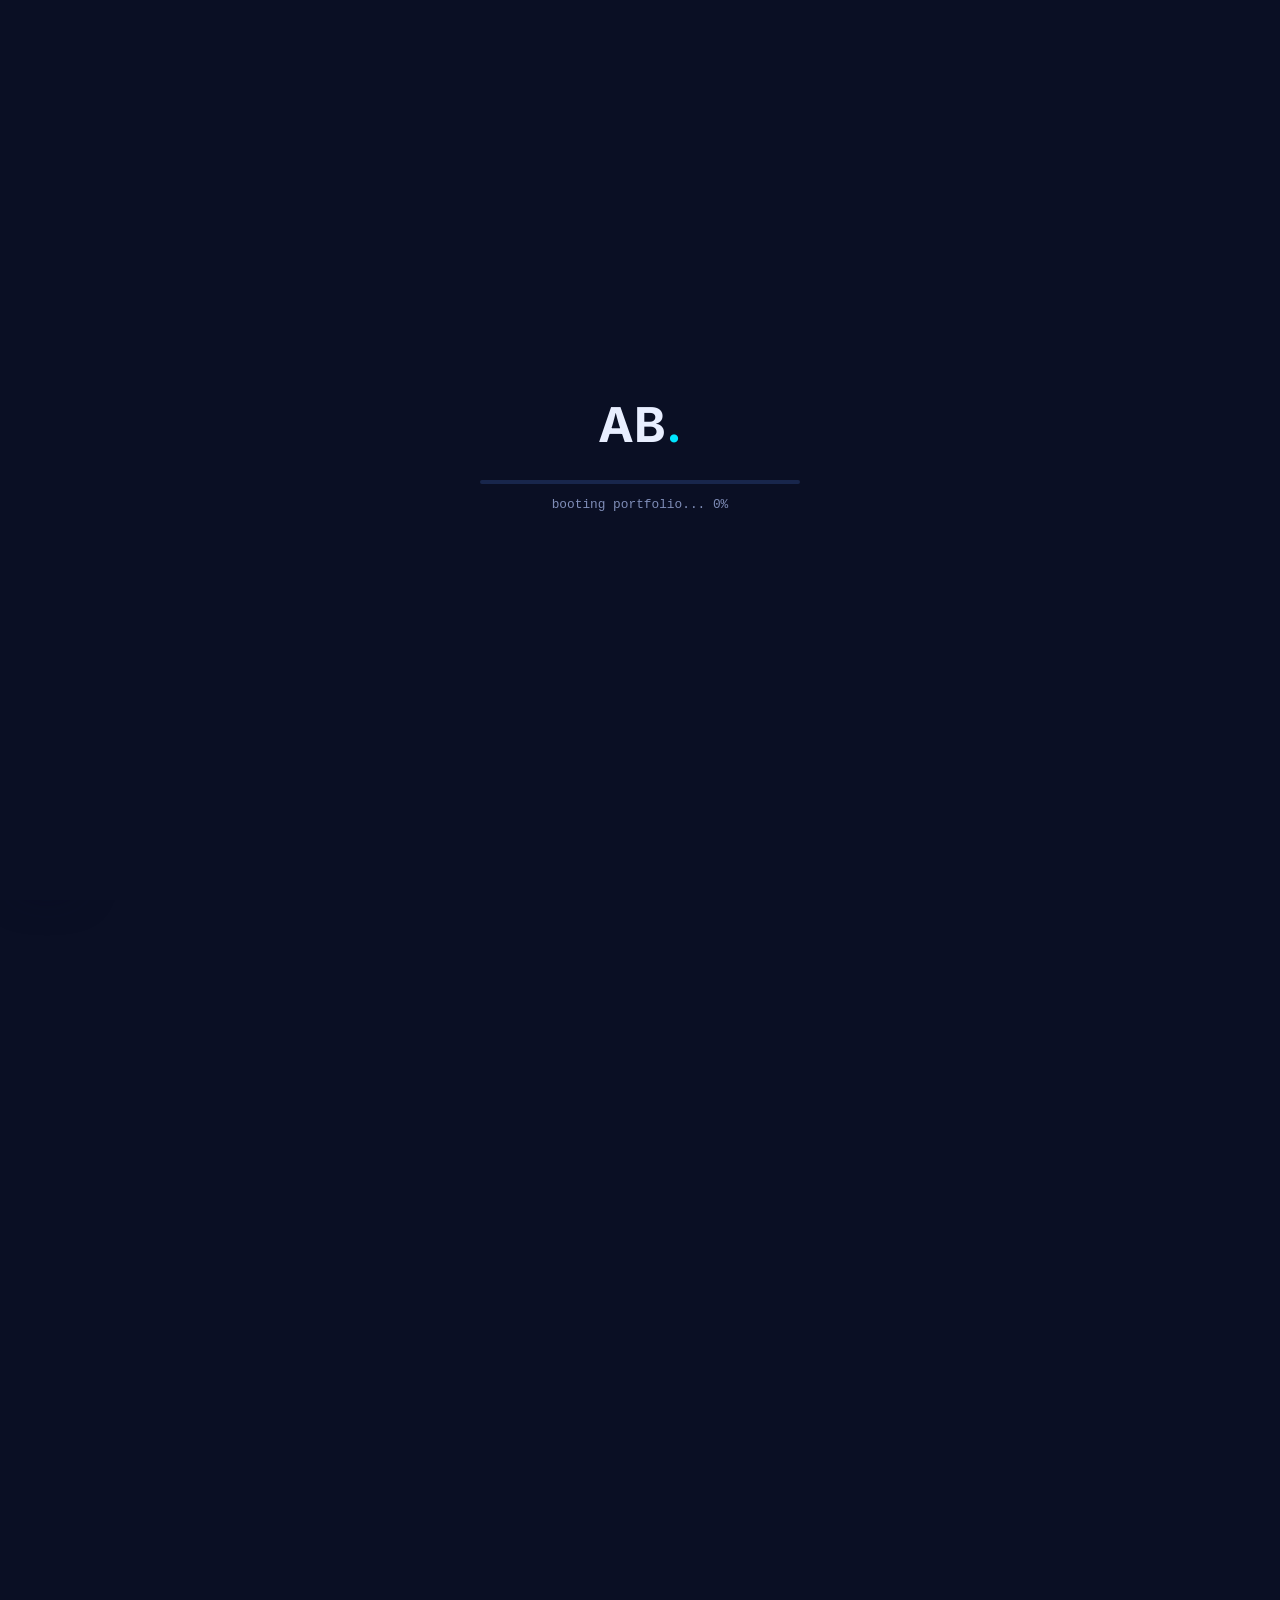
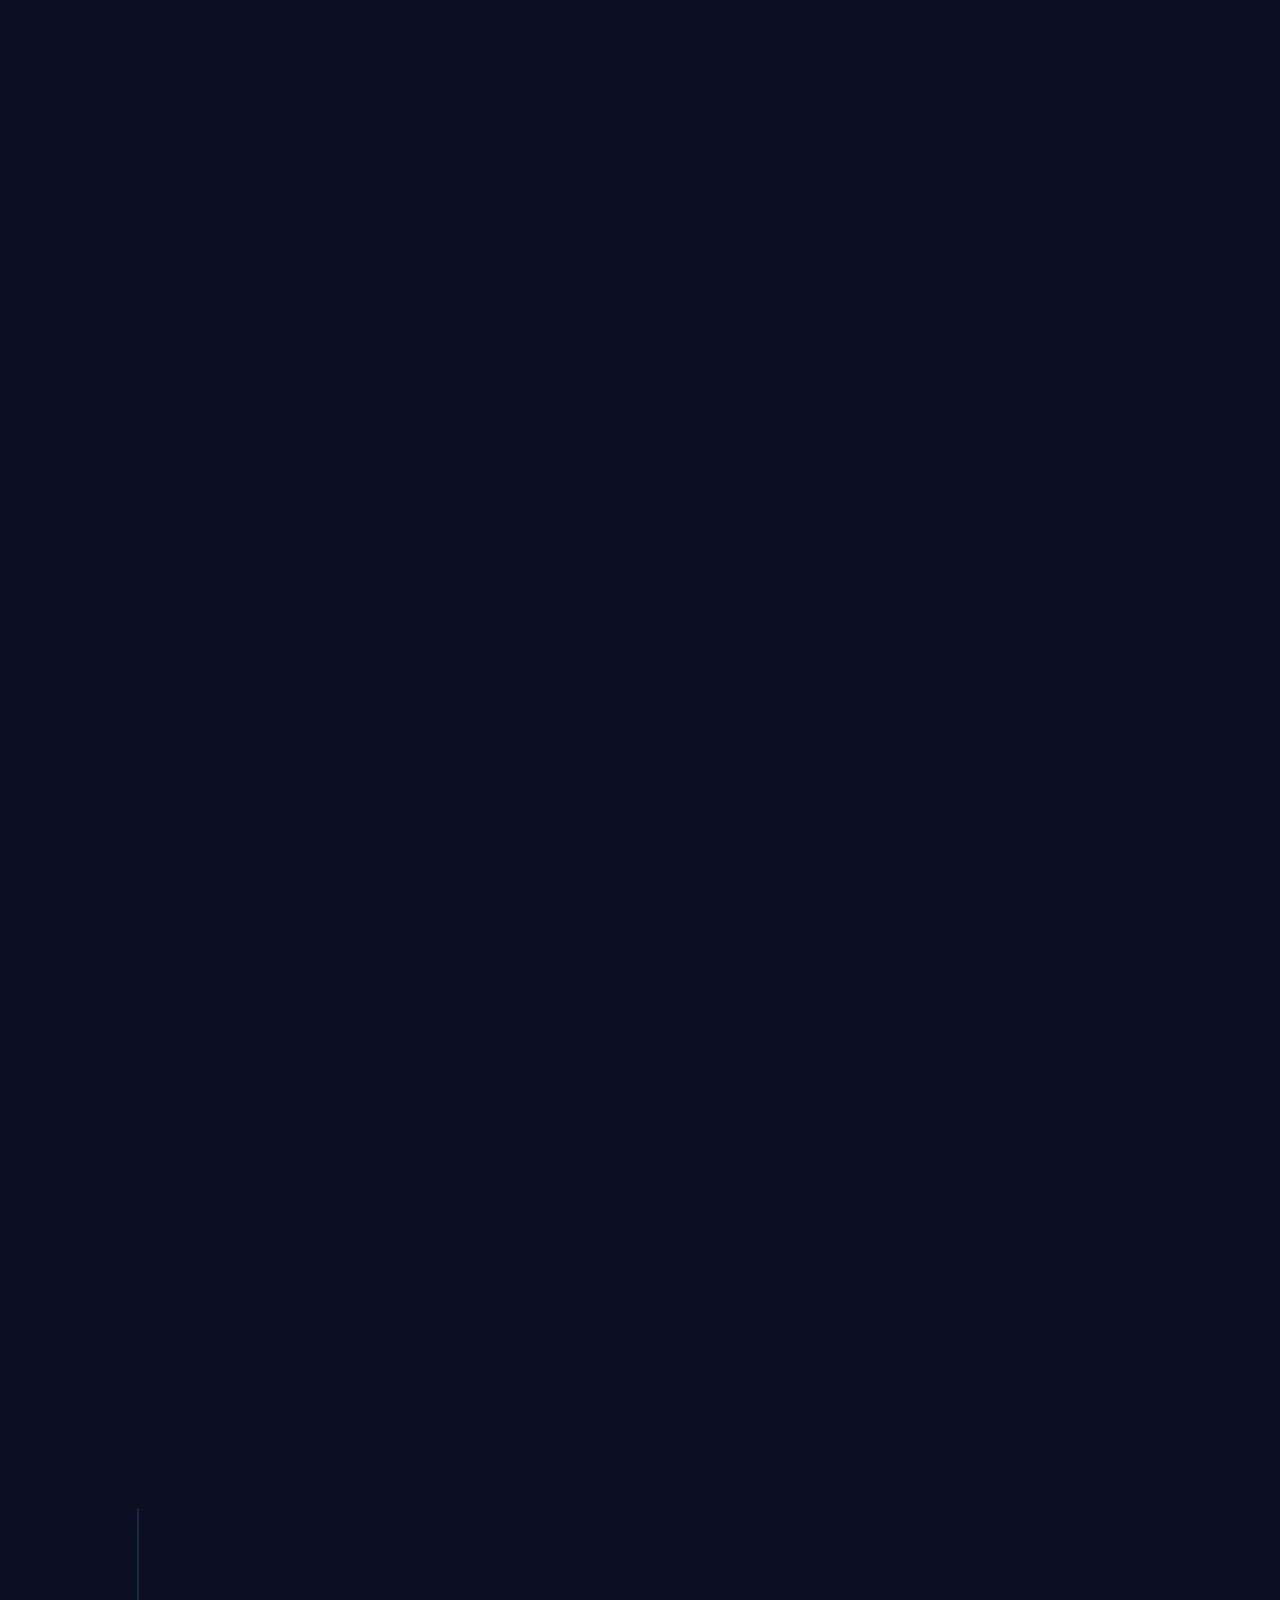
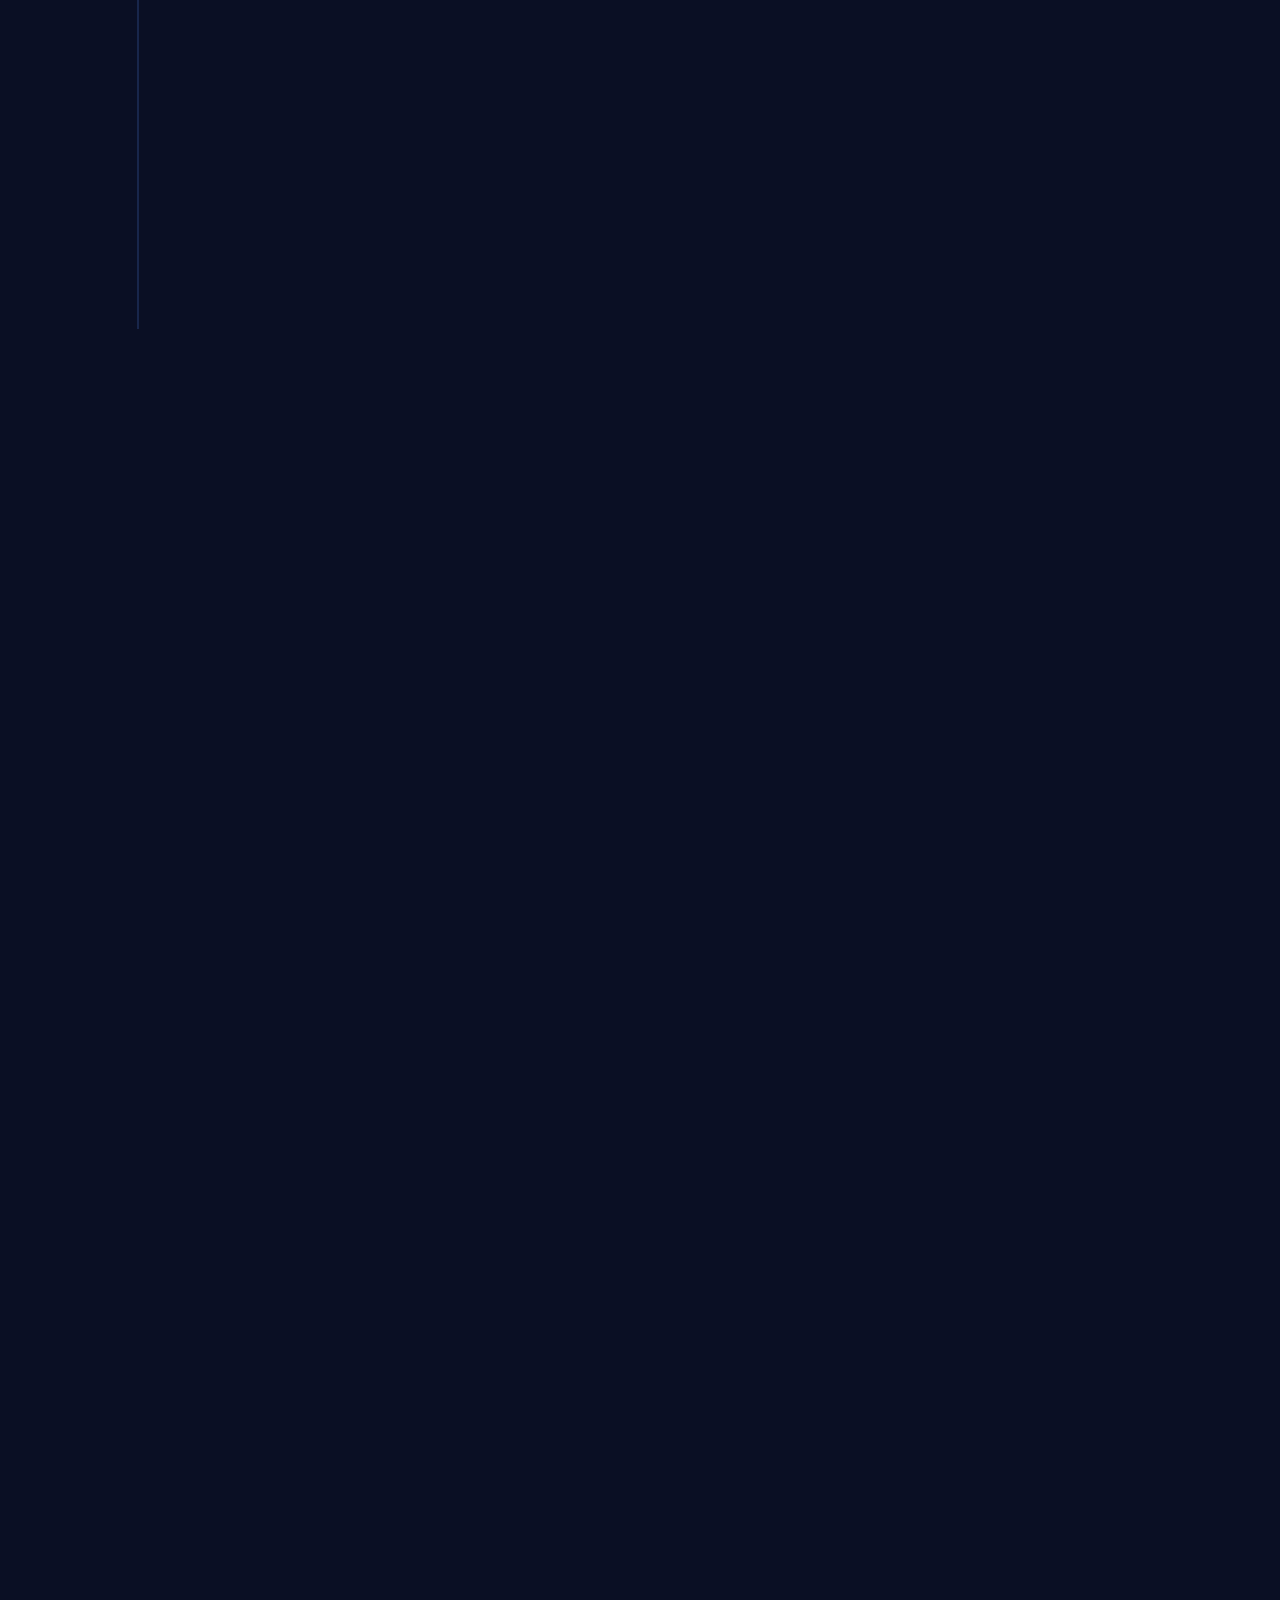
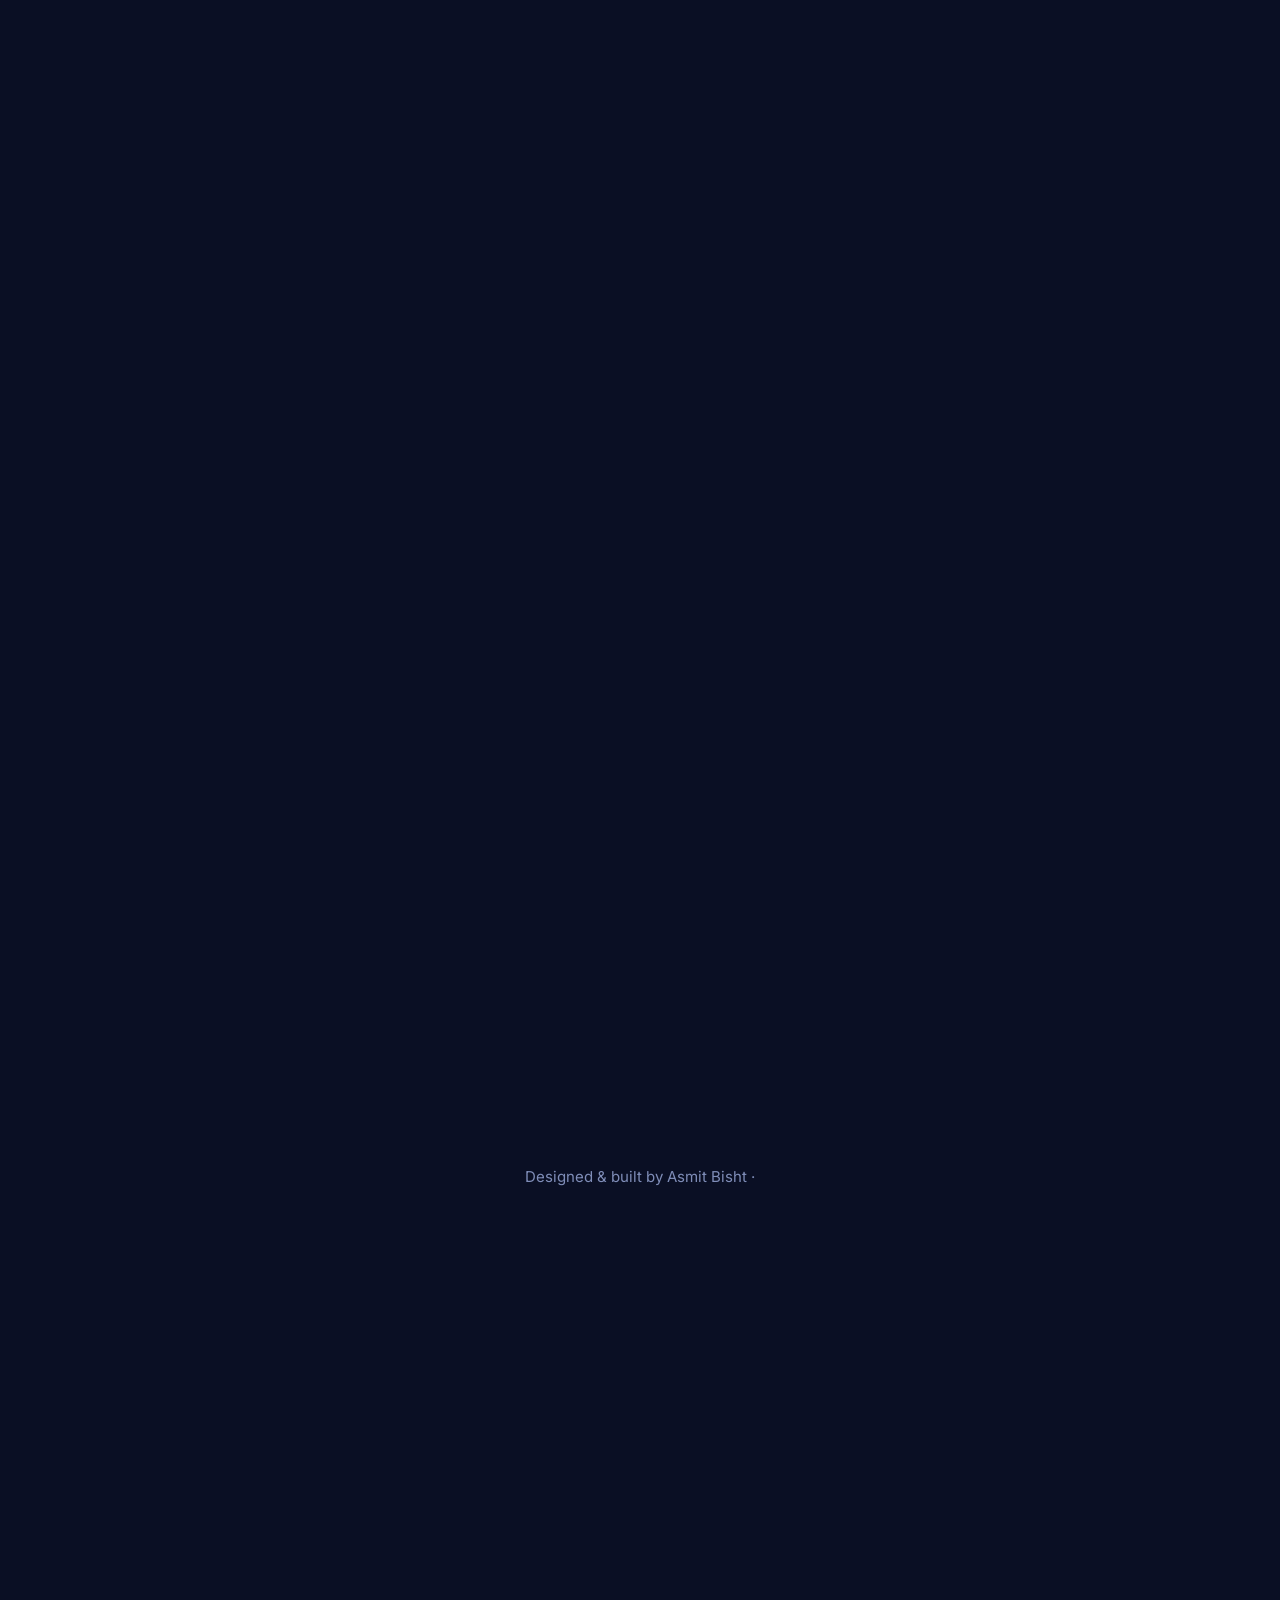
<file: index.html>
<!doctype html>
<html lang="en">
<head>
  <meta charset="UTF-8" />
  <meta name="viewport" content="width=device-width, initial-scale=1" />
  <meta name="description" content="Asmit Bisht - Computer Science (AI & Robotics) student at VIT Chennai. Python, SQL, TypeScript, Java and machine learning." />
  <title>Asmit Bisht | Portfolio</title>
  <link rel="preload" href="fonts/inter-latin-wght-normal.woff2" as="font" type="font/woff2" crossorigin media="(min-width: 769px)" />
  <link rel="preload" href="fonts/space-grotesk-latin-wght-normal.woff2" as="font" type="font/woff2" crossorigin media="(min-width: 769px)" />
  <link rel="stylesheet" href="https://cdnjs.cloudflare.com/ajax/libs/font-awesome/6.4.2/css/all.min.css" referrerpolicy="no-referrer" />
  <script>
    /* Phone vs desktop switch: phones (<= 768px) get the phone home screen; desktop is unchanged. */
    (function () {
      var narrow = window.matchMedia("(max-width: 768px)"), flag = null;
      try { flag = sessionStorage.getItem("view-desktop"); } catch (e) {}
      window.__PHONE__ = narrow.matches && flag !== "1";
      if (window.__PHONE__) document.documentElement.classList.add("phone-mode");
      var reload = function () { location.reload(); };
      if (narrow.addEventListener) narrow.addEventListener("change", reload); else if (narrow.addListener) narrow.addListener(reload);
    })();
  </script>
  <link rel="stylesheet" href="fonts.css" />
  <link rel="stylesheet" href="styles.css" />
  <link rel="stylesheet" href="type.css" />
  <link rel="stylesheet" href="spatial.css" />
  <link rel="stylesheet" href="hero.css" />
  <link rel="stylesheet" href="mobile.css" media="(max-width: 768px)" />
  <link rel="stylesheet" href="recruiter.css" />
  <link rel="stylesheet" href="music.css" />
</head>
<body class="dark" id="top">

  <!-- Preloader -->
  <div class="loader" id="loader" aria-hidden="true">
    <div class="loader__inner">
      <div class="loader__logo">AB<span>.</span></div>
      <div class="loader__bar"><div class="loader__fill" id="loader-fill"></div></div>
      <div class="loader__text mono" id="loader-text">booting portfolio... 0%</div>
    </div>
  </div>

  <div class="progress" id="progress"></div>
  <div class="cursor-glow" id="cursor-glow"></div>
  <canvas id="bg-canvas" aria-hidden="true"></canvas>

  <header class="header" id="header">
    <a href="#top" class="logo">AB<span>.</span></a>
    <nav class="nav" id="nav">
      <ul class="nav__list">
        <li><a class="nav__link" href="#about">About</a></li>
        <li><a class="nav__link" href="#experience">Experience</a></li>
        <li><a class="nav__link" href="#projects">Projects</a></li>
        <li><a class="nav__link" href="#skills">Skills</a></li>
        <li><a class="nav__link" href="#education">Education</a></li>
        <li><a class="nav__link" href="#achievements">Achievements</a></li>
        <li><a class="nav__link" href="#research">Research</a></li>
        <li><a class="nav__link" href="#contact">Contact</a></li>
      </ul>
    </nav>
    <div class="header__actions">
      <button class="icon-btn" id="cmdk-btn" aria-label="Open command palette (Ctrl+K)" title="Search (Ctrl+K)"><i class="fas fa-magnifying-glass"></i></button>
      <button class="icon-btn" id="theme-toggle" aria-label="Toggle theme"><i class="fas fa-sun"></i></button>
      <button class="icon-btn menu-btn" id="menu-btn" aria-label="Menu"><i class="fas fa-bars"></i></button>
    </div>
  </header>

  <main>
    <!-- HERO -->
    <section class="hero" id="about">
      <div class="hero__text">
        <p class="hero__hello mono reveal">&lt;hello world /&gt;</p>
        <h1 class="hero__title reveal">Hi, I&rsquo;m <span class="grad" data-glitch="Asmit Bisht">Asmit Bisht</span></h1>
        <h2 class="hero__role reveal">I build <span id="typed" class="typed"></span><span class="caret"></span></h2>
        <p class="hero__desc reveal">
          Final-year B.Tech Computer Science (AI &amp; Robotics) student at VIT Chennai.
          I work with Java, SQL and machine learning to build data-driven applications,
          and I like turning messy data into something people can actually use.
        </p>
        <div class="hero__cta reveal">
          <a href="#projects" class="btn btn--primary magnetic"><span>View Projects</span><i class="fas fa-arrow-right"></i></a>
          <a href="https://drive.google.com/file/d/1a-dny1H9XHqNxDMo3nl0PZ57saBiGXLK/view" target="_blank" rel="noopener" class="btn btn--outline magnetic"><span>Resume</span><i class="fas fa-download"></i></a>          <a href="https://github.com/Asmitcod" target="_blank" rel="noopener" class="social magnetic" aria-label="GitHub"><i class="fab fa-github"></i></a>
          <a href="https://www.linkedin.com/in/asmit-bisht-a09682293" target="_blank" rel="noopener" class="social magnetic" aria-label="LinkedIn"><i class="fab fa-linkedin"></i></a>
        </div>
      </div>

      <div class="hero__visual reveal">
        <div class="poster">
          <span class="poster__word" aria-hidden="true">BUILD</span>
          <span class="poster__halo" aria-hidden="true"><i class="poster__sweep"></i></span>
          <span class="poster__floor" aria-hidden="true"></span>
          <button class="flip" id="flip" type="button" aria-pressed="false" aria-label="Flip photo to see my Minecraft avatar">
            <span class="flip__inner">
              <img src="as-hero.webp" alt="Asmit Bisht" class="flip__face flip__front" loading="lazy" decoding="async" />
              <img src="avatar.webp" alt="Minecraft avatar of Asmit" class="flip__face flip__back" loading="lazy" />
            </span>
            <span class="flip__hint" id="flip-hint">click me</span>
          </button>
          <span class="nameplate"><i></i><b id="hero-time">Chennai</b></span>
          <div class="stats reveal">
            <div class="stat"><div class="stat__row"><span class="stat__pre">Top</span><span class="stat__num" data-count="100">0</span></div><p>of 864 teams<br />Smart India Hackathon &rsquo;25</p></div>
            <div class="stat"><div class="stat__row"><span class="stat__pre">Top</span><span class="stat__num" data-count="65">0</span></div><p>nationally<br />Devshouse &rsquo;25</p></div>
            <div class="stat"><div class="stat__row"><span class="stat__num" data-count="4">0</span><span class="stat__plus">+</span></div><p>projects<br />shipped</p></div>
          </div>
        </div>
      </div>
      <a href="#experience" class="scroll-hint" aria-label="Scroll down"><span></span></a>
    </section>

    <!-- EXPERIENCE -->
    <section class="section" id="experience">
      <h2 class="section__title reveal"><span class="mono">01.</span> Experience</h2>
      <div class="card exp reveal tilt">
        <div class="exp__head">
          <div>
            <h3>Software Engineering Intern</h3>
            <p class="muted">Sankalp Sewa Sansthan &middot; Remote</p>
          </div>
          <span class="pill">25 May 2025 &ndash; 20 Jun 2025</span>
        </div>
        <p>Completed a remote summer internship contributing to the organization&rsquo;s web presence and software development tasks.</p>
      </div>
    </section>

    <!-- PROJECTS -->
    <section class="section" id="projects">
      <h2 class="section__title reveal"><span class="mono">02.</span> Projects</h2>
      <div class="grid grid--2">

        <article class="card project reveal tilt" data-project-id="edumadad">
          <div class="project__top">
            <i class="fas fa-graduation-cap project__icon"></i>
            <span class="pill">Devshouse 2025</span>
          </div>
          <h3>EduMadad &mdash; Student Loan Assistance Portal</h3>
          <p>Ranked Top 65 nationally at the GDG VIT Chennai hackathon. A web portal that helps students from economically weaker sections discover and access higher-education financing options.</p>
          <ul class="tags"><li>Web Portal</li><li>PostgreSQL</li><li>Gemini AI</li></ul>
          <a href="https://github.com/Asmitcod/EduMadad" target="_blank" rel="noopener" class="project__link"><i class="fab fa-github"></i> Source</a>
        </article>

        <article class="card project reveal tilt" data-project-id="aquajeevan">
          <div class="project__top">
            <i class="fas fa-droplet project__icon"></i>
            <span class="pill">Smart India Hackathon 2025</span>
          </div>
          <h3>AquaJeevan &mdash; Smart Health &amp; Water Surveillance</h3>
          <p>Ranked Top 100 of 864 teams. An AI/ML and IoT solution using sensor nodes to predict and prevent water-borne diseases in rural India. Led the first hardware-software integration, feeding embedded sensor streams into ML inference models.</p>
          <ul class="tags"><li>AI/ML</li><li>IoT</li><li>Supabase</li><li>Python</li></ul>
        </article>

        <article class="card project reveal tilt" data-project-id="accessmap">
          <div class="project__top">
            <i class="fas fa-universal-access project__icon"></i>
            <span class="pill">Full-stack application</span>
          </div>
          <h3>AccessMap &mdash; Accessibility Map</h3>
          <p>A community-powered map for Delhi that helps people find accessibility information about entrances, lifts, ramps and restrooms, with reporting and moderation workflows.</p>
          <ul class="tags"><li>React</li><li>TypeScript</li><li>Spring Boot</li><li>PostgreSQL</li></ul>
          <a href="https://github.com/Asmitcod/accessmap" target="_blank" rel="noopener" class="project__link"><i class="fab fa-github"></i> Source</a>
        </article>

        <article class="card project reveal tilt" data-project-id="failure-triage">
          <div class="project__top">
            <i class="fas fa-triangle-exclamation project__icon"></i>
            <span class="pill">Developer tooling</span>
          </div>
          <h3>Failure Triage Assistant</h3>
          <p>A GitHub Actions failure-triage assistant that collects and sanitizes workflow evidence, classifies common failure patterns and presents actionable debugging guidance.</p>
          <ul class="tags"><li>Next.js</li><li>TypeScript</li><li>PostgreSQL</li><li>GitHub Actions</li></ul>
          <a href="https://github.com/Asmitcod/failwise" target="_blank" rel="noopener" class="project__link"><i class="fab fa-github"></i> Source</a>
        </article>

      </div>
    
      <div class="gh reveal" id="gh">
        <h3 class="gh__title"><i class="fab fa-github"></i> Latest from GitHub
          <a href="https://github.com/Asmitcod?tab=repositories" target="_blank" rel="noopener">View all &rarr;</a>
        </h3>
        <ol class="gh__history mono" id="gh-history" aria-label="Latest GitHub commits"></ol>
        <p class="gh__status" id="gh-status" role="status" aria-live="polite">Loading GitHub history...</p>
      </div>
    </section>

    <!-- SKILLS -->
    <section class="section" id="skills">
      <h2 class="section__title reveal"><span class="mono">03.</span> Skills</h2>
      <p class="constellation__hint reveal">A few things I like building with. Pick a skill to see it in action.</p>
      <div class="skill-clusters" id="skill-constellation">
        <article class="card skill-cluster reveal">
          <div class="skill-cluster__head"><div><span class="skill-cluster__eyebrow">01 / foundation</span><h3>Languages</h3><p>The building blocks</p></div><i class="fas fa-code"></i></div>
          <div class="skill-cluster__network">
            <svg class="constellation__lines" aria-hidden="true"></svg>
            <div class="constellation__nodes">
              <button class="skill-node" type="button" data-skill="Python" data-projects="aquajeevan"><span>Python</span></button>
              <button class="skill-node" type="button" data-skill="Java" data-projects=""><span>Java</span></button>
              <button class="skill-node" type="button" data-skill="C" data-projects=""><span>C</span></button>
              <button class="skill-node" type="button" data-skill="C++" data-projects=""><span>C++</span></button>
              <button class="skill-node" type="button" data-skill="SQL" data-projects="edumadad accessmap failure-triage"><span>SQL</span></button>
              <button class="skill-node" type="button" data-skill="Bash" data-projects=""><span>Bash</span></button>
            </div>
          </div>
        </article>
        <article class="card skill-cluster reveal">
          <div class="skill-cluster__head"><div><span class="skill-cluster__eyebrow">02 / intelligence</span><h3>AI &amp; ML</h3><p>Learning, reasoning, inference</p></div><i class="fas fa-brain"></i></div>
          <div class="skill-cluster__network">
            <svg class="constellation__lines" aria-hidden="true"></svg>
            <div class="constellation__nodes">
              <button class="skill-node" type="button" data-skill="Machine Learning" data-projects="aquajeevan"><span>Machine Learning</span></button>
              <button class="skill-node" type="button" data-skill="Agentic AI" data-projects=""><span>Agentic AI</span></button>
              <button class="skill-node" type="button" data-skill="ML Inference" data-projects="aquajeevan"><span>ML Inference</span></button>
            </div>
          </div>
        </article>
        <article class="card skill-cluster reveal">
          <div class="skill-cluster__head"><div><span class="skill-cluster__eyebrow">03 / interface</span><h3>Web development</h3><p>From endpoint to experience</p></div><i class="fas fa-globe"></i></div>
          <div class="skill-cluster__network">
            <svg class="constellation__lines" aria-hidden="true"></svg>
            <div class="constellation__nodes">
              <button class="skill-node" type="button" data-skill="React" data-projects="accessmap"><span>React</span></button>
              <button class="skill-node" type="button" data-skill="TypeScript" data-projects="accessmap failure-triage"><span>TypeScript</span></button>
              <button class="skill-node" type="button" data-skill="Spring Boot" data-projects="accessmap"><span>Spring Boot</span></button>
              <button class="skill-node" type="button" data-skill="Next.js" data-projects="failure-triage"><span>Next.js</span></button>
              <button class="skill-node" type="button" data-skill="REST APIs" data-projects=""><span>REST APIs</span></button>
              <button class="skill-node" type="button" data-skill="HTML5" data-projects="edumadad"><span>HTML5</span></button>
              <button class="skill-node" type="button" data-skill="CSS3" data-projects="edumadad"><span>CSS3</span></button>
              <button class="skill-node" type="button" data-skill="Responsive UI" data-projects="edumadad"><span>Responsive UI</span></button>
            </div>
          </div>
        </article>
        <article class="card skill-cluster reveal">
          <div class="skill-cluster__head"><div><span class="skill-cluster__eyebrow">04 / insight</span><h3>Data &amp; storage</h3><p>Making information useful</p></div><i class="fas fa-database"></i></div>
          <div class="skill-cluster__network">
            <svg class="constellation__lines" aria-hidden="true"></svg>
            <div class="constellation__nodes">
              <button class="skill-node" type="button" data-skill="PostgreSQL" data-projects="edumadad accessmap failure-triage"><span>PostgreSQL</span></button>
              <button class="skill-node" type="button" data-skill="AWS DynamoDB" data-projects=""><span>AWS DynamoDB</span></button>
              <button class="skill-node" type="button" data-skill="Schema Design" data-projects="aquajeevan edumadad accessmap failure-triage"><span>Schema Design</span></button>
              <button class="skill-node" type="button" data-skill="Data Preprocessing" data-projects="aquajeevan"><span>Data Preprocessing</span></button>
              <button class="skill-node" type="button" data-skill="Data Analysis" data-projects="failure-triage"><span>Data Analysis</span></button>
              <button class="skill-node" type="button" data-skill="Data Visualization" data-projects=""><span>Data Visualization</span></button>
            </div>
          </div>
        </article>
        <article class="card skill-cluster reveal">
          <div class="skill-cluster__head"><div><span class="skill-cluster__eyebrow">05 / infrastructure</span><h3>Cloud &amp; workflow</h3><p>Tools that keep things moving</p></div><i class="fas fa-cloud"></i></div>
          <div class="skill-cluster__network">
            <svg class="constellation__lines" aria-hidden="true"></svg>
            <div class="constellation__nodes">
              <button class="skill-node" type="button" data-skill="AWS" data-projects=""><span>AWS</span></button>
              <button class="skill-node" type="button" data-skill="Git" data-projects=""><span>Git</span></button>
              <button class="skill-node" type="button" data-skill="GitHub" data-projects=""><span>GitHub</span></button>
              <button class="skill-node" type="button" data-skill="GitHub Actions" data-projects="failure-triage"><span>GitHub Actions</span></button>
              <button class="skill-node" type="button" data-skill="QStash" data-projects="failure-triage"><span>QStash</span></button>
              <button class="skill-node" type="button" data-skill="Vercel" data-projects="failure-triage"><span>Vercel</span></button>
              <button class="skill-node" type="button" data-skill="Git Bash" data-projects=""><span>Git Bash</span></button>
              <button class="skill-node" type="button" data-skill="Bash Scripting" data-projects=""><span>Bash Scripting</span></button>
            </div>
          </div>
        </article>
        <article class="card skill-cluster reveal">
          <div class="skill-cluster__head"><div><span class="skill-cluster__eyebrow">06 / real world</span><h3>Robotics &amp; IoT</h3><p>Software meets the physical world</p></div><i class="fas fa-microchip"></i></div>
          <div class="skill-cluster__network">
            <svg class="constellation__lines" aria-hidden="true"></svg>
            <div class="constellation__nodes">
              <button class="skill-node" type="button" data-skill="ROS" data-projects=""><span>ROS</span></button>
              <button class="skill-node" type="button" data-skill="Raspberry Pi" data-projects=""><span>Raspberry Pi</span></button>
              <button class="skill-node" type="button" data-skill="Sensor Integration" data-projects="aquajeevan"><span>Sensor Integration</span></button>
            </div>
          </div>
        </article>
      </div>
    </section>

    <!-- EDUCATION / TIMELINE -->
    <section class="section" id="education">
      <h2 class="section__title reveal"><span class="mono">04.</span> Education</h2>
      <div class="timeline">
        <div class="timeline__line"><div class="timeline__fill" id="timeline-fill"></div></div>
        <div class="timeline__item reveal">
          <div class="timeline__dot"></div>
          <div class="card">
            <span class="pill">Aug 2023 &ndash; Jul 2027</span>
            <h3>B.Tech, Computer Science (AI &amp; Robotics)</h3>
            <p class="muted">VIT University, Chennai Campus</p>
            <p>Coursework: Data Structures and Algorithms, DBMS, Computer Networks, Operating Systems, Computer Architecture.</p>
          </div>
        </div>
        <div class="timeline__item reveal">
          <div class="timeline__dot"></div>
          <div class="card">
            <span class="pill">Completed 2023</span>
            <h3>Senior Secondary Education</h3>
            <p class="muted">St. Joseph&rsquo;s Convent School, Kotdwara</p>
            <p>Percentage: 88%</p>
          </div>
        </div>
      </div>
    </section>

    <!-- ACHIEVEMENTS -->
    <section class="section" id="achievements">
      <h2 class="section__title reveal"><span class="mono">05.</span> Achievements &amp; Certifications</h2>
      <div class="grid grid--3">
        <div class="card ach reveal tilt"><i class="fas fa-trophy"></i><h3>Smart India Hackathon 2025</h3><p>Ranked Top 100 out of 864 teams with AquaJeevan.</p></div>
        <div class="card ach reveal tilt"><i class="fas fa-medal"></i><h3>Devshouse 2025</h3><p>Top 65 nationally at the GDG VIT Chennai hackathon with EduMadad.</p></div>
        <div class="card ach reveal tilt">
  <i class="fas fa-certificate"></i>
  <h3>Building AI Agents with Agentic AI</h3>
  <p>IBM (Cognitive Class) certification.</p>
  <a href="https://courses.ibmcep.cognitiveclass.ai/certificates/309f0a4d4d7642dc80aebb8b332074c9" target="_blank" rel="noopener" class="project__link">
    <i class="fas fa-up-right-from-square"></i> View Certificate
  </a>
</div>
      </div>
    </section>

    <!-- RESEARCH -->
    <section class="section" id="research">
      <h2 class="section__title reveal"><span class="mono">06.</span> Research</h2>
      <div class="card exp reveal tilt">
        <div class="exp__head">
          <div>
            <h3>Gamification of Fintech: Unveiling the Psychological Strategies of Fintech Apps</h3>
            <p class="muted">March 2024</p>
          </div>
          <i class="fas fa-microscope exp__icon"></i>
        </div>
        <p>Explores how modern fintech apps use psychological principles such as loss aversion, social validation and reward systems to influence user behavior and drive impulsive financial decisions. It looks at gamification elements like cashback, scratch cards and casino-like visual cues, how these techniques evolved, and recommendations for individual awareness and policy-level interventions.</p>
      </div>
    </section>

    <!-- BEYOND CODE -->
    <section class="section" id="beyond-code">
      <h2 class="section__title reveal"><span class="mono">07.</span> Beyond Code</h2>
      <p class="section__desc reveal">A little visual diary for everything that doesn&rsquo;t fit in a commit.</p>
      <div class="beyond-gallery card reveal">
        <div class="beyond-gallery__copy">
          <span class="beyond-gallery__eyebrow"><i class="fas fa-circle"></i> VISUAL DIARY &middot; 08 FRAMES</span>
          <h3>Life,<br /><span>between the lines.</span></h3>
          <p>Small details, passing moments, and scenes worth keeping. A collection still in progress.</p>
          <a href="gallery.html" class="btn btn--outline magnetic"><span>Explore the gallery</span><i class="fas fa-arrow-right"></i></a>
          <span class="beyond-gallery__note mono">SHOT, KEPT, REMEMBERED</span>
        </div>
        <a href="gallery.html" class="beyond-gallery__preview" aria-label="Explore all photographs in the gallery">
          <figure class="beyond-gallery__frame beyond-gallery__frame--hero"><img src="im7.png" alt="A person watching the sun set behind a mountain range" loading="lazy" /></figure>
          <figure class="beyond-gallery__frame"><img src="im8.png" alt="A rainbow glowing above a campus building after rain" loading="lazy" /></figure>
          <figure class="beyond-gallery__frame"><img src="im6.jpg" alt="Golden storm clouds gathering over the city at dusk" loading="lazy" /></figure>
          <div class="beyond-gallery__filmstrip" aria-hidden="true">
            <img src="im4.jpg" alt="" loading="lazy" />
            <img src="im5.jpg" alt="" loading="lazy" />
            <span>+ MORE IN THE GALLERY <i class="fas fa-arrow-up-right-from-square"></i></span>
          </div>
          <span class="beyond-gallery__stamp mono">AB / PHOTO LOG</span>
        </a>
      </div>
      <div id="beyond-music" class="beyond-music card reveal" aria-label="On Repeat: music player"></div>
    </section>

    <!-- CONTACT -->
    <section class="section" id="contact">
      <h2 class="section__title reveal"><span class="mono">08.</span> Get In Touch</h2>
      <div class="card contact reveal">
        <form id="contact-form" action="https://formspree.io/f/mkgrjqqv" method="POST">
          <div class="form-row">
            <div class="field"><input type="text" id="name" name="name" placeholder=" " required /><label for="name">Name</label></div>
            <div class="field"><input type="email" id="email" name="email" placeholder=" " required /><label for="email">Email</label></div>
          </div>
          <div class="field"><input type="text" id="subject" name="subject" placeholder=" " /><label for="subject">Subject</label></div>
          <div class="field"><textarea id="message" name="message" rows="5" placeholder=" " required></textarea><label for="message">Message</label></div>
          <div class="contact__actions">
            <button type="submit" class="btn btn--primary magnetic"><span>Send Message</span><i class="fas fa-paper-plane"></i></button>
            <a href="https://mail.google.com/mail/?view=cm&fs=1&to=bishtasmit15@gmail.com" target="_blank" rel="noopener" class="btn btn--outline magnetic"><span>Email me</span></a>
          </div>
          <div id="form-status" role="status"></div>
        </form>
      </div>
    </section>
  </main>

  <footer class="footer">
    <p>Designed &amp; built by Asmit Bisht &middot; <span id="year"></span></p>
  </footer>

  <a href="#top" class="to-top" id="to-top" aria-label="Scroll to top"><i class="fas fa-arrow-up"></i></a>
  <div class="cmdk" id="cmdk" role="dialog" aria-modal="true" aria-label="Command palette" aria-hidden="true">
    <div class="cmdk__box">
      <div class="cmdk__search">
        <i class="fas fa-magnifying-glass"></i>
        <input id="cmdk-input" placeholder="Type a command or search..." autocomplete="off" spellcheck="false" />
        <kbd>Esc</kbd>
      </div>
      <ul class="cmdk__list" id="cmdk-list" role="listbox"></ul>
      <div class="cmdk__foot"><span><kbd>&uarr;</kbd><kbd>&darr;</kbd> navigate</span><span><kbd>Enter</kbd> run</span><span><kbd>Ctrl</kbd>+<kbd>K</kbd> toggle</span></div>
    </div>
  </div>
  <button class="term-fab" id="term-fab" aria-label="Open terminal">&gt;_</button>

<div class="term" id="term" role="dialog" aria-label="Terminal" aria-hidden="true">
  <div class="term-bar">
    <span class="dot r"></span><span class="dot y"></span><span class="dot g"></span>
    <span class="term-title">visitor@asmit:~</span>
    <button id="term-close" aria-label="Close terminal">&times;</button>
  </div>
  <div class="term-body" id="term-body"></div>
  <label class="term-row">
    <span class="term-prompt">visitor@asmit:~$</span>
    <input id="term-input" autocomplete="off" autocapitalize="off" spellcheck="false" />
  </label>
</div>
  <script>
    if (window.__PHONE__) {
      document.write('<scr' + 'ipt src="mobile.js"></scr' + 'ipt>');
    } else {
      document.write('<scr' + 'ipt src="script.js"></scr' + 'ipt>');
      document.write('<scr' + 'ipt src="spatial.js"></scr' + 'ipt>');
      document.write('<scr' + 'ipt src="recruiter.js"></scr' + 'ipt>');
      document.write('<scr' + 'ipt src="music.js"></scr' + 'ipt>');
      if (window.matchMedia("(max-width: 768px)").matches) {
        /* small phone-sized screen viewing the desktop site on purpose: offer a way back */
        var back = document.createElement("button");
        back.textContent = "\uD83D\uDCF1 Phone version";
        back.style.cssText = "position:fixed;left:50%;bottom:14px;transform:translateX(-50%);z-index:1500;padding:8px 16px;border-radius:999px;border:1px solid rgba(92,142,255,.5);background:#0a0f24;color:#e8eeff;font:500 13px Poppins,sans-serif;cursor:pointer";
        back.onclick = function () { try { sessionStorage.removeItem("view-desktop"); } catch (e) {} location.reload(); };
        document.body.appendChild(back);
      }
    }
  </script>
</body>
</html>
</file>
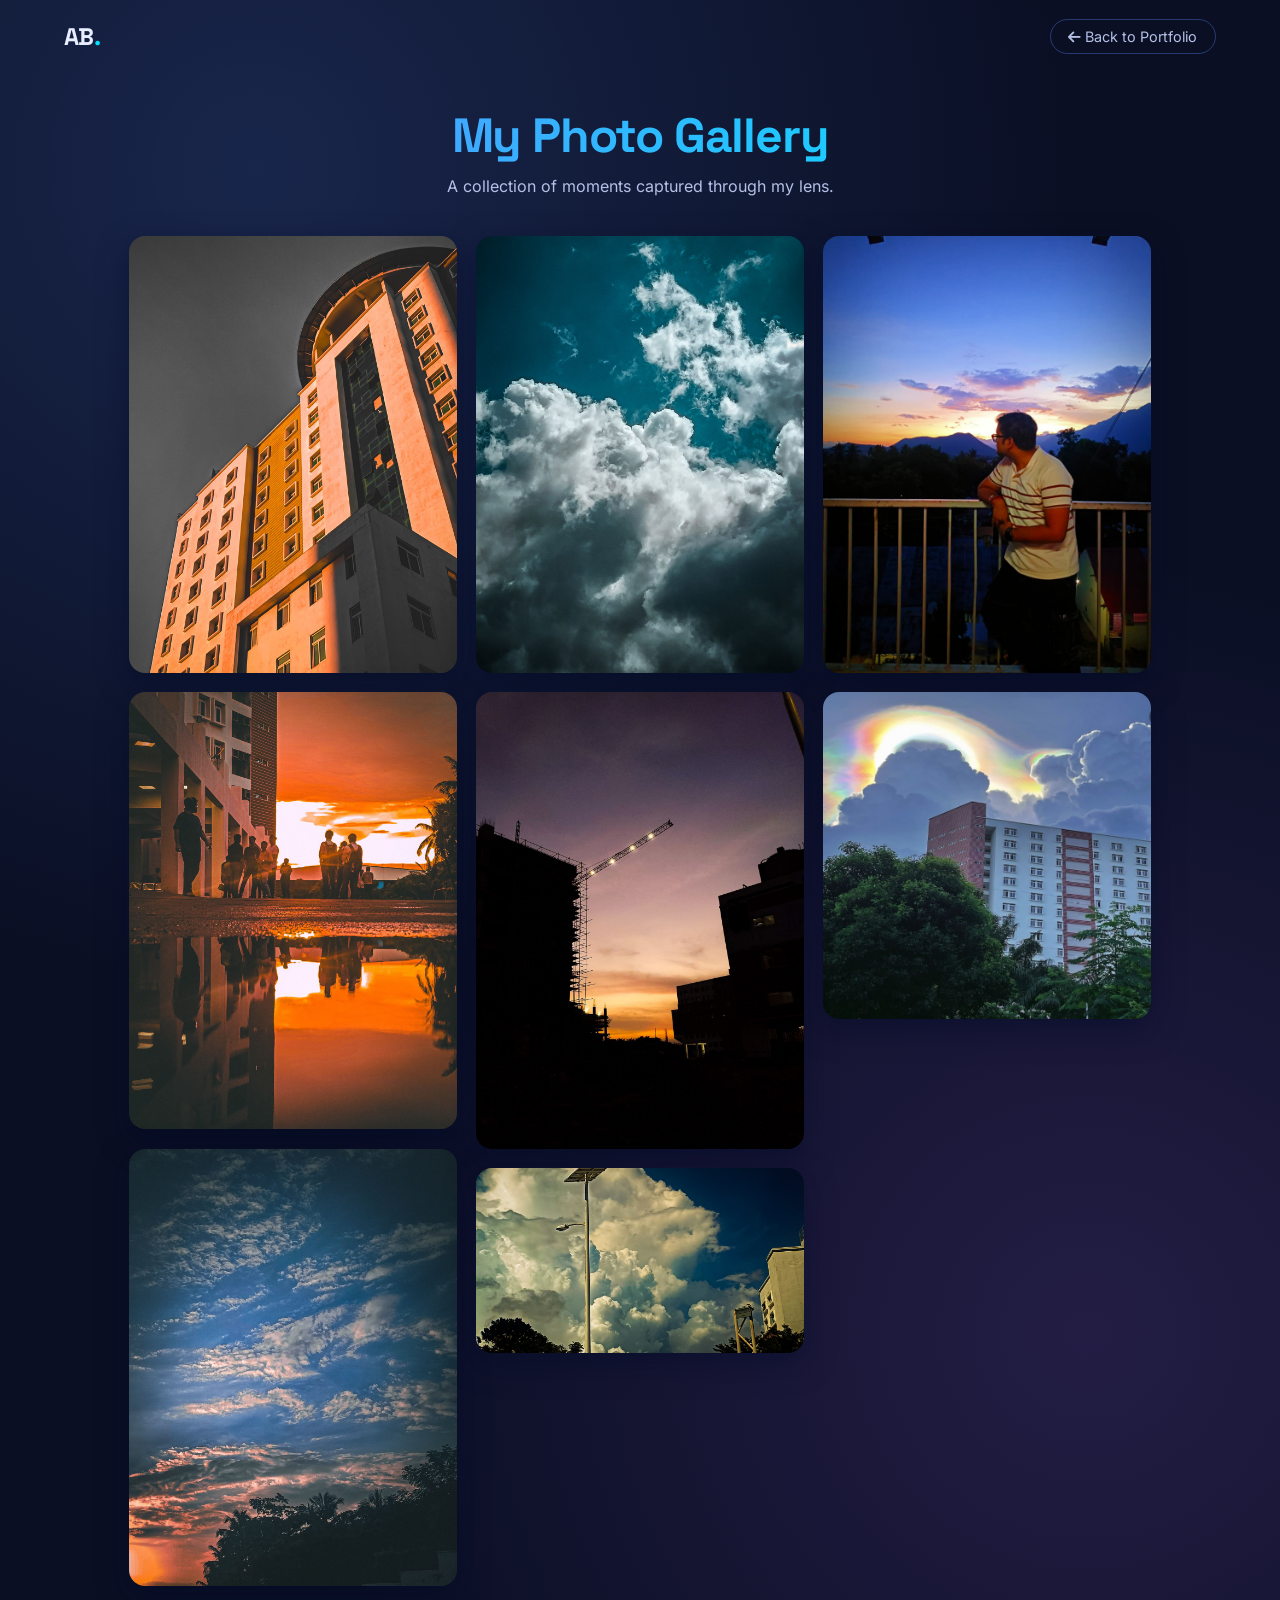
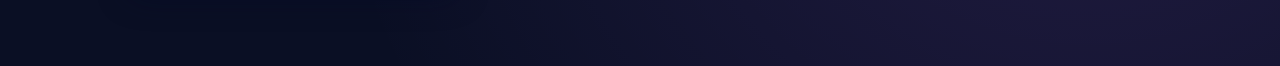
<file: gallery.html>
<!DOCTYPE html>
<html lang="en">
<head>
  <meta charset="UTF-8">
  <meta name="viewport" content="width=device-width, initial-scale=1">
  <title>Photo Gallery - Asmit Bisht</title>
  <link rel="stylesheet" href="fonts.css">
  <link rel="stylesheet" href="https://cdnjs.cloudflare.com/ajax/libs/font-awesome/6.4.2/css/all.min.css" referrerpolicy="no-referrer">
  <link rel="stylesheet" href="gallery.css">
</head>
<body>
  <header class="top">
    <a href="index.html" class="logo">AB<span>.</span></a>
    <a href="index.html#beyond-code" class="back"><i class="fas fa-arrow-left"></i> Back to Portfolio</a>
  </header>

  <main>
    <h1 class="title">My Photo Gallery</h1>
    <p class="sub">A collection of moments captured through my lens.</p>

    <div class="grid" id="grid">
      <figure class="item"><img src="im1.jpg" alt="Photo 1" loading="lazy"></figure>
      <figure class="item"><img src="im2.jpg" alt="Photo 2" loading="lazy"></figure>
      <figure class="item"><img src="im3.jpg" alt="Photo 3" loading="lazy"></figure>
      <figure class="item"><img src="im4.jpg" alt="Photo 4" loading="lazy"></figure>
      <figure class="item"><img src="im5.jpg" alt="Photo 5" loading="lazy"></figure>
      <figure class="item"><img src="im6.jpg" alt="Golden storm clouds gathering over the city at dusk" loading="lazy"></figure>
      <figure class="item"><img src="im7.png" alt="A person watching the sun set behind a mountain range" loading="lazy"></figure>
      <figure class="item"><img src="im8.png" alt="A rainbow glowing above a campus building after rain" loading="lazy"></figure>
    </div>
  </main>

  <div class="lightbox" id="lightbox" aria-hidden="true">
    <button class="lb-btn lb-close" aria-label="Close"><i class="fas fa-times"></i></button>
    <button class="lb-btn lb-prev" aria-label="Previous"><i class="fas fa-chevron-left"></i></button>
    <img id="lb-img" alt="">
    <button class="lb-btn lb-next" aria-label="Next"><i class="fas fa-chevron-right"></i></button>
    <div class="lb-count" id="lb-count"></div>
  </div>

  <script>
    const items = [...document.querySelectorAll('.item')];
    const lb = document.getElementById('lightbox'), lbImg = document.getElementById('lb-img'), count = document.getElementById('lb-count');
    let idx = 0;

    // staggered reveal on scroll
    const io = new IntersectionObserver((es) => es.forEach(e => {
      if (e.isIntersecting) { e.target.classList.add('in'); io.unobserve(e.target); }
    }), { threshold: .15 });
    items.forEach((el, i) => { el.style.transitionDelay = (i % 3) * 0.1 + 's'; io.observe(el); });

    function show(i) {
      idx = (i + items.length) % items.length;
      const img = items[idx].querySelector('img');
      lbImg.classList.remove('swap');
      void lbImg.offsetWidth;
      lbImg.src = img.src; lbImg.alt = img.alt; lbImg.classList.add('swap');
      count.textContent = (idx + 1) + ' / ' + items.length;
    }
    function open(i) { show(i); lb.classList.add('open'); lb.setAttribute('aria-hidden', 'false'); document.body.style.overflow = 'hidden'; }
    function close() { lb.classList.remove('open'); lb.setAttribute('aria-hidden', 'true'); document.body.style.overflow = ''; }

    items.forEach((el, i) => el.addEventListener('click', () => open(i)));
    lb.querySelector('.lb-close').onclick = close;
    lb.querySelector('.lb-prev').onclick = () => show(idx - 1);
    lb.querySelector('.lb-next').onclick = () => show(idx + 1);
    lb.addEventListener('click', e => { if (e.target === lb) close(); });
    document.addEventListener('keydown', e => {
      if (!lb.classList.contains('open')) return;
      if (e.key === 'Escape') close();
      if (e.key === 'ArrowLeft') show(idx - 1);
      if (e.key === 'ArrowRight') show(idx + 1);
    });
  </script>
</body>
</html>
</file>
<file: fonts.css>
/* Self-hosted fonts (latin subset, variable where possible). Loaded lazily: a face is only downloaded when something uses it.
   Desktop: Space Grotesk (headings), Inter (text), JetBrains Mono (labels). The phone UI uses Poppins + JetBrains Mono. */
@font-face { font-family: "Space Grotesk"; src: url("fonts/space-grotesk-latin-wght-normal.woff2") format("woff2"); font-weight: 300 700; font-style: normal; font-display: swap; }
@font-face { font-family: "Inter"; src: url("fonts/inter-latin-wght-normal.woff2") format("woff2"); font-weight: 100 900; font-style: normal; font-display: swap; }
@font-face { font-family: "JetBrains Mono"; src: url("fonts/jetbrains-mono-latin-wght-normal.woff2") format("woff2"); font-weight: 100 800; font-style: normal; font-display: swap; }
@font-face { font-family: "Poppins"; src: url("fonts/poppins-latin-400-normal.woff2") format("woff2"); font-weight: 400; font-style: normal; font-display: swap; }
@font-face { font-family: "Poppins"; src: url("fonts/poppins-latin-500-normal.woff2") format("woff2"); font-weight: 500; font-style: normal; font-display: swap; }
@font-face { font-family: "Poppins"; src: url("fonts/poppins-latin-600-normal.woff2") format("woff2"); font-weight: 600; font-style: normal; font-display: swap; }
@font-face { font-family: "Poppins"; src: url("fonts/poppins-latin-700-normal.woff2") format("woff2"); font-weight: 700; font-style: normal; font-display: swap; }
</file>
<file: styles.css>
/* ===== Variables & reset ===== */
* { margin: 0; padding: 0; box-sizing: border-box; }
html { scroll-behavior: smooth; scroll-padding-top: 90px; }
body {
  font-family: "Poppins", sans-serif;
  line-height: 1.6;
  color: var(--fg);
  background: var(--bg);
  overflow-x: hidden;
  transition: background .4s ease, color .4s ease;
}
a { color: inherit; text-decoration: none; }
ul { list-style: none; }
img { max-width: 100%; display: block; }
button { font: inherit; color: inherit; background: none; border: 0; cursor: pointer; }
.mono { font-family: "JetBrains Mono", monospace; }
.muted { color: var(--muted); }

.dark {
  --bg: #0a0f24; --bg-alt: rgba(26, 35, 66, .55); --fg: #b4c0e6; --fg-strong: #e8eeff;
  --muted: #7f8db8; --primary: #5c8eff; --secondary: #00e5ff; --accent: #b46cff;
  --border: rgba(92, 142, 255, .18); --shadow: 0 10px 40px rgba(0, 10, 40, .5);
}
.light {
  --bg: #f6f8fd; --bg-alt: rgba(255, 255, 255, .8); --fg: #4a5370; --fg-strong: #101938;
  --muted: #7a84a3; --primary: #2f6bff; --secondary: #00a8c6; --accent: #8a3ffc;
  --border: rgba(47, 107, 255, .16); --shadow: 0 10px 40px rgba(60, 80, 140, .15);
}
::selection { background: var(--primary); color: #fff; }
::-webkit-scrollbar { width: 8px; }
::-webkit-scrollbar-thumb { background: var(--primary); border-radius: 8px; }

/* ===== Preloader ===== */
.loader { position: fixed; inset: 0; z-index: 9999; display: grid; place-items: center; background: var(--bg); transition: opacity .6s ease, visibility .6s ease; }
.loader.hide { opacity: 0; visibility: hidden; }
.loader__inner { width: min(320px, 80vw); text-align: center; }
.loader__logo { font-size: 3rem; font-weight: 700; color: var(--fg-strong); animation: logoPulse 1.2s ease-in-out infinite; }
.loader__logo span { color: var(--secondary); }
.loader__bar { height: 4px; background: var(--border); border-radius: 4px; overflow: hidden; margin: 1rem 0 .6rem; }
.loader__fill { height: 100%; width: 0; background: linear-gradient(90deg, var(--primary), var(--secondary)); transition: width .2s ease; }
.loader__text { font-size: .8rem; color: var(--muted); }
@keyframes logoPulse { 50% { transform: scale(1.08); text-shadow: 0 0 24px var(--primary); } }

/* ===== Background / progress / cursor ===== */
#bg-canvas { position: fixed; inset: 0; z-index: -2; width: 100%; height: 100%; }
.progress { position: fixed; top: 0; left: 0; height: 3px; width: 0; z-index: 1100; background: linear-gradient(90deg, var(--primary), var(--secondary), var(--accent)); }
.cursor-glow { position: fixed; z-index: -1; width: 480px; height: 480px; border-radius: 50%; pointer-events: none; left: 0; top: 0; background: radial-gradient(circle, var(--primary) 0%, transparent 65%); opacity: .14; transform: translate(-50%, -50%); transition: opacity .3s; }

/* ===== Header ===== */
.header { position: fixed; top: 0; left: 0; right: 0; z-index: 1000; display: flex; align-items: center; justify-content: space-between; padding: .9rem 4vw; transition: background .3s, box-shadow .3s, padding .3s; }
.header.scrolled { background: var(--bg-alt); backdrop-filter: blur(14px); box-shadow: 0 1px 0 var(--border); padding: .6rem 4vw; }
.logo { font-size: 1.5rem; font-weight: 700; color: var(--fg-strong); }
.logo span { color: var(--secondary); }
.nav__list { display: flex; gap: 1.4rem; }
.nav__link { position: relative; font-size: .88rem; font-weight: 500; padding: .3rem 0; color: var(--fg); transition: color .25s; }
.nav__link::after { content: ""; position: absolute; left: 0; bottom: 0; height: 2px; width: 100%; transform: scaleX(0); transform-origin: right; background: linear-gradient(90deg, var(--primary), var(--secondary)); transition: transform .35s ease; }
.nav__link:hover, .nav__link.active { color: var(--fg-strong); }
.nav__link:hover::after, .nav__link.active::after { transform: scaleX(1); transform-origin: left; }
.header__actions { display: flex; gap: .5rem; }
.icon-btn { width: 40px; height: 40px; border-radius: 50%; border: 1px solid var(--border); display: grid; place-items: center; background: var(--bg-alt); transition: transform .3s, border-color .3s; }
.icon-btn:hover { transform: rotate(20deg) scale(1.1); border-color: var(--primary); }
.menu-btn { display: none; }

/* ===== Sections ===== */
main { max-width: 1150px; margin: 0 auto; padding: 0 5vw; }
.section { padding: 6rem 0 2rem; }
.section__title { font-size: clamp(1.6rem, 3vw, 2.2rem); color: var(--fg-strong); margin-bottom: 2rem; display: flex; align-items: center; gap: .8rem; }
.section__title .mono { color: var(--secondary); font-size: 1rem; }
.section__title::after { content: ""; flex: 1; height: 1px; background: linear-gradient(90deg, var(--border), transparent); }
.section__desc { margin-bottom: 1.5rem; max-width: 60ch; }

/* ===== Hero ===== */
.hero { min-height: 100vh; display: grid; grid-template-columns: 1.2fr .8fr; align-items: center; gap: 3rem; padding: 7rem 0 3rem; position: relative; }
.hero__hello { color: var(--secondary); margin-bottom: .6rem; }
.hero__title { font-size: clamp(2.2rem, 5.5vw, 3.8rem); line-height: 1.1; color: var(--fg-strong); }
.grad { background: linear-gradient(90deg, var(--primary), var(--secondary), var(--accent), var(--primary)); background-size: 300% 100%; -webkit-background-clip: text; background-clip: text; color: transparent; animation: gradMove 6s linear infinite; }
@keyframes gradMove { to { background-position: 300% 0; } }
.hero__role { font-size: clamp(1.1rem, 2.4vw, 1.6rem); font-weight: 500; margin: .8rem 0 1rem; min-height: 2.2em; }
.typed { color: var(--secondary); }
.caret { display: inline-block; width: 2px; height: 1.1em; background: var(--secondary); margin-left: 3px; vertical-align: text-bottom; animation: blink 1s steps(1) infinite; }
@keyframes blink { 50% { opacity: 0; } }
.hero__desc { max-width: 56ch; margin-bottom: 1.6rem; }
.hero__cta { display: flex; flex-wrap: wrap; align-items: center; gap: .9rem; margin-bottom: 2.2rem; }
.social { width: 46px; height: 46px; border-radius: 50%; display: grid; place-items: center; font-size: 1.2rem; border: 1px solid var(--border); background: var(--bg-alt); transition: color .3s, border-color .3s, box-shadow .3s; }
.social:hover { color: var(--secondary); border-color: var(--secondary); box-shadow: 0 0 18px rgba(0, 229, 255, .35); }

.stats { display: flex; gap: 2rem; flex-wrap: wrap; }
.stat__num { font-size: 2.2rem; font-weight: 700; color: var(--fg-strong); }
.stat__plus { font-size: 1.4rem; color: var(--secondary); font-weight: 600; }
.stat p { font-size: .75rem; color: var(--muted); line-height: 1.4; }

/* Hero visual: a compact glass "window" with a cut-out portrait that pops out of it, plus a slim skills ornament */
.hero__visual { display: grid; place-items: center; padding-bottom: 2.4rem; }
.photo { position: relative; width: clamp(240px, 20vw, 292px); aspect-ratio: 1 / 1.02; transform-style: preserve-3d; transition: transform .25s ease-out; }
.win { position: absolute; inset: 0; transform-style: preserve-3d; animation: floaty 7s ease-in-out infinite; }
.win__bg { position: absolute; inset: 0; border-radius: 34px; overflow: hidden; border: 1px solid var(--border);
  background: radial-gradient(62% 58% at 50% 46%, rgba(86, 146, 255, .62), transparent 74%), radial-gradient(120% 80% at 18% 0%, rgba(47, 107, 255, .5), transparent 62%), radial-gradient(90% 70% at 92% 100%, rgba(20, 50, 170, .55), transparent 70%), linear-gradient(165deg, #0e2159, #060b20 72%);
  box-shadow: inset 0 1px 0 rgba(255, 255, 255, .25), inset 0 0 0 1px rgba(255, 255, 255, .03), 0 40px 70px -28px rgba(0, 0, 0, .85), 0 0 80px -24px rgba(47, 107, 255, .55); }
.win__bg::before { content: ""; position: absolute; inset: 0; background-image: linear-gradient(rgba(255, 255, 255, .055) 1px, transparent 1px), linear-gradient(90deg, rgba(255, 255, 255, .055) 1px, transparent 1px); background-size: 26px 26px; -webkit-mask-image: radial-gradient(90% 75% at 50% 100%, #000, transparent 78%); mask-image: radial-gradient(90% 75% at 50% 100%, #000, transparent 78%); }
.win__bg::after { content: ""; position: absolute; inset: 0; background: radial-gradient(260px circle at var(--mx, 30%) var(--my, 0%), rgba(255, 255, 255, .16), transparent 70%); pointer-events: none; }
body.light .win__bg { background: radial-gradient(120% 80% at 18% 0%, rgba(47, 107, 255, .4), transparent 62%), linear-gradient(165deg, #dbe6ff, #b9ccf7 80%); border-color: rgba(255, 255, 255, .8); }

/* the cut-out: wider than the window so the head can rise above it; clipped to the window shape everywhere else */
.flip { position: absolute; left: 50%; bottom: 0; width: 112%; margin-left: -56%; aspect-ratio: 1; padding: 0; border: 0; background: none; perspective: 1100px; cursor: pointer; -webkit-tap-highlight-color: transparent; }
.flip:focus-visible { outline: 2px solid var(--secondary); outline-offset: -2px; border-radius: 34px; }
.flip__inner { position: absolute; inset: 0; transform-style: preserve-3d; transition: transform .9s cubic-bezier(.4, .2, .2, 1); }
.flip.flipped .flip__inner { transform: rotateY(180deg); }
.flip__face { position: absolute; inset: 0; width: 100%; height: 100%; object-fit: contain; object-position: 50% 100%; backface-visibility: hidden; -webkit-backface-visibility: hidden; border: 0; border-radius: 0;
  clip-path: inset(-60% 5.36% 0 5.36% round 0 0 34px 34px);
  filter: drop-shadow(-6px 0 10px rgba(255, 42, 85, .42)) drop-shadow(7px 0 14px rgba(86, 146, 255, .7)); }
.flip__back { transform: rotateY(180deg) scale(.92); transform-origin: 50% 100%; }
.flip:hover .flip__front { filter: drop-shadow(-7px 0 12px rgba(255, 42, 85, .55)) drop-shadow(8px 0 17px rgba(86, 146, 255, .85)); }
.flip__hint { position: absolute; left: 14px; top: 14px; display: inline-flex; align-items: center; gap: .45rem; padding: .22rem .7rem; font: 500 .68rem "JetBrains Mono", monospace; color: var(--fg-strong); background: rgba(255, 255, 255, .09); -webkit-backdrop-filter: blur(14px); backdrop-filter: blur(14px); border: 1px solid rgba(255, 255, 255, .16); border-radius: 999px; pointer-events: none; }
.flip__hint::before { content: ""; width: 6px; height: 6px; border-radius: 50%; background: #ff2a55; box-shadow: 0 0 8px #ff2a55; animation: hintBlink 1.8s ease-in-out infinite; }
@keyframes hintBlink { 50% { opacity: .35; } }
@keyframes floaty { 50% { transform: translateY(-9px); } }

/* ornament: a slim glass capsule of core skills docked to the window's edge, floating in front of it */
.orn { position: absolute; right: -26px; top: calc(50% - 99px); display: flex; flex-direction: column; gap: 6px; margin: 0; padding: 8px; list-style: none; border-radius: 999px; transform: translateZ(46px);
  background: linear-gradient(145deg, rgba(255, 255, 255, .12), rgba(255, 255, 255, .04)), var(--bg-alt); -webkit-backdrop-filter: blur(26px) saturate(180%); backdrop-filter: blur(26px) saturate(180%);
  border: 1px solid rgba(255, 255, 255, .17); box-shadow: inset 0 1px 0 rgba(255, 255, 255, .24), 0 26px 44px -18px rgba(0, 0, 0, .75); }
.orn li { position: relative; display: grid; place-items: center; width: 40px; height: 40px; border-radius: 50%; color: var(--secondary); font-size: 1rem; cursor: default; transition: background .25s, color .25s, transform .25s; outline: none; }
.orn li:hover, .orn li:focus-visible { background: rgba(255, 255, 255, .13); color: #fff; transform: scale(1.08); }
.orn li::after { content: attr(data-label); position: absolute; right: calc(100% + 12px); top: 50%; padding: .28rem .65rem; font: 500 .7rem "JetBrains Mono", monospace; white-space: nowrap; color: var(--fg-strong); background: rgba(6, 10, 26, .92); border: 1px solid rgba(255, 255, 255, .16); border-radius: 999px; opacity: 0; transform: translate(6px, -50%); pointer-events: none; transition: opacity .2s, transform .2s; }
.orn li:hover::after, .orn li:focus-visible::after { opacity: 1; transform: translate(0, -50%); }

/* nameplate + neon floor line */
.nameplate { position: absolute; left: 50%; bottom: -19px; display: inline-flex; align-items: center; gap: .5rem; padding: .32rem .9rem; font: 500 .72rem "JetBrains Mono", monospace; letter-spacing: .02em; color: var(--fg-strong); white-space: nowrap; transform: translateX(-50%) translateZ(30px);
  background: linear-gradient(145deg, rgba(255, 255, 255, .12), rgba(255, 255, 255, .04)), var(--bg-alt); -webkit-backdrop-filter: blur(22px) saturate(170%); backdrop-filter: blur(22px) saturate(170%); border: 1px solid rgba(255, 255, 255, .16); border-radius: 999px; box-shadow: inset 0 1px 0 rgba(255, 255, 255, .22), 0 16px 30px -14px rgba(0, 0, 0, .7); }
.nameplate i { width: 7px; height: 7px; border-radius: 50%; background: #3ddc97; box-shadow: 0 0 9px #3ddc97; animation: hintBlink 2.4s ease-in-out infinite; }
.photo::after { content: ""; position: absolute; left: 16%; right: 16%; bottom: -44px; height: 2px; border-radius: 2px; background: linear-gradient(90deg, transparent, #ff2a55, transparent); box-shadow: 0 0 18px 3px rgba(255, 42, 85, .55); opacity: .85; pointer-events: none; }

.scroll-hint { position: absolute; bottom: 1.2rem; left: 50%; width: 24px; height: 40px; border: 2px solid var(--muted); border-radius: 14px; transform: translateX(-50%); }
.scroll-hint span { position: absolute; top: 7px; left: 50%; width: 4px; height: 8px; background: var(--secondary); border-radius: 4px; transform: translateX(-50%); animation: wheel 1.6s ease-in-out infinite; }
@keyframes wheel { 0% { opacity: 1; transform: translate(-50%, 0); } 100% { opacity: 0; transform: translate(-50%, 14px); } }

/* ===== Buttons ===== */
.btn { position: relative; overflow: hidden; display: inline-flex; align-items: center; gap: .6rem; padding: .75rem 1.5rem; border-radius: 999px; font-weight: 500; font-size: .92rem; transition: transform .25s ease, box-shadow .3s; }
.btn span, .btn i { position: relative; z-index: 1; }
.btn--primary { background: linear-gradient(120deg, var(--primary), var(--accent)); color: #fff; box-shadow: 0 8px 24px rgba(92, 142, 255, .35); }
.btn--primary::before { content: ""; position: absolute; top: 0; left: -80%; width: 50%; height: 100%; background: linear-gradient(100deg, transparent, rgba(255,255,255,.4), transparent); transform: skewX(-20deg); transition: left .6s ease; }
.btn--primary:hover::before { left: 140%; }
.btn--outline { border: 1.5px solid var(--primary); color: var(--fg-strong); }
.btn--outline::before { content: ""; position: absolute; inset: 0; background: var(--primary); transform: translateY(101%); transition: transform .35s ease; }
.btn--outline:hover::before { transform: translateY(0); }
.btn--outline:hover { color: #fff; }
.btn:active { transform: scale(.96); }

/* ===== Cards ===== */
.grid { display: grid; gap: 1.4rem; }
.grid--2 { grid-template-columns: repeat(auto-fit, minmax(min(100%, 420px), 1fr)); }
.grid--3 { grid-template-columns: repeat(auto-fit, minmax(min(100%, 300px), 1fr)); }
.card { position: relative; overflow: hidden; padding: 1.6rem; border-radius: 18px; background: var(--bg-alt); backdrop-filter: blur(10px); border: 1px solid var(--border); box-shadow: var(--shadow); transition: border-color .3s, box-shadow .3s; transform-style: preserve-3d; will-change: transform; }
.card::before { content: ""; position: absolute; inset: 0; pointer-events: none; opacity: 0; transition: opacity .3s; background: radial-gradient(260px circle at var(--mx, 50%) var(--my, 50%), rgba(92, 142, 255, .18), transparent 60%); }
.card:hover { border-color: var(--primary); }
.card:hover::before { opacity: 1; }
.card h3 { color: var(--fg-strong); font-size: 1.1rem; margin-bottom: .6rem; }
.card p + p, .card p + .btn { margin-top: .6rem; }
.pill { display: inline-block; font-size: .72rem; padding: .2rem .7rem; border-radius: 999px; border: 1px solid var(--border); color: var(--secondary); font-family: "JetBrains Mono", monospace; white-space: nowrap; }
.tags { display: flex; flex-wrap: wrap; gap: .45rem; margin-top: 1rem; }
.tags li { font-size: .76rem; padding: .25rem .75rem; border-radius: 8px; background: rgba(92, 142, 255, .12); color: var(--fg-strong); transition: transform .25s, background .25s; }
.tags li:hover { transform: translateY(-3px); background: var(--primary); color: #fff; }

.project__top, .exp__head { display: flex; justify-content: space-between; align-items: flex-start; gap: 1rem; margin-bottom: .8rem; }
.project__icon, .exp__icon { font-size: 1.8rem; color: var(--secondary); transition: transform .5s ease; }
.card:hover .project__icon, .card:hover .exp__icon { transform: rotate(-10deg) scale(1.2); }
.project__link { display: inline-flex; gap: .5rem; align-items: center; margin-top: 1rem; font-size: .88rem; color: var(--primary); }
.project__link:hover { color: var(--secondary); }
.skill h3 i { color: var(--secondary); margin-right: .4rem; }
.ach i { font-size: 2rem; color: var(--secondary); margin-bottom: .8rem; transition: transform .5s; }
.ach:hover i { transform: translateY(-6px) rotate(10deg); }

/* ===== Beyond code / visual diary ===== */
.beyond-gallery { display: grid; grid-template-columns: minmax(230px, .8fr) minmax(0, 1.2fr); align-items: center; gap: clamp(1.5rem, 5vw, 4rem); padding: clamp(1.35rem, 4vw, 3rem); }
.beyond-gallery__copy { position: relative; z-index: 1; }
.beyond-gallery__eyebrow { display: inline-flex; align-items: center; gap: .5rem; color: var(--secondary); font: 500 .65rem "JetBrains Mono", monospace; letter-spacing: .1em; }
.beyond-gallery__eyebrow i { font-size: .48rem; color: #ff4d55; text-shadow: var(--neon-tube, 0 0 8px rgba(255, 77, 85, .7)); }
.beyond-gallery__copy h3 { margin: 1rem 0 .8rem; color: var(--fg-strong); font: 600 clamp(1.7rem, 3.3vw, 2.7rem)/1.08 "Space Grotesk", sans-serif; letter-spacing: -.045em; }
.beyond-gallery__copy h3 span { color: var(--muted); }
.beyond-gallery__copy > p { max-width: 34ch; color: var(--fg); font-size: .9rem; }
.beyond-gallery__copy .btn { margin-top: 1.4rem; }
.beyond-gallery__note { display: block; margin-top: 2rem; color: var(--muted); font-size: .58rem; letter-spacing: .16em; }
.beyond-gallery__preview { position: relative; display: grid; grid-template-columns: 1.08fr .92fr; grid-template-rows: clamp(100px, 11vw, 155px) clamp(100px, 11vw, 155px) 76px; gap: .65rem; min-width: 0; padding: .7rem; border: 1px solid var(--border); border-radius: 16px; background: rgba(0, 0, 0, .16); transform: rotate(1deg); transition: transform .4s cubic-bezier(.2, .7, .2, 1), border-color .3s, box-shadow .3s; }
.beyond-gallery__preview:hover { border-color: rgba(var(--neon, 92, 142, 255), .5); box-shadow: 0 0 32px rgba(var(--neon, 92, 142, 255), .14); transform: rotate(0deg) translateY(-3px); }
.beyond-gallery__frame { position: relative; min-width: 0; overflow: hidden; border: 1px solid rgba(255, 255, 255, .12); border-radius: 9px; background: var(--bg); }
.beyond-gallery__frame--hero { grid-row: span 2; }
.beyond-gallery__frame img, .beyond-gallery__filmstrip img { display: block; width: 100%; height: 100%; object-fit: cover; transition: transform .6s cubic-bezier(.2, .7, .2, 1), filter .4s; }
.beyond-gallery__preview:hover .beyond-gallery__frame img, .beyond-gallery__preview:hover .beyond-gallery__filmstrip img { transform: scale(1.055); filter: saturate(1.12); }
.beyond-gallery__filmstrip { display: grid; grid-column: 1 / -1; grid-template-columns: .7fr .7fr 1fr; align-items: stretch; gap: .65rem; min-width: 0; }
.beyond-gallery__filmstrip img { min-width: 0; overflow: hidden; border: 1px solid rgba(255, 255, 255, .12); border-radius: 8px; }
.beyond-gallery__filmstrip span { display: flex; align-items: center; justify-content: center; gap: .45rem; color: var(--muted); font: 500 .58rem "JetBrains Mono", monospace; letter-spacing: .05em; text-align: center; }
.beyond-gallery__stamp { position: absolute; right: 1.1rem; bottom: 6.2rem; padding: .3rem .45rem; border: 1px solid rgba(255, 255, 255, .45); background: rgba(8, 12, 28, .55); color: #fff; font-size: .55rem; letter-spacing: .12em; transform: rotate(-5deg); pointer-events: none; }

/* ===== Skills constellation ===== */
.constellation__hint { margin: -1rem 0 1.2rem; color: var(--muted); font-size: .85rem; }
.skill-clusters { display: grid; grid-template-columns: repeat(3, minmax(0, 1fr)); gap: 1rem; }
.skill-cluster { --cluster-accent: var(--primary); min-width: 0; padding: 1.25rem; border-radius: 16px; transition: transform .25s, border-color .3s, box-shadow .3s; }
.skill-cluster:nth-child(2) { --cluster-accent: var(--accent); }
.skill-cluster:nth-child(3) { --cluster-accent: var(--secondary); }
.skill-cluster:nth-child(4) { --cluster-accent: #48c9a2; }
.skill-cluster:nth-child(5) { --cluster-accent: #ffb86b; }
.skill-cluster:nth-child(6) { --cluster-accent: #ff7b9b; }
.skill-cluster:hover { transform: translateY(-4px); border-color: color-mix(in srgb, var(--cluster-accent), transparent 35%); }
.skill-cluster__head { position: relative; z-index: 1; display: flex; align-items: flex-start; justify-content: space-between; gap: .75rem; margin-bottom: 1rem; }
.skill-cluster__eyebrow { color: var(--cluster-accent); font: 500 .62rem "JetBrains Mono", monospace; letter-spacing: .1em; text-transform: uppercase; }
.skill-cluster__head h3 { margin: .3rem 0 .12rem; color: var(--fg-strong); font-size: 1.04rem; }
.skill-cluster__head p { color: var(--muted); font-size: .73rem; }
.skill-cluster__head > i { display: grid; width: 34px; height: 34px; flex: none; place-items: center; border: 1px solid color-mix(in srgb, var(--cluster-accent), transparent 72%); border-radius: 11px; background: color-mix(in srgb, var(--cluster-accent), transparent 91%); color: var(--cluster-accent); font-size: .9rem; }
.skill-cluster__network { position: relative; min-height: 48px; }
.constellation__lines { position: absolute; inset: 0; width: 100%; height: 100%; overflow: visible; pointer-events: none; }
.constellation__lines line { stroke: var(--cluster-accent); stroke-width: 1; opacity: .22; transition: opacity .25s, stroke-width .25s; }
.constellation__lines line.is-active { stroke: var(--secondary); stroke-width: 1.8; opacity: .95; }
.constellation__nodes { position: relative; z-index: 1; display: flex; flex-wrap: wrap; align-items: center; gap: .35rem .55rem; }
.skill-node { display: inline-flex; align-items: center; gap: .42rem; min-height: 28px; padding: .25rem .42rem; border: 1px solid transparent; border-radius: 7px; background: transparent; color: var(--fg); font: 500 .68rem "JetBrains Mono", monospace; white-space: nowrap; cursor: pointer; transition: color .2s, border-color .2s, background .2s, box-shadow .2s, transform .2s; }
.skill-node::before { content: ""; width: 6px; height: 6px; flex: none; border-radius: 50%; background: var(--cluster-accent); box-shadow: 0 0 8px color-mix(in srgb, var(--cluster-accent), transparent 48%); transition: background .2s, box-shadow .2s; }
.skill-node:hover, .skill-node.is-active { z-index: 2; border-color: color-mix(in srgb, var(--cluster-accent), transparent 65%); background: color-mix(in srgb, var(--cluster-accent), transparent 91%); color: var(--fg-strong); box-shadow: 0 0 15px color-mix(in srgb, var(--cluster-accent), transparent 84%); transform: translateY(-1px); }
.skill-node:hover::before, .skill-node.is-active::before { background: var(--secondary); box-shadow: 0 0 10px var(--secondary); }
.skill-node:focus-visible { outline: 2px solid var(--secondary); outline-offset: 2px; }
.project { transition: opacity .3s, filter .3s, border-color .3s, box-shadow .3s; }
.project.project--dimmed { opacity: .4; filter: saturate(.45); }
.project.project--linked { border-color: var(--secondary); box-shadow: 0 0 24px rgba(0, 229, 255, .16), var(--shadow); }

/* ===== Marquee ===== */
.marquee { overflow: hidden; margin-top: 2.5rem; mask-image: linear-gradient(90deg, transparent, #000 10%, #000 90%, transparent); -webkit-mask-image: linear-gradient(90deg, transparent, #000 10%, #000 90%, transparent); }
.marquee__track { display: flex; gap: 2.5rem; width: max-content; animation: marquee 32s linear infinite; }
.marquee:hover .marquee__track { animation-play-state: paused; }
.marquee__track span { font-size: 1.6rem; font-weight: 600; color: transparent; -webkit-text-stroke: 1px var(--muted); white-space: nowrap; transition: color .3s; }
.marquee__track span:hover { color: var(--secondary); -webkit-text-stroke-color: var(--secondary); }
@keyframes marquee { to { transform: translateX(-50%); } }

/* ===== Timeline ===== */
.timeline { position: relative; padding-left: 2.4rem; display: grid; gap: 1.5rem; }
.timeline__line { position: absolute; left: 8px; top: 0; bottom: 0; width: 2px; background: var(--border); }
.timeline__fill { width: 100%; height: 0; background: linear-gradient(var(--primary), var(--secondary)); box-shadow: 0 0 10px var(--secondary); }
.timeline__item { position: relative; }
.timeline__dot { position: absolute; left: -2.4rem; top: 1.6rem; width: 18px; height: 18px; border-radius: 50%; background: var(--bg); border: 3px solid var(--secondary); }
.timeline__item.visible .timeline__dot { animation: dotPulse 2s infinite; }
@keyframes dotPulse { 0% { box-shadow: 0 0 0 0 rgba(0, 229, 255, .5); } 100% { box-shadow: 0 0 0 14px rgba(0, 229, 255, 0); } }

/* ===== Contact form (floating labels) ===== */
.contact { max-width: 760px; margin: 0 auto; }
.form-row { display: grid; grid-template-columns: 1fr 1fr; gap: 1rem; }
.field { position: relative; margin-bottom: 1.2rem; }
.field input, .field textarea { width: 100%; padding: 1.1rem .9rem .5rem; border-radius: 12px; border: 1px solid var(--border); background: rgba(127, 141, 184, .08); color: var(--fg-strong); font: inherit; outline: none; transition: border-color .3s, box-shadow .3s; resize: vertical; }
.field label { position: absolute; left: .9rem; top: .85rem; font-size: .9rem; color: var(--muted); pointer-events: none; transition: all .2s ease; }
.field input:focus, .field textarea:focus { border-color: var(--primary); box-shadow: 0 0 0 3px rgba(92, 142, 255, .2); }
.field input:focus + label, .field textarea:focus + label,
.field input:not(:placeholder-shown) + label, .field textarea:not(:placeholder-shown) + label { top: .25rem; font-size: .68rem; color: var(--secondary); }
.contact__actions { display: flex; flex-wrap: wrap; gap: .9rem; }
#form-status { margin-top: 1rem; font-size: .9rem; min-height: 1.4em; }
#form-status.ok { color: #3ddc97; } #form-status.err { color: #ff6b81; }

.footer { text-align: center; padding: 3rem 1rem 2rem; color: var(--muted); font-size: .85rem; }
.to-top { position: fixed; right: 1.4rem; bottom: 1.4rem; width: 46px; height: 46px; border-radius: 50%; display: grid; place-items: center; background: linear-gradient(120deg, var(--primary), var(--accent)); color: #fff; box-shadow: var(--shadow); opacity: 0; transform: translateY(20px); pointer-events: none; transition: all .35s ease; z-index: 900; }
.to-top.show { opacity: 1; transform: none; pointer-events: auto; }
.to-top:hover { transform: translateY(-4px); }

/* ===== Reveal on scroll ===== */
.reveal { opacity: 0; transform: translateY(40px); filter: blur(6px); transition: opacity .8s ease, transform .8s cubic-bezier(.2, .7, .2, 1), filter .8s ease; transition-delay: var(--d, 0s); }
.reveal.visible { opacity: 1; transform: none; filter: none; }
.card.reveal.visible { transition: opacity .8s ease, transform .15s ease-out, filter .8s ease, border-color .3s, box-shadow .3s; transition-delay: var(--d, 0s), 0s, var(--d, 0s), 0s, 0s; }

/* ===== Responsive ===== */
@media (max-width: 960px) {
  .hero { grid-template-columns: 1fr; text-align: center; padding-top: 8rem; }
  .hero__desc { margin-inline: auto; }
  .hero__cta, .stats { justify-content: center; }
  .hero__visual { order: -1; padding-bottom: 5.4rem; }
  .photo { width: min(250px, 62vw); }
  .orn { right: auto; left: 50%; top: auto; bottom: -92px; flex-direction: row; margin-left: -99px; transform: none; }
  .orn li::after { right: auto; left: 50%; top: auto; bottom: calc(100% + 10px); transform: translate(-50%, 6px); }
  .orn li:hover::after, .orn li:focus-visible::after { transform: translate(-50%, 0); }
  .nameplate { display: none; }
  .photo::after { bottom: -26px; }
  .scroll-hint { display: none; }
  .menu-btn { display: grid; }
  .nav { position: fixed; top: 0; right: 0; height: 100vh; width: min(280px, 78vw); background: var(--bg); border-left: 1px solid var(--border); padding: 5rem 2rem; transform: translateX(100%); transition: transform .4s ease; }
  .nav.open { transform: none; }
  .nav__list { flex-direction: column; gap: 1.2rem; }
  .nav__link { font-size: 1.05rem; }
}
@media (max-width: 560px) {
  .form-row { grid-template-columns: 1fr; }
  .beyond-gallery { grid-template-columns: 1fr; gap: 1.5rem; }
  .beyond-gallery__note { margin-top: 1.2rem; }
  .beyond-gallery__preview { grid-template-rows: clamp(75px, 24vw, 135px) clamp(75px, 24vw, 135px) 62px; gap: .45rem; padding: .5rem; }
  .beyond-gallery__filmstrip { gap: .45rem; }
  .beyond-gallery__filmstrip span { font-size: .5rem; }
  .beyond-gallery__stamp { right: .85rem; bottom: 5.35rem; font-size: .48rem; }
  .skill-clusters { grid-template-columns: 1fr; gap: .8rem; }
  .skill-cluster { padding: 1.1rem; }
  .skill-node { font-size: .7rem; }
  .gh__row { grid-template-columns: 3.5rem minmax(0, 1fr) minmax(5rem, .8fr); gap: .2rem .55rem; padding-inline: .45rem; }
  .gh__pushed { grid-column: 2 / -1; }
}
@media (min-width: 561px) and (max-width: 900px) { .skill-clusters { grid-template-columns: repeat(2, minmax(0, 1fr)); } }

@media (prefers-reduced-motion: reduce) {
  *, *::before, *::after { animation: none !important; transition-duration: .01ms !important; }
  .reveal { opacity: 1; transform: none; filter: none; }
  html { scroll-behavior: auto; }
}
/* ===== Hidden terminal ===== */
.term-fab { position: fixed; left: 1.4rem; bottom: 1.4rem; z-index: 900; padding: .55rem .9rem; border-radius: 12px; font-family: "JetBrains Mono", monospace; font-weight: 500; color: var(--secondary); background: var(--bg-alt); border: 1px solid var(--border); backdrop-filter: blur(8px); box-shadow: var(--shadow); transition: transform .3s, border-color .3s; }
.term-fab:hover { transform: translateY(-3px); border-color: var(--secondary); }
.term { position: fixed; z-index: 1200; left: 50%; bottom: 5vh; width: min(720px, 94vw); height: min(460px, 70vh); display: flex; flex-direction: column; border-radius: 14px; background: rgba(6, 10, 24, .96); border: 1px solid rgba(0, 229, 255, .35); box-shadow: 0 20px 70px rgba(0, 0, 0, .6), 0 0 30px rgba(0, 229, 255, .12); font-family: "JetBrains Mono", monospace; font-size: .85rem; color: #c8d3f5; opacity: 0; visibility: hidden; transform: translate(-50%, 30px) scale(.97); transition: all .3s cubic-bezier(.2, .7, .2, 1); }
.term.open { opacity: 1; visibility: visible; transform: translate(-50%, 0) scale(1); }
.term-bar { display: flex; align-items: center; gap: .45rem; padding: .6rem .9rem; border-bottom: 1px solid rgba(0, 229, 255, .2); }
.term-bar .dot { width: 11px; height: 11px; border-radius: 50%; }
.dot.r { background: #ff5f57; } .dot.y { background: #febc2e; } .dot.g { background: #28c840; }
.term-title { flex: 1; text-align: center; color: #7f8db8; font-size: .78rem; }
#term-close { font-size: 1.3rem; line-height: 1; color: #7f8db8; }
#term-close:hover { color: #fff; }
.term-body { flex: 1; overflow-y: auto; padding: .8rem 1rem; line-height: 1.55; }
.term-line { white-space: pre-wrap; word-break: break-word; }
.term-line.cmd { color: #e8eeff; }
.term-line.ok { color: #3ddc97; } .term-line.err { color: #ff6b81; } .term-line.dim { color: #7f8db8; }
.term-line a { color: #00e5ff; text-decoration: underline; }
.term-row { display: flex; gap: .6rem; padding: .7rem 1rem; border-top: 1px solid rgba(0, 229, 255, .2); }
.term-prompt { color: #3ddc97; white-space: nowrap; }
#term-input { flex: 1; min-width: 0; background: none; border: 0; outline: 0; color: #e8eeff; font: inherit; caret-color: #00e5ff; }


/* ===== Command palette (Ctrl+K) ===== */
.cmdk { position: fixed; inset: 0; z-index: 1300; display: grid; align-items: start; justify-items: center; padding: 14vh 4vw 4vw; background: rgba(4, 7, 20, .6); backdrop-filter: blur(6px); opacity: 0; visibility: hidden; transition: opacity .25s, visibility 0s linear .25s; }
.cmdk.open { opacity: 1; visibility: visible; transition: opacity .25s, visibility 0s; }
.cmdk__box { width: min(620px, 100%); max-height: 70vh; display: flex; flex-direction: column; overflow: hidden; border-radius: 16px; background: var(--bg); border: 1px solid var(--border); box-shadow: 0 30px 90px rgba(0, 0, 0, .55), 0 0 40px rgba(92, 142, 255, .15); transform: translateY(-14px) scale(.98); transition: transform .3s cubic-bezier(.2, .7, .2, 1); }
.cmdk.open .cmdk__box { transform: none; }
.cmdk__search { display: flex; align-items: center; gap: .8rem; padding: .9rem 1.1rem; border-bottom: 1px solid var(--border); color: var(--muted); }
.cmdk__search input { flex: 1; min-width: 0; background: none; border: 0; outline: 0; color: var(--fg-strong); font: inherit; font-size: 1rem; }
.cmdk kbd { font: 500 .7rem "JetBrains Mono", monospace; padding: .1rem .4rem; border-radius: 6px; border: 1px solid var(--border); color: var(--muted); background: rgba(127, 141, 184, .1); }
.cmdk__list { overflow-y: auto; padding: .4rem; }
.cmdk__group { padding: .6rem .8rem .25rem; font: 500 .68rem "JetBrains Mono", monospace; letter-spacing: .08em; text-transform: uppercase; color: var(--muted); }
.cmdk__item { display: flex; align-items: center; gap: .8rem; padding: .6rem .8rem; border-radius: 10px; cursor: pointer; color: var(--fg); font-size: .92rem; }
.cmdk__item i { width: 1.2rem; text-align: center; color: var(--secondary); }
.cmdk__item small { margin-left: auto; color: var(--muted); font-size: .72rem; }
.cmdk__item.active { background: rgba(92, 142, 255, .16); color: var(--fg-strong); }
.cmdk__empty { padding: 1.4rem; text-align: center; color: var(--muted); font-size: .9rem; }
.cmdk__foot { display: flex; flex-wrap: wrap; gap: 1rem; padding: .6rem 1rem; border-top: 1px solid var(--border); font-size: .72rem; color: var(--muted); }
.flash { animation: flash 1.4s ease; }
@keyframes flash { 0%, 100% { box-shadow: var(--shadow); } 30% { box-shadow: 0 0 0 3px var(--secondary), 0 0 40px rgba(0, 229, 255, .45); } }

/* ===== GitHub widget ===== */
.gh { margin-top: 3.5rem; }
.gh[hidden] { display: none; }
.gh__title { display: flex; align-items: center; gap: .6rem; font-size: 1.15rem; color: var(--fg-strong); margin-bottom: 1.2rem; }
.gh__title a { margin-left: auto; font-size: .82rem; font-weight: 500; color: var(--primary); }
.gh__title a:hover { color: var(--secondary); }
.gh__history { position: relative; display: grid; gap: .25rem; padding: .25rem 0 .25rem 1.7rem; list-style: none; }
.gh__history::before { position: absolute; top: .85rem; bottom: .85rem; left: .42rem; width: 1px; background: linear-gradient(var(--secondary), var(--primary), transparent); content: ""; }
.gh__entry { position: relative; min-width: 0; }
.gh__entry::before { position: absolute; top: 50%; left: -1.28rem; width: 1.28rem; height: 1px; background: var(--border); content: ""; }
.gh__entry::after { position: absolute; top: calc(50% - 3px); left: calc(-1.28rem - 3.5px); width: 7px; height: 7px; border: 1px solid var(--primary); border-radius: 50%; background: var(--bg); content: ""; transition: border-color .2s, background .2s, box-shadow .2s; }
.gh__row { position: relative; display: grid; grid-template-columns: 5.2rem minmax(0, 1fr) minmax(6rem, .7fr) minmax(8rem, .85fr); align-items: center; gap: .35rem .8rem; min-height: 2.8rem; padding: .45rem .7rem; border: 1px solid transparent; border-radius: 8px; color: var(--fg); transition: border-color .2s, background .2s, transform .2s; }
.gh__entry:hover::after { border-color: var(--secondary); background: var(--secondary); box-shadow: 0 0 10px var(--secondary); }
.gh__row:hover, .gh__row:focus-visible { border-color: var(--border); background: var(--bg-alt); transform: translateX(3px); }
.gh__row:focus-visible { outline: 2px solid var(--secondary); outline-offset: 2px; }
.gh__hash { color: var(--secondary); font-size: .78rem; }
.gh__repo { overflow: hidden; color: var(--fg-strong); font-size: .82rem; text-overflow: ellipsis; white-space: nowrap; }
.gh__language, .gh__pushed { color: var(--muted); font-size: .72rem; white-space: nowrap; }
.gh__language { display: inline-flex; align-items: center; gap: .4rem; }
.gh__language i { width: 7px; height: 7px; border-radius: 50%; background: var(--language-color, var(--primary)); }
.gh__status { margin: .8rem 0 0 1.7rem; color: var(--muted); font: .75rem "JetBrains Mono", monospace; }
.gh__status:empty { display: none; }
</file>
<file: type.css>
/* Desktop typography system: three voices (Space Grotesk / Inter / JetBrains Mono), one size scale, soft tile gradients.
   Every rule below is scoped to html:not(.phone-mode), so the phone UI is untouched. Edit the tokens in :root to retune. */
:root {
  --font-display: "Space Grotesk", ui-sans-serif, system-ui, sans-serif;
  --font-text: "Inter", ui-sans-serif, system-ui, sans-serif;
  --font-mono: "JetBrains Mono", ui-monospace, SFMono-Regular, Menlo, monospace;
  /* one scale: use only these */
  --t-xs: .8125rem;   /* 13px  labels, tags, pills, meta */
  --t-sm: .9375rem;   /* 15px  card text, nav, buttons */
  --t-base: 1rem;     /* 16px  body */
  --t-md: 1.125rem;   /* 18px  card titles */
  --t-lg: 1.375rem;   /* 22px  hero role */
  --t-xl: clamp(1.75rem, 1.3rem + 1.3vw, 2.3rem);    /* section titles */
  --t-hero: clamp(2.75rem, 1.5rem + 3.7vw, 4.5rem);  /* name */
  --lh-tight: 1.12; --lh-snug: 1.3; --lh-body: 1.65;
}
@property --g { syntax: "<number>"; inherits: false; initial-value: .14; }

html:not(.phone-mode) body { font-family: var(--font-text); font-size: var(--t-base); line-height: var(--lh-body); -webkit-font-smoothing: antialiased; -moz-osx-font-smoothing: grayscale; text-rendering: optimizeLegibility; font-optical-sizing: auto; }
html:not(.phone-mode) h1,
html:not(.phone-mode) h2,
html:not(.phone-mode) h3,
html:not(.phone-mode) h4 { font-family: var(--font-display); font-weight: 600; line-height: var(--lh-tight); letter-spacing: -.02em; text-wrap: balance; }
html:not(.phone-mode) p,
html:not(.phone-mode) li { text-wrap: pretty; }
html:not(.phone-mode) .mono { font-family: var(--font-mono); }
html:not(.phone-mode) .logo { font-family: var(--font-display); font-weight: 700; letter-spacing: -.03em; }
html:not(.phone-mode) .nav__link { font-size: var(--t-sm); font-weight: 500; letter-spacing: .005em; }
html:not(.phone-mode) .btn { font-family: var(--font-text); font-size: var(--t-sm); font-weight: 500; letter-spacing: .005em; }
/* hero */
html:not(.phone-mode) .hero__hello { font: 500 var(--t-xs)/1.2 var(--font-mono); letter-spacing: .04em; }
html:not(.phone-mode) .hero__title { font-size: var(--t-hero); font-weight: 300; line-height: 1.02; letter-spacing: -.035em; }
html:not(.phone-mode) .hero__title .grad { font-weight: 700; }
html:not(.phone-mode) .hero__role { font-size: var(--t-lg); font-weight: 500; line-height: var(--lh-snug); letter-spacing: -.01em; margin: 1rem 0 1.1rem; min-height: 1.4em; }
html:not(.phone-mode) .hero__desc { font-size: 1.0625rem; line-height: 1.7; max-width: 54ch; }
html:not(.phone-mode) .chip { font-family: var(--font-mono); font-size: var(--t-xs); font-weight: 500; }
html:not(.phone-mode) .stats { gap: 2.25rem; }
html:not(.phone-mode) .stat__row { display: flex; align-items: baseline; gap: .45rem; }
html:not(.phone-mode) .stat__pre { font: 500 var(--t-xs)/1 var(--font-mono); letter-spacing: .08em; text-transform: uppercase; color: var(--secondary); }
html:not(.phone-mode) .stat__num { font-family: var(--font-display); font-size: 2.6rem; font-weight: 500; line-height: 1; letter-spacing: -.04em; font-variant-numeric: tabular-nums; }
html:not(.phone-mode) .stat__plus { font-family: var(--font-display); font-size: 1.6rem; font-weight: 500; line-height: 1; margin-left: -.3rem; }
html:not(.phone-mode) .stat p { font: 400 var(--t-xs)/1.5 var(--font-mono); letter-spacing: .01em; color: var(--muted); margin-top: .5rem; }
/* sections + cards */
html:not(.phone-mode) .section__title { font-size: var(--t-xl); font-weight: 600; letter-spacing: -.025em; line-height: 1.1; }
html:not(.phone-mode) .section__title .mono { font: 500 var(--t-xs)/1 var(--font-mono); letter-spacing: .06em; }
html:not(.phone-mode) .section__desc { font-size: var(--t-base); line-height: var(--lh-body); }
html:not(.phone-mode) .card h3 { font-size: var(--t-md); font-weight: 600; line-height: var(--lh-snug); letter-spacing: -.015em; }
html:not(.phone-mode) .card p { font-size: var(--t-sm); line-height: 1.65; }
html:not(.phone-mode) .pill { font-family: var(--font-mono); font-size: var(--t-xs); font-weight: 400; letter-spacing: .01em; }
html:not(.phone-mode) .tags li { font-family: var(--font-mono); font-size: var(--t-xs); letter-spacing: 0; }
html:not(.phone-mode) .exp p,
html:not(.phone-mode) .timeline .card p { max-width: 70ch; }
html:not(.phone-mode) .timeline .card .pill { margin-bottom: .6rem; }
html:not(.phone-mode) .project__link { font-size: var(--t-sm); font-weight: 500; }
html:not(.phone-mode) .marquee__track span { font-family: var(--font-display); font-size: 1.75rem; font-weight: 600; letter-spacing: -.02em; color: rgba(180, 192, 230, .24); -webkit-text-stroke: 0; }
html:not(.phone-mode) .marquee__track span:hover { color: var(--secondary); -webkit-text-stroke: 0; }
html:not(.phone-mode) .gh__title { font-size: var(--t-md); }
html:not(.phone-mode) .repo h4 { font-family: var(--font-mono); font-size: var(--t-sm); font-weight: 500; letter-spacing: 0; }
html:not(.phone-mode) .repo p { font-size: var(--t-sm); }
html:not(.phone-mode) .repo__meta { font-family: var(--font-mono); font-size: var(--t-xs); }
html:not(.phone-mode) .field input,
html:not(.phone-mode) .field textarea { font-size: var(--t-base); padding-top: 1.4rem; padding-bottom: .55rem; }
html:not(.phone-mode) .field label { font-size: var(--t-sm); }
html:not(.phone-mode) .field input:focus + label,
html:not(.phone-mode) .field textarea:focus + label,
html:not(.phone-mode) .field input:not(:placeholder-shown) + label,
html:not(.phone-mode) .field textarea:not(:placeholder-shown) + label { font-size: var(--t-xs); }
html:not(.phone-mode) .footer { font-size: var(--t-sm); }
/* tile gradients: ONE palette per section, identical on every tile in it, so rows never look uneven.
   Each palette is two colours (--c1 top-left glow, --c2 bottom-right glow). The glows have a fixed pixel size,
   so a short card and a tall card look exactly the same. Hover strengthens them. */
html:not(.phone-mode) .card { --c1: 92, 142, 255; --c2: 180, 108, 255; --acc: var(--c1); --g: .16;
  background: radial-gradient(circle 300px at 0% 0%, rgba(var(--c1), var(--g)), transparent 72%), radial-gradient(circle 260px at 100% 100%, rgba(var(--c2), calc(var(--g) * .7)), transparent 72%), var(--bg-alt);
  box-shadow: inset 0 1px 0 rgba(var(--c1), .3), var(--shadow); transition: border-color .3s, box-shadow .3s, --g .35s ease; }
html:not(.phone-mode) .card:hover { --g: .26; border-color: rgba(var(--c1), .6); }
html:not(.phone-mode) body.light .card { --g: .11; }
html:not(.phone-mode) body.light .card:hover { --g: .18; }
html:not(.phone-mode) #projects .card { --c1: 255, 30, 45; --c2: 150, 15, 40; --tag: 255, 255, 255; --tag-a: .08; --ico: 92, 142, 255; }
html:not(.phone-mode) #skills .card { --c1: 0, 229, 255; --c2: 92, 142, 255; }
html:not(.phone-mode) #achievements .card { --c1: 255, 120, 170; --c2: 180, 108, 255; --acc: 255, 184, 77; }
html:not(.phone-mode) #experience .card { --c1: 0, 229, 255; --c2: 92, 142, 255; }
html:not(.phone-mode) #education .card { --c1: 61, 220, 151; --c2: 0, 229, 255; }
html:not(.phone-mode) #research .card { --c1: 180, 108, 255; --c2: 92, 142, 255; }
html:not(.phone-mode) .project__icon,
html:not(.phone-mode) .exp__icon,
html:not(.phone-mode) .skill h3 i,
html:not(.phone-mode) .ach i { color: rgb(var(--ico, var(--acc))); }
html:not(.phone-mode) .card .pill { color: rgb(var(--acc)); border-color: rgba(var(--acc), .38); }
html:not(.phone-mode) .card .tags li { background: rgba(var(--tag, var(--acc)), var(--tag-a, .14)); }
</file>
<file: spatial.css>
/* Spatial + neon layer (desktop only): ambient red/blue light, glass cards that float and light up, depth-parallax hero,
   floating nav capsule. Scoped to html:not(.phone-mode) so the phone UI is untouched. Palette token: --neon (r, g, b). */
:root { --neon: 255, 30, 45; --neon-tube: 0 0 6px rgba(255, 30, 45, .85), 0 0 18px rgba(255, 30, 45, .55), 0 0 38px rgba(255, 30, 45, .35); --glass: rgba(18, 25, 52, .46); --glass-hi: rgba(255, 255, 255, .14); }
@property --a { syntax: "<angle>"; inherits: false; initial-value: 0deg; }
@keyframes spatialIn { from { opacity: 0; transform: perspective(1100px) translate3d(0, 46px, -120px) rotateX(9deg); filter: blur(8px); } to { opacity: 1; transform: none; filter: none; } }
@keyframes edgeSpin { to { --a: 360deg; } }
@keyframes ambientDrift { from { transform: translate3d(-2%, 1.5%, 0) scale(1.05); } to { transform: translate3d(2.5%, -2%, 0) scale(1); } }
@keyframes livePulse { 0%, 100% { box-shadow: 0 0 0 0 rgba(var(--neon), .55); } 60% { box-shadow: 0 0 0 8px rgba(var(--neon), 0); } }

/* ---------- ambient light: a red lamp bottom-left, a blue one top-right (element is created by spatial.js) ---------- */
html:not(.phone-mode) .ambient { position: fixed; inset: -18%; z-index: -3; pointer-events: none; animation: ambientDrift 26s ease-in-out infinite alternate;
  background: radial-gradient(50% 42% at 8% 92%, rgba(var(--neon), .27), transparent 70%), radial-gradient(46% 40% at 90% 8%, rgba(92, 142, 255, .2), transparent 70%), radial-gradient(36% 30% at 72% 78%, rgba(180, 108, 255, .13), transparent 70%); }
html:not(.phone-mode) body.light { --glass: rgba(255, 255, 255, .62); --glass-hi: rgba(255, 255, 255, .95); }
html:not(.phone-mode) body.light .ambient { opacity: .45; }
html:not(.phone-mode) .cursor-glow { background: radial-gradient(circle, rgba(var(--neon), .5) 0%, rgba(92, 142, 255, .28) 38%, transparent 66%); opacity: .16; }
html:not(.phone-mode) .progress { background: linear-gradient(90deg, rgb(var(--neon)), #ff5a3c 40%, #b46cff 72%, #5c8eff); box-shadow: 0 0 12px rgba(var(--neon), .6); }
html:not(.phone-mode) ::selection { background: rgb(var(--neon)); color: #fff; }
html:not(.phone-mode) ::-webkit-scrollbar-thumb { background: linear-gradient(rgb(var(--neon)), #8f0f22); }
/* ---------- neon red accents ---------- */
html:not(.phone-mode) .hero__hello::before { content: ""; display: inline-block; width: 8px; height: 8px; margin-right: .6rem; border-radius: 50%; vertical-align: middle; background: #ff2a36; box-shadow: 0 0 10px 2px rgba(var(--neon), .8); animation: livePulse 2s ease-out infinite; }
html:not(.phone-mode) .hero__title .grad { background-image: linear-gradient(90deg, #5c8eff, #00e5ff, #b46cff, rgb(var(--neon)), #5c8eff); }
html:not(.phone-mode) .btn--primary { background: linear-gradient(120deg, #ff1e2d, #ff3b3b 55%, #ff5a2d); box-shadow: 0 10px 36px -8px rgba(var(--neon), .75), 0 0 22px -6px rgba(var(--neon), .6), inset 0 1px 0 rgba(255, 255, 255, .3); }
html:not(.phone-mode) .btn--outline { border-color: rgba(var(--neon), .6); }
html:not(.phone-mode) .btn--outline::before { background: rgb(var(--neon)); }
html:not(.phone-mode) .stat__pre { color: #ff4d55; text-shadow: var(--neon-tube); }
html:not(.phone-mode) .section__title .mono { color: #ff4d55; text-shadow: var(--neon-tube); }
html:not(.phone-mode) .tags li:hover { background: rgb(var(--neon)); color: #fff; }
html:not(.phone-mode) .marquee__track span:hover { color: rgb(var(--neon)); }
html:not(.phone-mode) .to-top { background: linear-gradient(120deg, #ff1e2d, #ff4a3d); box-shadow: 0 12px 30px -8px rgba(var(--neon), .7); }
html:not(.phone-mode) .term-fab:hover { border-color: rgb(var(--neon)); box-shadow: 0 0 24px -4px rgba(var(--neon), .6); }
/* ---------- spatial hero: the window, portrait, ornament and nameplate sit at different depths and drift with the mouse (vars set on .hero by spatial.js) ---------- */
html:not(.phone-mode) .hero__visual { position: relative; }
html:not(.phone-mode) .hero__visual::before { content: ""; position: absolute; width: 150%; aspect-ratio: 1; left: 50%; top: 46%; transform: translate(-50%, -50%); z-index: -1; pointer-events: none; background: radial-gradient(closest-side, rgba(47, 107, 255, .3), rgba(47, 107, 255, .1) 55%, transparent 72%); filter: blur(30px); }
html:not(.phone-mode) .win__bg { translate: calc(var(--px, 0) * -6px) calc(var(--py, 0) * -5px); }
html:not(.phone-mode) .flip { translate: calc(var(--px, 0) * 7px) calc(var(--py, 0) * 5px); }
html:not(.phone-mode) .orn { translate: calc(var(--px, 0) * 16px) calc(var(--py, 0) * 11px); }
html:not(.phone-mode) .nameplate { translate: calc(var(--px, 0) * 10px) calc(var(--py, 0) * 9px); }
html:not(.phone-mode) .hero__text { translate: calc(var(--px, 0) * -5px) calc(var(--py, 0) * -4px); }
/* ---------- spatial cards: frosted glass that floats, lights up on hover, with a travelling neon edge ---------- */
html:not(.phone-mode) .card { -webkit-backdrop-filter: blur(18px) saturate(1.5); backdrop-filter: blur(18px) saturate(1.5); border-color: rgba(255, 255, 255, .09);
  background: radial-gradient(circle 300px at 0% 0%, rgba(var(--c1), var(--g)), transparent 72%), radial-gradient(circle 260px at 100% 100%, rgba(var(--c2), calc(var(--g) * .7)), transparent 72%), var(--glass);
  box-shadow: inset 0 1px 0 var(--glass-hi), inset 0 0 0 1px rgba(255, 255, 255, .03), 0 28px 50px -26px rgba(0, 0, 0, .7), 0 18px 46px -28px rgba(var(--c1), .55); }
html:not(.phone-mode) .card:hover { border-color: rgba(var(--neon), .45); box-shadow: inset 0 1px 0 rgba(255, 255, 255, .22), 0 40px 70px -26px rgba(0, 0, 0, .75), 0 22px 60px -22px rgba(var(--neon), .6); }
html:not(.phone-mode) .card::after { content: ""; position: absolute; inset: 0; border-radius: inherit; padding: 1px; pointer-events: none; opacity: 0; transition: opacity .4s;
  background: conic-gradient(from var(--a), transparent 0 58%, rgba(var(--neon), .35) 72%, rgba(var(--neon), .95) 90%, #ffb3b3 97%, #fff 100%);
  -webkit-mask: linear-gradient(#000 0 0) content-box, linear-gradient(#000 0 0); -webkit-mask-composite: xor; mask-composite: exclude;
  animation: edgeSpin 4.5s linear infinite paused; }
html:not(.phone-mode) .card:hover::after { opacity: 1; animation-play-state: running; }
html:not(.phone-mode) body.light .card { border-color: rgba(15, 27, 61, .1); box-shadow: inset 0 1px 0 var(--glass-hi), 0 24px 44px -26px rgba(40, 60, 120, .35), 0 16px 40px -28px rgba(var(--c1), .4); }
/* ---------- sections enter from depth (plays once; the tilt on hover keeps working because the animation does not fill forwards) ---------- */
html:not(.phone-mode) .reveal { transform: none; filter: none; }
html:not(.phone-mode) .reveal.visible { animation: spatialIn .95s cubic-bezier(.2, .7, .2, 1) var(--d, 0s) backwards; }
/* ---------- floating glass navigation capsule (desktop widths only; the mobile drawer keeps its own look) ---------- */
@media (min-width: 961px) {
  html:not(.phone-mode) .header { padding-top: 1rem; pointer-events: none; }
  html:not(.phone-mode) .header > * { pointer-events: auto; }
  html:not(.phone-mode) .header.scrolled { background: transparent; box-shadow: none; -webkit-backdrop-filter: none; backdrop-filter: none; padding: 1rem 4vw .9rem; }
  html:not(.phone-mode) .nav { background: var(--glass); -webkit-backdrop-filter: blur(22px) saturate(1.5); backdrop-filter: blur(22px) saturate(1.5); border: 1px solid rgba(255, 255, 255, .1); border-radius: 999px; padding: .3rem .4rem; box-shadow: inset 0 1px 0 var(--glass-hi), 0 16px 40px -14px rgba(0, 0, 0, .6), 0 0 40px -12px rgba(var(--neon), .25); }
  html:not(.phone-mode) .logo { padding: .35rem .85rem; border-radius: 999px; background: var(--glass); -webkit-backdrop-filter: blur(22px) saturate(1.5); backdrop-filter: blur(22px) saturate(1.5); border: 1px solid rgba(255, 255, 255, .1); box-shadow: inset 0 1px 0 var(--glass-hi), 0 16px 40px -14px rgba(0, 0, 0, .6); }
  html:not(.phone-mode) .nav__list { gap: .1rem; }
  html:not(.phone-mode) .nav__link { padding: .5rem 1rem; border-radius: 999px; transition: color .25s, background .25s, box-shadow .25s; }
  html:not(.phone-mode) .nav__link::after { display: none; }
  html:not(.phone-mode) .nav__link:hover { background: rgba(255, 255, 255, .07); }
  html:not(.phone-mode) .nav__link.active { color: #fff; background: rgba(var(--neon), .2); box-shadow: inset 0 0 0 1px rgba(var(--neon), .6), 0 0 20px -3px rgba(var(--neon), .75); }
  html:not(.phone-mode) body.light .nav__link.active { color: var(--fg-strong); }
}
@media (prefers-reduced-motion: reduce) {
  html:not(.phone-mode) .ambient,
  html:not(.phone-mode) .hero__hello::before,
  html:not(.phone-mode) .card::after { animation: none; }
  html:not(.phone-mode) .reveal.visible { animation: none; }
}
</file>
<file: hero.css>
Claude
The new poster hero at 1440 wide
The layout is off: the portrait is displaced to the left of its ring and overlaps the text. Let me measure the actual boxes to find out why.

Ran a command
Found it. Your styles.css positions the portrait with left: 50% and margin-left: -56%, so it was shifted by almost half the poster. The visual column is also narrow (383px). I’m fixing both.

Ran 3 commands, read a file
continue also dont make it that vbig i saw iton po1.png

Shrinking the poster and simplifying card styling overall
You’re right, it’s too big. I’m shrinking the whole poster, making the stat cards smaller and moving them off the face. I’m also fixing the “click me” caption, which is landing in the wrong place.

Ran 2 commands, read a file
Much better balance. One last tweak: the “TOP 100” card hides the “D” of BUILD, so I’m moving it down onto the ring edge. Then I’ll check the flip, the light theme, the tablet width and the phone.

Ran 3 commands
Continue

Read a file, ran a command, and 2 more tools
I’ve rebuilt the hero with the old photo and a completely new idea, and made it much smaller. The zip has five files: index.html, hero.css, the new as-hero.webp, as.png, and README.md. I tested it in a browser with no errors. It works in dark and light, at 1280, 1440 and 1920 wide, and at tablet width. The flip, the count-up numbers and reduced motion all still work, and the phone version is unaffected.

Why your photo looked different. Your repo’s as.png had been replaced with the suited photo, so my first attempts were using that. The zip puts the original casual photo back as as.png, which also brings it back on the phone. Keep your suited cutout somewhere safe, since uploading this overwrites it.

The new hero

A giant outlined “BUILD” sits behind you. Your head covers the “I”, so it still reads as BUILD and ties into “I build…” in the text. You can change the word in the .poster__word span.
A red neon ring frames you, with a radar-style sweep running around it. Your dark photo stands out against it.
You’re lit with a red rim light, and the bottom of the photo fades into the dark so you look like you’re standing in the page.
The stats float as small glass cards in front at different depths, and they move with the mouse. The count-up still works. The cards sit beside you, not over your face.
Your live “Chennai · time” pill stays, and the flip to the Minecraft avatar still works. The “click me” caption is now centred under you.
Size. The whole piece is now about 400px wide, down from roughly 520px. To change it, edit .poster { width: min(100%, 400px, 52vh) } in hero.css.

Two small things

as-hero.webp is a smoothed 2x copy of your 400px photo, so it doesn’t look blurry. I made it lazy-loaded, so phones don’t download it.
Some old rules from the previous window-style hero are still in styles.css. They’re harmless, and I can clean them out if you want.
I can also swap the “BUILD” word, move or remove the stat cards, or make the ring less bright.

Portfolio hero poster
ZIP
more small can you?

Shrinking the hero poster even further.
Shrinking the hero poster even further.
On it. Let me check the repo for your latest hero.css first, so I edit the version you actually have.

Ran a command
Your repo doesn’t have the poster hero yet, so you’re running my zip locally. I’m shrinking it further from my version.

Ran 2 commands, read a file, and 2 more tools
Smaller poster hero at 1440x900 (top) and 1280x720 (bottom)
Mall.png
Designing a compact poster layout with a name header.
Asmit's personal portfolio site (GitHub Asmitcod/Portfolio) being updated with better animations; general personal portfolio, not job-specific
Presented file
Hero
Code
·CSS
Paused: Your free usage returns at 10:30 AM. Continue then.

You are out of free messages until 10:30 AM


Claude is AI and can make mistakes.
Hero · CSS
/* Hero poster (desktop only): giant outlined word behind the portrait, neon ring with a sweep, floating glass stat cards.
   Scoped to html:not(.phone-mode) so the phone UI is untouched. */
@keyframes statFloat { 0%, 100% { transform: translateY(0); } 50% { transform: translateY(-7px); } }
 
/* ---------- hero poster: a big outlined word sits BEHIND the portrait, a neon ring (with a radar-style sweep) frames it,
   and the stats float in front as glass cards at different depths. Layers move with the mouse (vars from spatial.js). ---------- */
html:not(.phone-mode) .poster { position: relative; width: min(100%, 310px, 42vh); aspect-ratio: 1 / 1.1; margin-inline: auto; container-type: inline-size; transform: perspective(1200px) rotateY(calc(var(--px, 0) * 4deg)) rotateX(calc(var(--py, 0) * -3deg)); }
html:not(.phone-mode) .poster__word { position: absolute; left: 50%; top: 1%; translate: calc(var(--px, 0) * -10px) calc(var(--py, 0) * -6px); transform: translateX(-50%); font-family: var(--font-display); font-weight: 700; font-size: 36cqw; line-height: .8; letter-spacing: -.045em; white-space: nowrap; color: transparent; -webkit-text-stroke: 1.5px rgba(255, 255, 255, .22); background: linear-gradient(180deg, rgba(255, 255, 255, .16), rgba(255, 255, 255, 0) 92%); -webkit-background-clip: text; background-clip: text; user-select: none; pointer-events: none; }
html:not(.phone-mode) .poster__halo { position: absolute; left: 8%; top: 12%; width: 84%; aspect-ratio: 1; border-radius: 50%; pointer-events: none; translate: calc(var(--px, 0) * -6px) calc(var(--py, 0) * -4px); background: radial-gradient(circle, rgba(var(--neon), .26), rgba(var(--neon), .07) 58%, transparent 70%); }
html:not(.phone-mode) .poster__halo::before { content: ""; position: absolute; inset: 0; border-radius: 50%; border: 4px solid rgb(var(--neon)); box-shadow: 0 0 20px 2px rgba(var(--neon), .9), 0 0 80px 6px rgba(var(--neon), .4), inset 0 0 36px 2px rgba(var(--neon), .45); }
html:not(.phone-mode) .poster__halo::after { content: ""; position: absolute; inset: -2px; border-radius: 50%; padding: 9px; background: conic-gradient(from var(--a), transparent 0 78%, rgba(255, 255, 255, .95) 100%); -webkit-mask: linear-gradient(#000 0 0) content-box, linear-gradient(#000 0 0); -webkit-mask-composite: xor; mask-composite: exclude; animation: edgeSpin 6.5s linear infinite; }
html:not(.phone-mode) .poster__sweep { position: absolute; inset: 5px; border-radius: 50%; background: conic-gradient(from var(--a), transparent 0 62%, rgba(var(--neon), .34) 100%); animation: edgeSpin 6.5s linear infinite; }
html:not(.phone-mode) .poster__floor { position: absolute; left: 4%; bottom: -3%; width: 92%; height: 13%; background: radial-gradient(closest-side, rgba(var(--neon), .5), transparent 72%); filter: blur(10px); pointer-events: none; }
/* the portrait: rim-lit in red, and it dissolves into the dark at the bottom, so it looks like it is standing in the page */
html:not(.phone-mode) .flip { position: absolute; left: 0; margin-left: 0; bottom: 0; top: auto; width: 100%; height: auto; aspect-ratio: 1; padding: 0; border-radius: 0; box-shadow: none; animation: none; translate: calc(var(--px, 0) * 7px) calc(var(--py, 0) * 5px); }
html:not(.phone-mode) .flip:hover { box-shadow: none; }
html:not(.phone-mode) .flip__inner { border-radius: 0; }
html:not(.phone-mode) .flip__face { border: 0; border-radius: 0; box-shadow: none; background: none; padding: 0; object-fit: contain; object-position: 50% 100%;
  filter: drop-shadow(0 0 1.5px rgba(255, 110, 110, .8)) drop-shadow(0 0 20px rgba(var(--neon), .32));
  -webkit-mask-image: linear-gradient(to bottom, #000 70%, transparent 100%); mask-image: linear-gradient(to bottom, #000 70%, transparent 100%); }
html:not(.phone-mode) .flip__hint { left: 50%; top: auto; bottom: 3%; transform: translateX(-50%); padding: .3rem .6rem; font: 500 var(--t-xs)/1 var(--font-mono); letter-spacing: .08em; text-transform: uppercase; color: rgba(232, 238, 255, .78); background: none; border: 0; -webkit-backdrop-filter: none; backdrop-filter: none; box-shadow: none; }
html:not(.phone-mode) .flip__hint::before { content: ""; display: inline-block; width: 6px; height: 6px; margin-right: .55rem; border-radius: 50%; vertical-align: middle; background: rgb(var(--neon)); box-shadow: 0 0 8px rgb(var(--neon)); }
html:not(.phone-mode) body.light .flip__hint { color: var(--fg); }
/* floating glass stat cards, each at its own depth */
html:not(.phone-mode) .poster .stats { position: absolute; inset: 0; margin: 0; gap: 0; pointer-events: none; }
html:not(.phone-mode) .poster .stat { position: absolute; padding: .45rem .65rem .55rem; border-radius: 13px; pointer-events: auto; background: var(--glass); -webkit-backdrop-filter: blur(16px) saturate(1.4); backdrop-filter: blur(16px) saturate(1.4); border: 1px solid rgba(255, 255, 255, .13); box-shadow: inset 0 1px 0 var(--glass-hi), 0 22px 40px -18px rgba(0, 0, 0, .7), 0 0 36px -14px rgba(var(--neon), .5); animation: statFloat 7s ease-in-out infinite; }
html:not(.phone-mode) .poster .stat:nth-child(1) { top: 16%; right: -27%; translate: calc(var(--px, 0) * 28px) calc(var(--py, 0) * 20px); }
html:not(.phone-mode) .poster .stat:nth-child(2) { top: 43%; left: -24%; translate: calc(var(--px, 0) * 18px) calc(var(--py, 0) * 24px); animation-delay: -2.4s; }
html:not(.phone-mode) .poster .stat:nth-child(3) { bottom: 12%; right: -20%; translate: calc(var(--px, 0) * 34px) calc(var(--py, 0) * 26px); animation-delay: -4.6s; }
html:not(.phone-mode) .poster .stat p { margin-top: .25rem; max-width: 15ch; font-size: .75rem; line-height: 1.4; }
html:not(.phone-mode) .poster .stat__num { font-size: 1.6rem; }
html:not(.phone-mode) .poster .stat__plus { font-size: 1.05rem; }
html:not(.phone-mode) .poster .stat__pre { font-size: .6875rem; }
html:not(.phone-mode) .poster .nameplate { left: -6%; top: -3%; bottom: auto; transform: none; translate: calc(var(--px, 0) * 22px) calc(var(--py, 0) * 16px); }
html:not(.phone-mode) body.light .poster__word { -webkit-text-stroke-color: rgba(15, 27, 61, .2); background: linear-gradient(180deg, rgba(15, 27, 61, .1), rgba(15, 27, 61, 0) 92%); -webkit-background-clip: text; background-clip: text; }
@media (min-width: 961px) {
  html:not(.phone-mode) .hero { grid-template-columns: minmax(0, 1.2fr) minmax(0, .8fr); }
}
@media (max-width: 960px) {
  html:not(.phone-mode) .poster { width: min(100%, 320px); }
  html:not(.phone-mode) .poster .stat:nth-child(1) { right: -6%; }
  html:not(.phone-mode) .poster .stat:nth-child(2) { left: -6%; }
  html:not(.phone-mode) .poster .stat:nth-child(3) { right: -4%; }
}
@media (max-width: 560px) {
  html:not(.phone-mode) .poster .stats,
  html:not(.phone-mode) .poster .nameplate { display: none; }
}
@media (prefers-reduced-motion: reduce) {
  html:not(.phone-mode) .poster { transform: none; }
  html:not(.phone-mode) .poster__halo::after,
  html:not(.phone-mode) .poster__sweep,
  html:not(.phone-mode) .poster .stat { animation: none; }
}
</file>
<file: mobile.css>
/* Phone-only experience. Every rule is scoped to html.phone-mode (or #phone),
   and this file is linked with media="(max-width: 768px)", so desktop is untouched. */

html.phone-mode, html.phone-mode body { height: 100%; overflow: hidden; overscroll-behavior: none; }
html.phone-mode body > *:not(#phone):not(script) { display: none !important; }

#phone { position: fixed; inset: 0; z-index: 10; overflow: hidden; font-family: "Poppins", sans-serif; color: var(--fg-strong); -webkit-tap-highlight-color: transparent; -webkit-user-select: none; user-select: none; --safe-t: env(safe-area-inset-top, 0px); --safe-b: env(safe-area-inset-bottom, 0px); }
#phone * { box-sizing: border-box; }
#phone button { font: inherit; color: inherit; background: none; border: 0; cursor: pointer; padding: 0; }
#phone a { color: inherit; text-decoration: none; }
#phone input, #phone textarea { -webkit-user-select: text; user-select: text; font: inherit; }

/* ---------- Wallpaper: pure black, ONE subject (the 3D core), shared by lock + home ---------- */
.ph-wall { position: absolute; inset: 0; z-index: 0; overflow: hidden; background: #030304; }
.ph-wall__base { position: absolute; inset: 0; background: radial-gradient(70% 45% at 50% 0%, rgba(255, 255, 255, .055), transparent 70%), linear-gradient(180deg, #050506, #030304); }
.ph-wall__net { position: absolute; inset: 0; width: 100%; height: 100%; pointer-events: none; }
.ph-wall__cv { position: absolute; inset: 0; width: 100%; height: 100%; opacity: 0; transition: opacity 1.4s ease; }
.ph-wall__cv.on { opacity: 1; }
.ph-wall__vig { position: absolute; inset: 0; pointer-events: none; background: radial-gradient(120% 90% at 50% 52%, transparent 55%, rgba(0, 0, 0, .75) 100%); }
/* fallback hero if WebGL is off or the phone is low-power */
@keyframes phSpin { to { transform: rotate(360deg); } }

/* lock + home always sit on the black wallpaper, whatever theme the app sheets use */
.ph-lock, .ph-home { --fg-strong: #f2f3f5; --fg: #c4c8d0; --muted: #8a8f99; --border: rgba(255, 255, 255, .12); --bg: #050506; --primary: #e8e8ec; --secondary: #00e5ff; color: #f2f3f5; }

/* ---------- Lock screen: the model is the hero, the clock is a quiet detail ---------- */
.ph-lock { position: absolute; inset: 0; z-index: 30; display: flex; flex-direction: column; align-items: center; padding: calc(var(--safe-t) + 22px) 22px calc(var(--safe-b) + 24px); touch-action: none; transition: transform .5s cubic-bezier(.2, .7, .2, 1); }
.ph-lock.up { transform: translateY(-105%); }
.ph-lock__date { margin-top: 24px; font: 500 .72rem "JetBrains Mono", monospace; letter-spacing: .26em; color: #aeb3bd; }
.ph-aclock { position: relative; flex: none; margin-top: 22px; width: min(44vw, 20vh, 168px); aspect-ratio: 1; animation: phClockIn .9s .1s both cubic-bezier(.2, .8, .2, 1); }
.ph-aclock svg { position: absolute; inset: 0; width: 100%; height: 100%; overflow: visible; }
@keyframes phClockIn { from { opacity: 0; transform: scale(.88) rotate(-8deg); } }
.ph-lock__digi { margin-top: 18px; font: 300 1.15rem "JetBrains Mono", monospace; letter-spacing: .18em; color: #f2f3f5; }
.ph-lock__digi small { font-size: .62em; color: #00e5ff; margin-left: .15rem; }
.ph-lock__stage { flex: 1 1 0; min-height: 90px; width: 100%; pointer-events: none; }
.ph-skip { position: absolute; top: calc(var(--safe-t) + 14px); right: 16px; padding: .35rem .9rem; font-size: .75rem; border-radius: 999px; border: 1px solid rgba(255, 255, 255, .12) !important; background: rgba(255, 255, 255, .05) !important; -webkit-backdrop-filter: blur(8px); backdrop-filter: blur(8px); }

/* ---------- Home: a bento of live widgets floating over the model ---------- */
.ph-home { position: absolute; inset: 0; z-index: 10; display: flex; flex-direction: column; padding-top: var(--safe-t); }
.ph-home.ph-hold { opacity: 0; visibility: hidden; }
.ph-status { display: flex; justify-content: space-between; align-items: center; padding: 10px 24px 4px; font-size: .82rem; font-weight: 600; text-shadow: 0 1px 8px rgba(0, 0, 0, .6); }
.ph-status span { display: flex; gap: .45rem; align-items: center; font-size: .78rem; }
.ph-status .ph-status__os { font: 500 .62rem "JetBrains Mono", monospace; letter-spacing: .3em; color: #9aa0ab; margin-left: auto; margin-right: auto; }
.ph-scroll { flex: 1; overflow-y: auto; padding: 8px 16px calc(var(--safe-b) + 112px); scrollbar-width: none; overscroll-behavior: contain; -webkit-mask-image: linear-gradient(180deg, #000 calc(100% - 130px), transparent calc(100% - 86px)); mask-image: linear-gradient(180deg, #000 calc(100% - 130px), transparent calc(100% - 86px)); }
.ph-scroll::-webkit-scrollbar { display: none; }

.ph-bento { display: grid; grid-template-columns: 1fr 1fr; grid-auto-rows: 56px; gap: 10px; }
#phone .ph-tile { position: relative; display: flex; flex-direction: column; min-width: 0; padding: 13px 14px; overflow: hidden; text-align: left; border-radius: 22px; color: var(--fg-strong); background: linear-gradient(160deg, rgba(40, 41, 47, .78), rgba(14, 14, 17, .7)); border: 1px solid rgba(255, 255, 255, .11); -webkit-backdrop-filter: blur(22px) saturate(140%); backdrop-filter: blur(22px) saturate(140%); box-shadow: inset 0 1px 0 rgba(255, 255, 255, .09), 0 14px 32px rgba(0, 0, 0, .4); transition: transform .18s, background .2s; }
#phone button.ph-tile:active { transform: scale(.965); background: rgba(255, 255, 255, .08); }
.ph-eyebrow { display: flex; align-items: center; gap: .45rem; font: 500 .56rem "JetBrains Mono", monospace; letter-spacing: .2em; text-transform: uppercase; color: #8a8f99; }
.ph-eyebrow > i { color: #00e5ff; font-size: .7rem; letter-spacing: 0; }
.ph-sub { font-size: .66rem; line-height: 1.35; color: var(--muted); margin-top: 3px; }

/* profile */
#phone .ph-t-profile { grid-column: 1 / -1; grid-row: span 2; flex-direction: row; align-items: center; gap: 14px; }
.ph-flip { position: relative; flex: 0 0 72px; width: 72px; height: 72px; border-radius: 50%; perspective: 700px; }
.ph-flip__inner { position: absolute; inset: 0; border-radius: 50%; transform-style: preserve-3d; transition: transform .8s cubic-bezier(.4, .2, .2, 1); }
.ph-flip.on .ph-flip__inner { transform: rotateY(180deg); }
.ph-flip img { position: absolute; inset: 0; width: 100%; height: 100%; border-radius: 50%; object-fit: cover; backface-visibility: hidden; -webkit-backface-visibility: hidden; border: 2px solid rgba(255, 255, 255, .28); }
.ph-flip img:first-child { object-position: 50% 3%; scale: 1.28; transform-origin: 50% 16%; background: radial-gradient(circle at 50% 38%, #4a86ff 0%, #17306e 58%, #070c22 100%); }
.ph-flip img + img { transform: rotateY(180deg); object-fit: contain; object-position: 50% 100%; padding-top: 5%; background: radial-gradient(circle at 50% 30%, #2a2d35, #0b0c0f 75%); }
.ph-t-profile__txt { min-width: 0; }
.ph-t-profile h2 { font-size: 1.32rem; letter-spacing: -.01em; line-height: 1.2; margin-top: 3px; }
.ph-t-profile p { font-size: .72rem; color: var(--muted); margin-top: 2px; line-height: 1.35; }
.ph-loc { display: flex; align-items: center; gap: .45rem; margin-top: 7px; font: 500 .6rem "JetBrains Mono", monospace; letter-spacing: .04em; color: #aeb3bd; }
.ph-loc i, .ph-livedot { width: 6px; height: 6px; border-radius: 50%; background: #3ddc97; box-shadow: 0 0 8px #3ddc97; animation: phPulse 2s ease-in-out infinite; }
@keyframes phPulse { 50% { opacity: .35; } }
.ph-theme { position: absolute; top: 10px; right: 10px; width: 30px; height: 30px; border-radius: 50%; display: grid; place-items: center; background: rgba(255, 255, 255, .08) !important; font-size: .75rem; }

/* projects: rotating real cards */
.ph-t-projects { grid-row: span 4; }
.ph-rot { flex: 1; min-height: 0; margin-top: 12px; overflow: hidden; }
.ph-rot.in { animation: phSwap .7s both cubic-bezier(.2, .8, .2, 1); }
@keyframes phSwap { from { opacity: 0; transform: translateY(12px); } }
.ph-rot h3 { font-size: 1.06rem; letter-spacing: -.01em; line-height: 1.25; font-weight: 600; display: -webkit-box; -webkit-line-clamp: 3; -webkit-box-orient: vertical; overflow: hidden; }
.ph-rot p { margin-top: 8px; font-size: .68rem; line-height: 1.5; color: var(--muted); display: -webkit-box; -webkit-line-clamp: 7; -webkit-box-orient: vertical; overflow: hidden; }
.ph-rot__dots { display: flex; gap: 5px; margin-top: 10px; }
.ph-rot__dots i { width: 5px; height: 5px; border-radius: 50%; background: rgba(255, 255, 255, .22); transition: all .3s; }
.ph-rot__dots i.on { width: 16px; border-radius: 3px; background: #00e5ff; }

/* awards + github */
.ph-t-awards, .ph-t-gh { grid-row: span 2; }
.ph-big { margin-top: auto; font-size: 2rem; letter-spacing: -.02em; line-height: 1; font-weight: 600; background: linear-gradient(90deg, #fff, #9aa0ab); -webkit-background-clip: text; background-clip: text; color: transparent; }
.ph-gh__name { margin-top: auto; font: 600 .9rem "JetBrains Mono", monospace; overflow: hidden; text-overflow: ellipsis; white-space: nowrap; }
.ph-livedot { display: none; margin-left: .2rem; }
.is-live .ph-livedot { display: block; }

/* terminal */
.ph-t-term { grid-column: 1 / -1; grid-row: span 2; }
.ph-tm { margin-top: 7px; font: 500 .74rem "JetBrains Mono", monospace; white-space: nowrap; overflow: hidden; }
.ph-tm__p { color: #3ddc97; }
.ph-caret { display: inline-block; width: 7px; height: 13px; margin-left: 2px; vertical-align: -2px; background: #00e5ff; animation: phBlink 1s steps(1) infinite; }
@keyframes phBlink { 50% { opacity: 0; } }
.ph-tm__out { margin-top: 5px; min-height: 1.2em; font: 400 .7rem "JetBrains Mono", monospace; color: #b7bcc6; white-space: nowrap; overflow: hidden; text-overflow: ellipsis; }

/* skills tile: a labeled, animated sample of the curated skill nodes */
#phone .ph-t-skills { grid-column: 1 / -1; grid-row: span 2; justify-content: space-between; min-height: 122px; padding: 13px 15px; background: linear-gradient(135deg, rgba(14, 28, 39, .9), rgba(13, 13, 18, .78)); }
.ph-skill-tile__head { display: flex; align-items: center; justify-content: space-between; }
.ph-skill-tile__head .ph-eyebrow > i { color: #00e5ff; }
.ph-skill-tile__head em { color: #00e5ff; font: 500 .57rem "JetBrains Mono", monospace; letter-spacing: .12em; font-style: normal; }
.ph-skill-tile__title { color: #f2f3f5; font-size: .91rem; font-weight: 600; letter-spacing: -.02em; }
.ph-marq { position: relative; display: flex; align-items: center; width: 100%; overflow: hidden; -webkit-mask-image: linear-gradient(90deg, transparent, #000 7%, #000 93%, transparent); mask-image: linear-gradient(90deg, transparent, #000 7%, #000 93%, transparent); }
.ph-marq__in { display: flex; width: max-content; animation: phMarq 42s linear infinite; }
.ph-marq__in span { flex: none; margin-right: .45rem; padding: .24rem .55rem; font: 500 .62rem "JetBrains Mono", monospace; color: #c9ccd3; white-space: nowrap; border: 1px solid rgba(255, 255, 255, .12); border-radius: 999px; background: rgba(255, 255, 255, .035); }
@keyframes phMarq { to { transform: translateX(-50%); } }
.ph-skill-tile__hint { display: flex; align-items: center; gap: .4rem; color: #8a8f99; font: 500 .58rem "JetBrains Mono", monospace; }
.ph-skill-tile__hint i { color: #00e5ff; transition: transform .2s; }
#phone .ph-t-skills:active .ph-skill-tile__hint i { transform: translateX(4px); }

/* small tiles */
#phone .ph-t-sm { flex-direction: row; align-items: center; gap: 10px; padding: 0 12px; }
.ph-sm__ic { flex: none; width: 32px; height: 32px; border-radius: 10px; display: grid; place-items: center; font-size: .82rem; color: var(--c, #00e5ff); background: rgba(255, 255, 255, .07); background: color-mix(in srgb, var(--c, #00e5ff) 16%, transparent); box-shadow: inset 0 0 0 1px color-mix(in srgb, var(--c, #00e5ff) 28%, transparent); }
.ph-sm__t { min-width: 0; display: flex; flex-direction: column; }
.ph-sm__t b { font-size: .78rem; font-weight: 600; white-space: nowrap; }
.ph-sm__t small { font-size: .6rem; color: var(--muted); white-space: nowrap; overflow: hidden; text-overflow: ellipsis; }
#phone .ph-t-gal { background-image: linear-gradient(90deg, rgba(5, 5, 6, .88), rgba(5, 5, 6, .4)), url(im1.jpg); background-size: cover; background-position: center; }

.ph-foot { margin-top: 18px; text-align: center; }
.ph-foot button { font: 400 .72rem "JetBrains Mono", monospace; color: #6f747e; text-decoration: underline; padding: .4rem .8rem; }

.ph-dock { position: absolute; left: 50%; transform: translateX(-50%); bottom: calc(var(--safe-b) + 12px); z-index: 12; display: flex; gap: 6px; padding: 8px 10px; border-radius: 999px; background: rgba(255, 255, 255, .06); border: 1px solid rgba(255, 255, 255, .11); -webkit-backdrop-filter: blur(22px) saturate(150%); backdrop-filter: blur(22px) saturate(150%); box-shadow: 0 14px 36px rgba(0, 0, 0, .6), inset 0 1px 0 rgba(255, 255, 255, .07); }
.ph-dock a { position: relative; width: 48px; height: 48px; border-radius: 50%; display: grid; place-items: center; font-size: 1.1rem; color: #e8e8ec; transition: transform .15s, background .2s; }
.ph-dock a:active { transform: scale(.88); background: rgba(255, 255, 255, .1); }
.ph-badge { position: absolute; z-index: 2; top: 4px; right: 4px; min-width: 16px; height: 16px; padding: 0 4px; border-radius: 8px; background: #ff3b30; color: #fff; font: 600 .6rem "Poppins", sans-serif; display: grid; place-items: center; box-shadow: 0 0 0 2px #0b0b0d; animation: phPop .4s cubic-bezier(.3, 1.6, .5, 1); }
@keyframes phPop { from { transform: scale(0); } }

/* ---- depth + data visuals ---- */
#phone .ph-tile { isolation: isolate; }
/* light sheen that follows touch / tilt */
.ph-tile::after { content: ""; position: absolute; inset: 0; border-radius: inherit; pointer-events: none; z-index: 2; opacity: var(--so, 0); transition: opacity .35s; background: radial-gradient(170px circle at var(--sx, 50%) var(--sy, -30%), rgba(255, 255, 255, .13), transparent 70%); }
/* projects: accent glow changes with each project */
.ph-t-projects::before { content: ""; position: absolute; inset: 0; z-index: -1; pointer-events: none; background: radial-gradient(110% 62% at 100% 0%, rgba(0, 229, 255, .22), transparent 64%); background: radial-gradient(110% 62% at 100% 0%, color-mix(in srgb, var(--acc, #00e5ff) 30%, transparent), transparent 64%); }
#phone .ph-t-projects { border-color: color-mix(in srgb, var(--acc, #00e5ff) 32%, rgba(255, 255, 255, .1)); }
.ph-idx { margin-left: auto; font-style: normal; letter-spacing: .12em; color: var(--acc, #00e5ff); }
.ph-rot__dots i.on { background: var(--acc, #00e5ff); }
/* awards: ring of "top 100 of 864" */
.ph-ring { position: absolute; top: 12px; right: 12px; width: 52px; height: 52px; transform: rotate(-90deg); }
.ph-ring circle { fill: none; stroke-width: 5; }
.ph-ring .t { stroke: rgba(255, 255, 255, .1); }
.ph-ring .a { stroke: #00e5ff; stroke-linecap: round; stroke-dasharray: 0 163.4; transition: stroke-dasharray 1.3s cubic-bezier(.2, .8, .2, 1) .35s; filter: drop-shadow(0 0 4px rgba(0, 229, 255, .8)); }
.ph-ring .a.on { stroke-dasharray: 19 163.4; }
/* github: real push activity over the last 6 months */
.ph-spark { position: absolute; top: 12px; right: 14px; height: 26px; display: flex; align-items: flex-end; gap: 3px; }
.ph-spark i { width: 5px; height: 22%; border-radius: 2px; background: linear-gradient(180deg, #3ddc97, rgba(61, 220, 151, .25)); transition: height .9s cubic-bezier(.2, .8, .2, 1); }
/* terminal: short command history */
.ph-tm__log { display: flex; flex-direction: column; gap: 3px; margin-top: 9px; font: 400 .64rem "JetBrains Mono", monospace; color: #9aa0ab; }
.ph-tm__log .h { white-space: nowrap; overflow: hidden; text-overflow: ellipsis; }
.ph-tm__log em { font-style: normal; color: #6f747e; }

/* entrance: tiles rise in one after another as the lock screen lifts */
.ph-home.ph-in .ph-tile { animation: phRise .65s calc(.05s + var(--i, 0) * .055s) both cubic-bezier(.2, .8, .2, 1); }
.ph-home.ph-in .ph-dock { animation: phDockIn .6s .35s both cubic-bezier(.2, .8, .2, 1); }
@keyframes phRise { from { opacity: 0; transform: translateY(26px) scale(.97); } }
@keyframes phDockIn { from { opacity: 0; transform: translate(-50%, 24px); } }

/* ---------- App sheet ---------- */
.ph-sheet { position: absolute; inset: 0; z-index: 20; display: flex; flex-direction: column; overflow: hidden; background: var(--bg); transform-origin: 0 0; will-change: transform, opacity; }
.ph-sheet__bar { position: relative; display: flex; align-items: center; justify-content: center; padding: calc(var(--safe-t) + 10px) 14px 10px; border-bottom: 1px solid var(--border); }
.ph-back { position: absolute; left: 10px; bottom: 8px; display: flex; align-items: center; gap: .35rem; padding: .35rem .7rem; font-size: .85rem; color: var(--primary) !important; }
.ph-sheet__title { font-weight: 600; font-size: 1rem; }
.ph-sheet__body { flex: 1; overflow-y: auto; padding: 16px 16px calc(var(--safe-b) + 40px); overscroll-behavior: contain; }
.ph-sheet__grab { position: absolute; top: calc(var(--safe-t) + 4px); left: 50%; width: 38px; height: 4px; margin-left: -19px; border-radius: 4px; background: var(--border); }
.ph-hint { text-align: center; font-size: .75rem; color: var(--muted); margin-bottom: 10px; }

/* cloned desktop cards, made touch-friendly and cheap to render */
.ph-sheet .card { backdrop-filter: none; -webkit-backdrop-filter: none; will-change: auto; transform: none !important; box-shadow: none; margin-bottom: 14px; padding: 18px; border-radius: 20px; background: var(--bg-alt); }
.ph-sheet .card::before { display: none; }
.ph-sheet .card:hover { border-color: var(--border); }
.ph-sheet .tags li:hover { transform: none; background: rgba(92, 142, 255, .12); color: var(--fg-strong); }
.ph-sheet .exp__head { flex-direction: column; gap: .5rem; }
.ph-sheet .project__link { padding: .55rem 0; }

.ph-snap { display: flex; gap: 12px; overflow-x: auto; scroll-snap-type: x mandatory; margin: 0 -16px; padding: 4px 16px 10px; scrollbar-width: none; }
.ph-snap::-webkit-scrollbar { display: none; }
.ph-snap > .card { flex: 0 0 86%; scroll-snap-align: center; margin: 0; }
.ph-dots { display: flex; justify-content: center; gap: 7px; margin-top: 12px; }
.ph-dots i { width: 7px; height: 7px; border-radius: 50%; background: var(--border); transition: all .25s; }
.ph-dots i.on { width: 20px; border-radius: 4px; background: var(--secondary); }

.ph-acc > button { width: 100%; display: flex; align-items: center; justify-content: space-between; text-align: left; font-size: 1rem; font-weight: 600; color: var(--fg-strong) !important; }
.ph-acc > button i.c { transition: transform .3s; color: var(--muted); }
.ph-acc.open > button i.c { transform: rotate(180deg); }
.ph-acc__body { display: grid; grid-template-rows: 0fr; transition: grid-template-rows .3s ease; }
.ph-acc.open .ph-acc__body { grid-template-rows: 1fr; }
.ph-acc__body > div { overflow: hidden; }
.ph-acc .tags { margin-top: .9rem; }

.ph-skill-intro { margin: 2px 0 14px; text-align: left; line-height: 1.5; }
.ph-skill-acc { --skill-color: #00e5ff; overflow: hidden; padding: 0 !important; border-color: color-mix(in srgb, var(--skill-color) 20%, rgba(255, 255, 255, .1)) !important; background: linear-gradient(135deg, color-mix(in srgb, var(--skill-color) 7%, rgba(20, 21, 25, .94)), rgba(12, 13, 17, .9)) !important; }
.ph-skill-acc > button { position: relative; gap: 10px; min-height: 76px; padding: 13px 14px; }
.ph-skill-acc__title { display: flex; flex: 1; flex-direction: column; align-items: flex-start; min-width: 0; }
.ph-skill-acc__eyebrow { color: var(--skill-color); font: 500 .55rem "JetBrains Mono", monospace; letter-spacing: .1em; text-transform: uppercase; }
.ph-skill-acc__name { margin-top: 3px; color: #f2f3f5; font-size: .94rem; line-height: 1.2; }
.ph-skill-acc__summary { margin-top: 3px; overflow: hidden; max-width: 100%; color: #8a8f99; font-size: .66rem; font-weight: 400; text-overflow: ellipsis; white-space: nowrap; }
.ph-skill-acc__icon { display: grid; flex: none; width: 34px; height: 34px; place-items: center; border-radius: 11px; background: color-mix(in srgb, var(--skill-color) 14%, transparent); color: var(--skill-color); font-size: .85rem; }
.ph-skill-acc__count { color: color-mix(in srgb, var(--skill-color) 70%, #fff); font: 500 .62rem "JetBrains Mono", monospace; }
.ph-skill-acc > button i.c { margin-left: 1px; color: var(--skill-color); font-size: .72rem; }
.ph-skill-acc__body > div { padding: 0 14px; }
.ph-skill-acc.open .ph-acc__body > div { padding-bottom: 14px; }
.ph-skill-chips { display: flex; flex-wrap: wrap; gap: 7px; padding-top: 2px; }
#phone .ph-skill-chip { display: inline-flex; align-items: center; gap: 7px; min-height: 34px; padding: 0 10px; border: 1px solid rgba(255, 255, 255, .1); border-radius: 999px; background: rgba(255, 255, 255, .045); color: #c4c8d0; font: 500 .68rem "JetBrains Mono", monospace; transition: color .2s, border-color .2s, background .2s, box-shadow .2s; }
.ph-skill-chip > i { width: 6px; height: 6px; border-radius: 50%; background: var(--skill-color); box-shadow: 0 0 8px color-mix(in srgb, var(--skill-color) 60%, transparent); }
#phone .ph-skill-chip.selected { border-color: color-mix(in srgb, var(--skill-color) 65%, transparent); background: color-mix(in srgb, var(--skill-color) 13%, transparent); color: #fff; box-shadow: 0 0 16px color-mix(in srgb, var(--skill-color) 16%, transparent); }
.ph-skill-trace { margin: 4px 0 14px; padding: 16px; border: 1px solid rgba(0, 229, 255, .18); border-radius: 18px; background: linear-gradient(145deg, rgba(0, 229, 255, .06), rgba(255, 255, 255, .025)); }
.ph-skill-trace__head { margin-bottom: 10px; }
.ph-skill-trace__label { color: #00e5ff; font: 500 .56rem "JetBrains Mono", monospace; letter-spacing: .13em; }
.ph-skill-trace__head h3 { margin-top: 4px; color: #f2f3f5; font-size: 1rem; }
.ph-skill-trace__empty { color: #8a8f99; font-size: .75rem; line-height: 1.5; }
.ph-skill-trace__projects { display: grid; gap: 9px; }
.ph-skill-trace__project { padding: 11px 12px; border: 1px solid rgba(255, 255, 255, .08); border-radius: 13px; background: rgba(0, 0, 0, .16); }
.ph-skill-trace__project h4 { color: #f2f3f5; font-size: .78rem; line-height: 1.4; }
.ph-skill-trace__project p { margin-top: 4px; color: #8a8f99; font-size: .67rem; line-height: 1.5; }
.ph-skill-trace__project a { display: inline-flex; align-items: center; gap: 6px; margin-top: 8px; color: #00e5ff !important; font-size: .68rem; }

.ph-gal { display: grid; grid-template-columns: 1fr 1fr; gap: 10px; }
.ph-gal button { aspect-ratio: 1; border-radius: 16px; overflow: hidden; background: var(--bg-alt) !important; }
.ph-gal img { width: 100%; height: 100%; object-fit: cover; }
.ph-gal button:first-child { grid-column: 1 / -1; aspect-ratio: 16 / 10; }
.ph-insta { display: flex; align-items: center; justify-content: center; gap: .6rem; margin-top: 16px; padding: .8rem; border-radius: 16px; border: 1px solid var(--border); color: var(--primary) !important; font-size: .9rem; }
.ph-viewer { position: absolute; inset: 0; z-index: 5; display: flex; align-items: center; justify-content: center; background: #000; }
.ph-viewer img { max-width: 100%; max-height: 100%; object-fit: contain; }
.ph-viewer .x { position: absolute; top: calc(var(--safe-t) + 12px); right: 14px; width: 40px; height: 40px; border-radius: 50%; background: rgba(255, 255, 255, .18) !important; color: #fff !important; }
.ph-viewer .n { position: absolute; bottom: calc(var(--safe-b) + 18px); left: 0; right: 0; text-align: center; color: #ccd; font-size: .8rem; }

.ph-sheet .repo { display: flex; margin-bottom: 12px; }

/* Terminal app */
.ph-sheet--term .ph-sheet__body { display: flex; flex-direction: column; padding: 0; background: #060a18; font-family: "JetBrains Mono", monospace; color: #c8d3f5; }
.ph-term__out { flex: 1; overflow-y: auto; padding: 14px 16px; font-size: .78rem; line-height: 1.6; -webkit-user-select: text; user-select: text; overscroll-behavior: contain; }
.ph-term__out div { white-space: pre-wrap; word-break: break-word; }
.ph-term__out .ok { color: #3ddc97; } .ph-term__out .err { color: #ff6b81; } .ph-term__out .dim { color: #7f8db8; } .ph-term__out .cmd { color: #e8eeff; }
.ph-term__out a { color: #00e5ff; text-decoration: underline; }
.ph-term__keys { display: flex; gap: 8px; overflow-x: auto; padding: 10px 14px; border-top: 1px solid rgba(0, 229, 255, .2); scrollbar-width: none; }
.ph-term__keys::-webkit-scrollbar { display: none; }
.ph-term__keys button { flex: none; padding: .45rem .8rem; border-radius: 999px; font-size: .74rem; color: #00e5ff !important; border: 1px solid rgba(0, 229, 255, .35) !important; background: rgba(0, 229, 255, .08) !important; font-family: inherit; }
.ph-term__keys button.hot { color: #3ddc97 !important; border-color: rgba(61, 220, 151, .45) !important; }
.ph-term__row { display: flex; gap: .5rem; align-items: center; padding: 6px 16px calc(var(--safe-b) + 14px); font-size: .78rem; }
.ph-term__row span { color: #3ddc97; white-space: nowrap; }
.ph-term__row input { flex: 1; min-width: 0; background: none; border: 0; outline: 0; color: #e8eeff; font-size: 16px; font-family: inherit; caret-color: #00e5ff; }

/* Contact app */
.ph-quick { display: grid; grid-template-columns: 1fr 1fr; gap: 10px; margin-bottom: 18px; }
.ph-quick a { display: flex; align-items: center; justify-content: center; gap: .5rem; padding: .85rem; border-radius: 16px; background: var(--bg-alt); border: 1px solid var(--border); font-size: .88rem; }
.ph-quick i { color: var(--secondary); }
.ph-form label { display: block; font-size: .75rem; color: var(--muted); margin: 0 0 4px 4px; }
.ph-form input, .ph-form textarea { width: 100%; margin-bottom: 14px; padding: .85rem 1rem; border-radius: 14px; border: 1px solid var(--border); background: rgba(127, 141, 184, .1); color: var(--fg-strong); font-size: 16px; outline: 0; resize: none; }
.ph-form input:focus, .ph-form textarea:focus { border-color: var(--primary); }
.ph-send { width: 100%; padding: .95rem; border-radius: 16px; font-weight: 600; color: #fff !important; background: linear-gradient(120deg, var(--primary), var(--accent)) !important; }
.ph-status-msg { margin-top: 12px; text-align: center; font-size: .85rem; min-height: 1.3em; }
.ph-status-msg.ok { color: #3ddc97; } .ph-status-msg.err { color: #ff6b81; }

@media (prefers-reduced-motion: reduce) {
  #phone *, #phone *::before, #phone *::after { animation: none !important; transition-duration: .01ms !important; }
}
/* lock hint: three animated chevrons + one calm line of text */
.ph-lock__hint { margin-top: .5rem; display: flex; flex-direction: column; align-items: center; gap: .6rem; font: 500 .7rem "JetBrains Mono", monospace; letter-spacing: .2em; text-transform: uppercase; color: #aeb3bd; text-align: center; }
.ph-chev { position: relative; display: block; width: 18px; height: 22px; }
.ph-chev i { position: absolute; left: 50%; width: 9px; height: 9px; margin-left: -4.5px; border-top: 1.6px solid #8db8ff; border-left: 1.6px solid #8db8ff; transform: rotate(45deg); opacity: 0; animation: phChev 1.8s ease-in-out infinite; }
.ph-chev i:nth-child(1) { top: 11px; } .ph-chev i:nth-child(2) { top: 6px; animation-delay: .22s; } .ph-chev i:nth-child(3) { top: 1px; animation-delay: .44s; }
@keyframes phChev { 0% { opacity: 0; transform: translateY(6px) rotate(45deg); } 40% { opacity: 1; } 100% { opacity: 0; transform: translateY(-4px) rotate(45deg); } }
.ph-dock a { position: relative; }
</file>
<file: recruiter.css>
/* ===================================================================
   RECRUITER MODE v2 — HUD / Sci-Fi Glassmorphism
   Full redesign: targeting brackets, scanlines, circuit traces,
   neon glow, glitch, typewriter reveals, animated canvas bg.
   =================================================================== */

/* -------- CSS custom props for the HUD palette -------- */
:root {
  --rec-neon:   #00e5ff;
  --rec-purple: #b46cff;
  --rec-green:  #3ddc97;
  --rec-red:    #ff4d6d;
  --rec-gold:   #ffd166;
  --rec-blue:   #5c8eff;
  --rec-scan:   rgba(0,229,255,.03);
}

/* ======================================================
   TRIGGER BUTTON
   ====================================================== */
.recruiter-btn {
  position: relative;
  display: inline-flex;
  align-items: center;
  gap: .5rem;
  padding: .38rem .95rem;
  font: 700 .7rem "JetBrains Mono", monospace;
  letter-spacing: .1em;
  text-transform: uppercase;
  white-space: nowrap;
  color: var(--rec-neon);
  background: transparent;
  border: 1px solid rgba(0,229,255,.35);
  border-radius: 4px;
  cursor: pointer;
  overflow: hidden;
  transition: box-shadow .3s, border-color .3s, transform .2s;
  clip-path: polygon(0 0, calc(100% - 10px) 0, 100% 10px, 100% 100%, 10px 100%, 0 calc(100% - 10px));
}
/* corner-cut shimmer */
.recruiter-btn::before {
  content: "";
  position: absolute;
  inset: 0;
  background: linear-gradient(110deg,
    transparent 30%,
    rgba(0,229,255,.12) 50%,
    transparent 70%
  );
  transform: translateX(-100%);
  transition: transform .55s ease;
}
.recruiter-btn:hover::before { transform: translateX(100%); }
.recruiter-btn:hover {
  border-color: var(--rec-neon);
  box-shadow: 0 0 18px rgba(0,229,255,.4), inset 0 0 18px rgba(0,229,255,.06);
  transform: translateY(-1px);
}
/* live dot */
.recruiter-btn__dot {
  width: 6px; height: 6px;
  border-radius: 50%;
  background: var(--rec-green);
  flex: none;
  animation: recLivePulse 1.8s ease-in-out infinite;
}
@keyframes recLivePulse {
  0%,100% { box-shadow: 0 0 0 0 rgba(61,220,151,.7); }
  50%      { box-shadow: 0 0 0 5px rgba(61,220,151,0); }
}

/* ======================================================
   OVERLAY — full-screen HUD backdrop
   ====================================================== */
.rec-overlay {
  position: fixed;
  inset: 0;
  z-index: 2000;
  display: flex;
  align-items: center;
  justify-content: center;
  padding: 1rem;
  /* deep dark with a faint blue tint */
  background: rgba(2, 5, 16, .92);
  opacity: 0;
  visibility: hidden;
  transition: opacity .5s cubic-bezier(.2,.7,.2,1), visibility 0s linear .5s;
}
.rec-overlay.open {
  opacity: 1;
  visibility: visible;
  transition: opacity .5s cubic-bezier(.2,.7,.2,1), visibility 0s;
}

/* animated canvas background (injected by JS) */
#rec-canvas {
  position: absolute;
  inset: 0;
  width: 100%; height: 100%;
  pointer-events: none;
  z-index: 0;
}

/* scanline overlay */
.rec-overlay::before {
  content: "";
  position: absolute;
  inset: 0;
  z-index: 1;
  pointer-events: none;
  background: repeating-linear-gradient(
    0deg,
    transparent,
    transparent 2px,
    var(--rec-scan) 2px,
    var(--rec-scan) 4px
  );
  animation: recScanMove 8s linear infinite;
}
@keyframes recScanMove { to { background-position: 0 100vh; } }

/* vignette */
.rec-overlay::after {
  content: "";
  position: absolute;
  inset: 0;
  z-index: 1;
  pointer-events: none;
  background: radial-gradient(ellipse 80% 80% at 50% 50%, transparent 55%, rgba(2,5,16,.7) 100%);
}

/* ======================================================
   STAGE — the actual content wrapper
   ====================================================== */
.rec-stage {
  position: relative;
  z-index: 2;
  width: 100%;
  max-width: 760px;
  display: flex;
  flex-direction: column;
  gap: .9rem;
}

/* ======================================================
   HUD TOP BAR — status line above the card
   ====================================================== */
.rec-hud-top {
  display: flex;
  align-items: center;
  justify-content: space-between;
  gap: 1rem;
  font: 600 .62rem "JetBrains Mono", monospace;
  letter-spacing: .1em;
  color: rgba(0,229,255,.55);
  text-transform: uppercase;
}
.rec-hud-top__id {
  display: flex;
  align-items: center;
  gap: .6rem;
}
.rec-hud-top__id::before {
  content: "▶";
  color: var(--rec-green);
  font-size: .55rem;
  animation: recBlink 1.2s steps(1) infinite;
}
@keyframes recBlink { 50% { opacity: 0; } }

.rec-hud-top__status {
  display: flex;
  align-items: center;
  gap: .5rem;
}
.rec-hud-top__dot {
  width: 5px; height: 5px;
  border-radius: 50%;
  background: var(--rec-green);
  box-shadow: 0 0 6px var(--rec-green);
  animation: recLivePulse 2s ease-in-out infinite;
}

/* ======================================================
   PROGRESS — segmented arc-style bar
   ====================================================== */
.rec-progress-bar {
  display: flex;
  gap: 4px;
  align-items: center;
}
.rec-progress-bar__seg {
  flex: 1;
  height: 2px;
  background: rgba(0,229,255,.12);
  position: relative;
  overflow: hidden;
}
/* tick marks */
.rec-progress-bar__seg::before {
  content: "";
  position: absolute;
  left: 0; top: -2px;
  width: 1px; height: 6px;
  background: rgba(0,229,255,.3);
}
.rec-progress-bar__fill {
  height: 100%;
  width: 0%;
  background: linear-gradient(90deg, var(--rec-blue), var(--rec-neon));
  box-shadow: 0 0 8px var(--rec-neon);
  transition: width linear;
}

/* ======================================================
   DECK
   ====================================================== */
.rec-deck {
  position: relative;
  width: 100%;
  min-height: min(520px, 72vh);
  perspective: 1600px;
}

/* ======================================================
   CARD — the main HUD panel
   ====================================================== */
.rec-card {
  position: absolute;
  inset: 0;
  border-radius: 2px;
  padding: clamp(1.6rem, 4vw, 2.6rem) clamp(1.6rem, 4vw, 2.8rem);
  /* layered glass */
  background:
    linear-gradient(135deg, rgba(0,229,255,.04) 0%, transparent 50%),
    linear-gradient(225deg, rgba(92,142,255,.05) 0%, transparent 50%),
    rgba(4, 8, 28, .82);
  border: 1px solid rgba(0,229,255,.18);
  backdrop-filter: blur(28px) saturate(1.6);
  -webkit-backdrop-filter: blur(28px) saturate(1.6);
  display: flex;
  flex-direction: column;
  gap: 1rem;
  overflow: hidden;
  /* hidden state */
  opacity: 0;
  pointer-events: none;
  transform: translateY(40px) scale(.97);
  transition: opacity .5s cubic-bezier(.2,.7,.2,1), transform .5s cubic-bezier(.2,.7,.2,1);
  will-change: transform, opacity;
}

/* ─── top glow stripe ─── */
.rec-card::before {
  content: "";
  position: absolute;
  top: 0; left: 0; right: 0;
  height: 1px;
  background: linear-gradient(90deg,
    transparent 0%,
    var(--card-accent, var(--rec-neon)) 30%,
    rgba(255,255,255,.8) 50%,
    var(--card-accent, var(--rec-neon)) 70%,
    transparent 100%
  );
  box-shadow: 0 0 24px 2px var(--card-accent, var(--rec-neon));
}

/* ─── bottom glow stripe ─── */
.rec-card::after {
  content: "";
  position: absolute;
  bottom: 0; left: 20%; right: 20%;
  height: 1px;
  background: linear-gradient(90deg, transparent, rgba(0,229,255,.3), transparent);
}

/* ─── corner brackets ─── */
.rec-card .rec-corner {
  position: absolute;
  width: 18px; height: 18px;
  pointer-events: none;
  z-index: 2;
}
.rec-card .rec-corner--tl { top: 0; left: 0;
  border-top: 2px solid var(--card-accent, var(--rec-neon));
  border-left: 2px solid var(--card-accent, var(--rec-neon));
  box-shadow: -2px -2px 8px var(--card-accent, var(--rec-neon));
}
.rec-card .rec-corner--tr { top: 0; right: 0;
  border-top: 2px solid var(--card-accent, var(--rec-neon));
  border-right: 2px solid var(--card-accent, var(--rec-neon));
  box-shadow: 2px -2px 8px var(--card-accent, var(--rec-neon));
}
.rec-card .rec-corner--bl { bottom: 0; left: 0;
  border-bottom: 2px solid var(--card-accent, var(--rec-neon));
  border-left: 2px solid var(--card-accent, var(--rec-neon));
  box-shadow: -2px 2px 8px var(--card-accent, var(--rec-neon));
}
.rec-card .rec-corner--br { bottom: 0; right: 0;
  border-bottom: 2px solid var(--card-accent, var(--rec-neon));
  border-right: 2px solid var(--card-accent, var(--rec-neon));
  box-shadow: 2px 2px 8px var(--card-accent, var(--rec-neon));
}

/* ─── active / transition states ─── */
.rec-card.active {
  opacity: 1;
  transform: none;
  pointer-events: auto;
  z-index: 1;
}
.rec-card.exit-left {
  opacity: 0;
  transform: translateX(-60px) scale(.96) rotateY(6deg);
  transition: opacity .38s ease, transform .38s cubic-bezier(.4,0,.6,1);
}
.rec-card.exit-right {
  opacity: 0;
  transform: translateX(60px) scale(.96) rotateY(-6deg);
  transition: opacity .38s ease, transform .38s cubic-bezier(.4,0,.6,1);
}
.rec-card.enter-right {
  opacity: 0;
  transform: translateX(60px) scale(.96) rotateY(-6deg);
}
.rec-card.enter-left {
  opacity: 0;
  transform: translateX(-60px) scale(.96) rotateY(6deg);
}

/* ─── card section label / eyebrow ─── */
.rec-card__label {
  display: inline-flex;
  align-items: center;
  gap: .5rem;
  font: 700 .6rem "JetBrains Mono", monospace;
  letter-spacing: .18em;
  text-transform: uppercase;
  color: var(--card-accent, var(--rec-neon));
  opacity: .85;
}
.rec-card__label i { font-size: .7rem; }
/* blinking cursor after label */
.rec-card__label::after {
  content: "_";
  animation: recBlink 1.1s steps(1) infinite;
  margin-left: .1em;
}

/* ─── card title ─── */
.rec-card__title {
  font: 800 clamp(1.6rem, 4.5vw, 2.6rem)/1.05 "Space Grotesk","Poppins",sans-serif;
  color: #e8f0ff;
  letter-spacing: -.04em;
  position: relative;
}
.rec-card__title span {
  background: linear-gradient(90deg,
    var(--rec-blue), var(--rec-neon), var(--rec-purple), var(--rec-blue));
  background-size: 300% 100%;
  -webkit-background-clip: text;
  background-clip: text;
  color: transparent;
  animation: gradMove 4s linear infinite;
}
/* glitch flicker on title */
.rec-card.active .rec-card__title {
  animation: recTitleReveal .55s cubic-bezier(.2,.7,.2,1) both;
}
@keyframes recTitleReveal {
  0%   { opacity:0; transform: translateY(12px); filter: blur(4px); }
  100% { opacity:1; transform: none; filter: none; }
}

/* ─── subtitle / meta ─── */
.rec-card__sub {
  font: 500 .8rem "JetBrains Mono", monospace;
  color: rgba(0,229,255,.6);
  letter-spacing: .04em;
}

/* ─── body text ─── */
.rec-card__body {
  font-size: .92rem;
  line-height: 1.75;
  color: rgba(180,200,240,.8);
  max-width: 60ch;
}

/* ======================================================
   TAG CHIPS — angular, terminal-y
   ====================================================== */
.rec-card__tags {
  display: flex;
  flex-wrap: wrap;
  gap: .4rem;
  margin-top: .2rem;
}
.rec-card__tag {
  font: 600 .66rem "JetBrains Mono", monospace;
  padding: .22rem .65rem;
  letter-spacing: .06em;
  color: var(--rec-blue);
  background: rgba(92,142,255,.08);
  border: 1px solid rgba(92,142,255,.25);
  clip-path: polygon(6px 0%, 100% 0%, calc(100% - 6px) 100%, 0% 100%);
  transition: background .2s, color .2s, box-shadow .2s;
}
.rec-card__tag:hover {
  background: rgba(92,142,255,.22);
  color: #fff;
  box-shadow: 0 0 10px rgba(92,142,255,.4);
}
.rec-card__tag.accent {
  color: var(--rec-purple);
  background: rgba(180,108,255,.08);
  border-color: rgba(180,108,255,.25);
}
.rec-card__tag.green {
  color: var(--rec-green);
  background: rgba(61,220,151,.08);
  border-color: rgba(61,220,151,.25);
}

/* ======================================================
   STAT GRID — holographic panels
   ====================================================== */
.rec-stats-grid {
  display: grid;
  grid-template-columns: repeat(auto-fit, minmax(140px, 1fr));
  gap: .8rem;
  margin-top: .2rem;
}
.rec-stat {
  position: relative;
  padding: 1rem 1.2rem .9rem;
  background: rgba(0,229,255,.04);
  border: 1px solid rgba(0,229,255,.14);
  text-align: center;
  overflow: hidden;
  transition: border-color .25s, box-shadow .25s;
}
/* clip corners */
.rec-stat::before {
  content: "";
  position: absolute;
  top: 0; right: 0;
  border-style: solid;
  border-width: 0 12px 12px 0;
  border-color: transparent rgba(0,229,255,.25) transparent transparent;
}
.rec-stat:hover {
  border-color: rgba(0,229,255,.4);
  box-shadow: 0 0 20px rgba(0,229,255,.12);
}
.rec-stat__num {
  font: 800 2.1rem/1 "Space Grotesk", monospace;
  color: #e8f0ff;
  text-shadow: 0 0 20px rgba(0,229,255,.5);
}
.rec-stat__num span { color: var(--rec-neon); }
.rec-stat__label {
  margin-top: .45rem;
  font: 500 .62rem "JetBrains Mono", monospace;
  color: rgba(0,229,255,.5);
  letter-spacing: .06em;
  text-transform: uppercase;
}

/* ======================================================
   PROJECT ROWS — terminal file entries
   ====================================================== */
.rec-projects {
  display: flex;
  flex-direction: column;
  gap: .5rem;
  margin-top: .2rem;
}
.rec-project {
  display: flex;
  align-items: flex-start;
  gap: .85rem;
  padding: .7rem .9rem;
  background: rgba(255,255,255,.025);
  border: 1px solid rgba(255,255,255,.07);
  border-left: 2px solid var(--card-accent, var(--rec-neon));
  position: relative;
  overflow: hidden;
  transition: background .2s, border-color .2s, box-shadow .2s;
}
.rec-project::before {
  content: "";
  position: absolute;
  inset: 0;
  background: linear-gradient(90deg, rgba(0,229,255,.04) 0%, transparent 60%);
  opacity: 0;
  transition: opacity .2s;
}
.rec-project:hover::before { opacity: 1; }
.rec-project:hover {
  border-color: var(--card-accent, var(--rec-neon));
  box-shadow: -4px 0 20px rgba(0,229,255,.15), 0 0 0 1px rgba(0,229,255,.08);
}
.rec-project__icon {
  width: 34px; height: 34px;
  display: grid;
  place-items: center;
  font-size: .9rem;
  color: var(--card-accent, var(--rec-neon));
  background: rgba(0,229,255,.08);
  border: 1px solid rgba(0,229,255,.15);
  flex: none;
}
.rec-project__title {
  font: 700 .88rem/1.3 "Poppins", sans-serif;
  color: #e8f0ff;
}
.rec-project__desc {
  font-size: .73rem;
  color: rgba(180,200,240,.6);
  margin-top: .12rem;
  font-family: "JetBrains Mono", monospace;
}
.rec-project__pill {
  margin-left: auto;
  align-self: center;
  flex: none;
  font: 700 .58rem "JetBrains Mono", monospace;
  letter-spacing: .1em;
  padding: .18rem .55rem;
  color: var(--card-accent, var(--rec-neon));
  border: 1px solid var(--card-accent, var(--rec-neon));
  text-transform: uppercase;
  white-space: nowrap;
  box-shadow: 0 0 8px rgba(0,229,255,.2);
}

/* ======================================================
   SKILL CHIP CLOUD — hexagonal category clusters
   ====================================================== */
.rec-skill-cloud {
  display: flex;
  flex-wrap: wrap;
  gap: .4rem .5rem;
  margin-top: .3rem;
}
.rec-skill-chip {
  display: inline-flex;
  align-items: center;
  gap: .36rem;
  padding: .28rem .72rem;
  font: 600 .68rem "JetBrains Mono", monospace;
  letter-spacing: .05em;
  border: 1px solid transparent;
  cursor: default;
  transition: all .18s;
  position: relative;
}
.rec-skill-chip::before {
  content: "";
  width: 5px; height: 5px;
  border-radius: 50%;
  flex: none;
}
.rec-skill-chip:hover { transform: translateY(-2px); filter: brightness(1.3); }

.rec-skill-chip--lang   { color: #7aaeff; border-color: rgba(92,142,255,.3); background: rgba(92,142,255,.07); }
.rec-skill-chip--lang::before  { background: #5c8eff; box-shadow: 0 0 6px #5c8eff; }
.rec-skill-chip--ai     { color: #d09aff; border-color: rgba(180,108,255,.3); background: rgba(180,108,255,.07); }
.rec-skill-chip--ai::before    { background: #b46cff; box-shadow: 0 0 6px #b46cff; }
.rec-skill-chip--web    { color: #5ff; border-color: rgba(0,229,255,.3); background: rgba(0,229,255,.07); }
.rec-skill-chip--web::before   { background: #00e5ff; box-shadow: 0 0 6px #00e5ff; }
.rec-skill-chip--data   { color: #7dffcc; border-color: rgba(61,220,151,.3); background: rgba(61,220,151,.07); }
.rec-skill-chip--data::before  { background: #3ddc97; box-shadow: 0 0 6px #3ddc97; }
.rec-skill-chip--iot    { color: #ffaacc; border-color: rgba(255,123,155,.3); background: rgba(255,123,155,.07); }
.rec-skill-chip--iot::before   { background: #ff7b9b; box-shadow: 0 0 6px #ff7b9b; }

/* ======================================================
   ACHIEVEMENT BADGES — holographic trophies
   ====================================================== */
.rec-badges {
  display: flex;
  flex-direction: column;
  gap: .55rem;
  margin-top: .2rem;
}
.rec-badge {
  display: flex;
  align-items: center;
  gap: .85rem;
  padding: .65rem 1rem;
  background: rgba(255,255,255,.025);
  border: 1px solid rgba(255,255,255,.07);
  position: relative;
  overflow: hidden;
  transition: border-color .25s, box-shadow .25s;
}
.rec-badge::after {
  content: "";
  position: absolute;
  top: 0; left: 0;
  width: 3px; height: 100%;
  background: var(--badge-color, var(--rec-gold));
  box-shadow: 0 0 12px var(--badge-color, var(--rec-gold));
}
.rec-badge:hover {
  border-color: rgba(255,255,255,.15);
  box-shadow: 0 0 16px rgba(255,255,255,.05);
}
.rec-badge__icon {
  width: 36px; height: 36px;
  display: grid;
  place-items: center;
  font-size: .9rem;
  border: 1px solid var(--badge-color, var(--rec-gold));
  color: var(--badge-color, var(--rec-gold));
  box-shadow: 0 0 12px rgba(255,209,70,.25);
  flex: none;
}
.rec-badge--gold  { --badge-color: var(--rec-gold); }
.rec-badge--blue  { --badge-color: var(--rec-blue); }
.rec-badge--green { --badge-color: var(--rec-green); }
.rec-badge__title {
  font: 700 .88rem "Poppins", sans-serif;
  color: #e8f0ff;
}
.rec-badge__sub {
  font: 500 .68rem "JetBrains Mono", monospace;
  color: rgba(180,200,240,.55);
  margin-top: .1rem;
  letter-spacing: .03em;
}

/* ======================================================
   CONTACT LINKS — neon CTA buttons
   ====================================================== */
.rec-links {
  display: flex;
  flex-wrap: wrap;
  gap: .7rem;
  margin-top: .4rem;
}
.rec-link {
  display: inline-flex;
  align-items: center;
  gap: .55rem;
  padding: .6rem 1.2rem;
  font: 600 .8rem "JetBrains Mono", monospace;
  letter-spacing: .05em;
  text-transform: uppercase;
  color: var(--rec-neon);
  background: rgba(0,229,255,.05);
  border: 1px solid rgba(0,229,255,.3);
  clip-path: polygon(8px 0%, 100% 0%, calc(100% - 8px) 100%, 0% 100%);
  transition: background .2s, box-shadow .2s, transform .2s, color .2s;
}
.rec-link:hover {
  background: rgba(0,229,255,.14);
  box-shadow: 0 0 24px rgba(0,229,255,.3), inset 0 0 14px rgba(0,229,255,.06);
  transform: translateY(-2px);
  color: #fff;
}
.rec-link i { font-size: .85rem; }
.rec-link--primary {
  background: linear-gradient(110deg, rgba(92,142,255,.25), rgba(180,108,255,.2));
  border-color: rgba(92,142,255,.55);
  color: #fff;
  box-shadow: 0 0 18px rgba(92,142,255,.35);
}
.rec-link--primary:hover {
  box-shadow: 0 0 32px rgba(92,142,255,.6), 0 0 60px rgba(180,108,255,.2);
  transform: translateY(-3px) scale(1.03);
}

/* ======================================================
   DIVIDER — circuit trace style
   ====================================================== */
.rec-divider {
  position: relative;
  height: 1px;
  background: rgba(0,229,255,.12);
  margin: .3rem 0;
  overflow: visible;
}
.rec-divider::before {
  content: "◆";
  position: absolute;
  left: 50%;
  top: 50%;
  transform: translate(-50%,-50%);
  font-size: .45rem;
  color: var(--rec-neon);
  background: rgba(4,8,28,1);
  padding: 0 .4rem;
}

/* ======================================================
   CONTROLS BAR
   ====================================================== */
.rec-controls {
  display: flex;
  align-items: center;
  justify-content: space-between;
  gap: .8rem;
}
.rec-controls__left, .rec-controls__right { display: flex; gap: .5rem; }

.rec-btn {
  width: 40px; height: 40px;
  display: grid;
  place-items: center;
  font-size: .88rem;
  background: rgba(0,229,255,.05);
  border: 1px solid rgba(0,229,255,.2);
  color: rgba(0,229,255,.7);
  cursor: pointer;
  clip-path: polygon(6px 0%, 100% 0%, calc(100% - 6px) 100%, 0% 100%);
  transition: background .2s, box-shadow .2s, color .2s, transform .15s;
}
.rec-btn:hover:not(:disabled) {
  background: rgba(0,229,255,.14);
  color: #fff;
  box-shadow: 0 0 16px rgba(0,229,255,.3);
  transform: scale(1.08);
}
.rec-btn:disabled { opacity: .25; cursor: not-allowed; }

.rec-btn--close {
  border-color: rgba(255,77,109,.3);
  color: rgba(255,77,109,.6);
  background: rgba(255,77,109,.05);
}
.rec-btn--close:hover {
  background: rgba(255,77,109,.15);
  box-shadow: 0 0 16px rgba(255,77,109,.35);
  color: var(--rec-red);
}

.rec-btn--play {
  border-color: rgba(61,220,151,.3);
  color: rgba(61,220,151,.7);
}
.rec-btn--play:hover {
  box-shadow: 0 0 16px rgba(61,220,151,.35);
  color: var(--rec-green);
}

/* slide counter */
.rec-counter {
  font: 700 .72rem "JetBrains Mono", monospace;
  color: rgba(0,229,255,.6);
  letter-spacing: .12em;
  text-transform: uppercase;
}
.rec-counter em {
  color: var(--rec-neon);
  font-style: normal;
  text-shadow: 0 0 10px var(--rec-neon);
}

/* ======================================================
   BOTTOM KEYBOARD HINT
   ====================================================== */
.rec-hint {
  text-align: center;
  font: 500 .6rem "JetBrains Mono", monospace;
  color: rgba(0,229,255,.28);
  letter-spacing: .1em;
  text-transform: uppercase;
}
.rec-hint kbd {
  display: inline-block;
  padding: .08rem .3rem;
  border: 1px solid rgba(0,229,255,.2);
  background: rgba(0,229,255,.05);
  color: rgba(0,229,255,.55);
  font: inherit;
  border-radius: 2px;
}

/* ======================================================
   HUD WATERMARK — bottom corner
   ====================================================== */
.rec-watermark {
  position: absolute;
  right: 1.5rem;
  bottom: 1rem;
  z-index: 0;
  font: 700 .55rem "JetBrains Mono", monospace;
  letter-spacing: .2em;
  color: rgba(0,229,255,.08);
  text-transform: uppercase;
  pointer-events: none;
  transform: rotate(-90deg);
  transform-origin: right bottom;
}

/* ======================================================
   GLITCH CLASS — applied by JS on card enter
   ====================================================== */
@keyframes recGlitch {
  0%   { clip-path: inset(40% 0 60% 0); transform: translateX(-4px); }
  20%  { clip-path: inset(70% 0 10% 0); transform: translateX( 4px); }
  40%  { clip-path: inset(10% 0 85% 0); transform: translateX(-2px); }
  60%  { clip-path: inset(60% 0 30% 0); transform: translateX( 3px); }
  80%  { clip-path: inset(20% 0 65% 0); transform: translateX(-1px); }
  100% { clip-path: inset(0 0 0 0);     transform: translateX( 0);   }
}
.rec-glitch-title::before,
.rec-glitch-title::after {
  content: attr(data-text);
  position: absolute;
  inset: 0;
  pointer-events: none;
}
.rec-glitch-title::before {
  color: var(--rec-neon);
  animation: recGlitch .35s steps(1) 1;
  opacity: .7;
}
.rec-glitch-title::after {
  color: var(--rec-purple);
  animation: recGlitch .35s steps(1) reverse 1;
  animation-delay: .05s;
  opacity: .5;
}

/* ======================================================
   RESPONSIVE
   ====================================================== */
@media (max-width: 600px) {
  .rec-card { padding: 1.3rem 1.1rem; }
  .rec-card__title { font-size: 1.5rem; }
  .rec-stats-grid { grid-template-columns: 1fr 1fr; }
  .rec-link { padding: .5rem .85rem; font-size: .72rem; }
  .recruiter-btn { padding: .3rem .7rem; font-size: .65rem; }
  .rec-hud-top { font-size: .55rem; }
}

/* ======================================================
   REDUCED MOTION
   ====================================================== */
@media (prefers-reduced-motion: reduce) {
  .rec-card, .rec-overlay, .rec-btn { transition-duration: .01ms !important; }
  .rec-card__title span, .recruiter-btn__dot, .rec-overlay::before,
  .rec-hud-top__dot, .rec-card__label::after { animation: none !important; }
}
</file>
<file: music.css>
/* On Repeat: music tile for Beyond Code (desktop only). Colours derive from --neon; --mp is the current cover colour (r, g, b). */
html.phone-mode .beyond-music { display: none; }
html:not(.phone-mode) .beyond-music { --mp: var(--neon); margin-top: 1.5rem; padding: 0; isolation: isolate; }
.mp { display: grid; grid-template-columns: 470px minmax(0, 1fr); gap: clamp(1.4rem, 3vw, 2.6rem); padding: clamp(1.35rem, 3vw, 2.4rem); align-items: center; position: relative; }
.mp__amb { position: absolute; inset: -25%; z-index: -1; background-size: cover; background-position: center; filter: blur(70px) saturate(1.5); opacity: .3; transition: background-image .6s; pointer-events: none; }
.mp__stage { position: relative; width: 470px; height: 340px; }
.mp__sleeve, .mp__disc { position: absolute; top: 44px; width: 250px; height: 250px; background-size: cover; background-position: center; }
.mp__sleeve { left: 0; z-index: 3; border-radius: 6px; box-shadow: 0 24px 50px -12px rgba(0,0,0,.75), 0 0 0 1px rgba(255,255,255,.1), 0 0 60px -10px rgba(var(--mp), .55); transform: rotate(-2deg); transition: transform .7s cubic-bezier(.2,.8,.2,1); }
.mp__sleeve::after { content: ""; position: absolute; inset: 0; border-radius: 6px; background: linear-gradient(115deg, rgba(255,255,255,.22), transparent 38%, transparent 70%, rgba(0,0,0,.28)); }
.mp__disc { left: 0; z-index: 2; border-radius: 50%; transition: transform .9s cubic-bezier(.2,.8,.2,1); filter: drop-shadow(0 18px 24px rgba(0,0,0,.6)); }
.mp__vinyl { position: absolute; inset: 0; border-radius: 50%; animation: mpSpin 3.2s linear infinite paused;
  background: repeating-radial-gradient(circle, #0b0b0f 0 1.5px, #1b1b22 1.5px 3px, #0b0b0f 3px 4px), #0b0b0f; box-shadow: inset 0 0 0 5px #111, 0 0 0 1px rgba(255,255,255,.08); }
.mp__label { position: absolute; inset: 31%; border-radius: 50%; background-size: cover; background-position: center; box-shadow: 0 0 0 3px #08080b, 0 0 20px rgba(var(--mp), .5); }
.mp__label::after { content: ""; position: absolute; inset: 44%; border-radius: 50%; background: #0a0a0d; box-shadow: 0 0 0 2px rgba(255,255,255,.35); }
.mp__sheen { position: absolute; inset: 0; border-radius: 50%; pointer-events: none; background: conic-gradient(from 25deg, transparent 0 8%, rgba(255,255,255,.2) 14%, transparent 22% 55%, rgba(255,255,255,.14) 64%, transparent 72%); }
.mp__arm { position: absolute; left: 376px; top: 24px; width: 10px; height: 214px; z-index: 5; transform-origin: 5px 5px; transform: rotate(-30deg); transition: transform 1s cubic-bezier(.3,.8,.2,1); }
.mp__arm::before { content: ""; position: absolute; left: 2px; top: 6px; width: 6px; height: 196px; border-radius: 4px; background: linear-gradient(90deg, #cfd3dc, #7d8290); box-shadow: 0 8px 14px rgba(0,0,0,.5); }
.mp__arm::after { content: ""; position: absolute; left: -2px; bottom: 0; width: 14px; height: 24px; border-radius: 3px 3px 5px 5px; background: #23232a; border-bottom: 3px solid rgb(var(--mp)); box-shadow: 0 6px 12px rgba(var(--mp), .5); }
.mp__pivot { position: absolute; left: -12px; top: -12px; width: 34px; height: 34px; border-radius: 50%; background: radial-gradient(circle at 35% 30%, #3b3b44, #121217); box-shadow: 0 0 0 2px rgba(var(--mp), .7), 0 0 18px rgba(var(--mp), .5); }
.is-playing .mp__disc { transform: translateX(150px); }
.is-playing .mp__sleeve { transform: rotate(-5deg) translateX(-14px); }
.is-playing .mp__vinyl { animation-play-state: running; }
.is-playing .mp__arm { transform: rotate(6.5deg); }
@keyframes mpSpin { to { transform: rotate(360deg); } }

.mp__info { min-width: 0; display: flex; flex-direction: column; gap: .35rem; }
.mp__eyebrow { display: inline-flex; align-items: center; gap: .5rem; color: var(--secondary); font: 500 .65rem "JetBrains Mono", monospace; letter-spacing: .1em; }
.mp__eyebrow i { width: 7px; height: 7px; border-radius: 50%; background: rgb(var(--mp)); box-shadow: 0 0 10px rgb(var(--mp)); }
.is-playing .mp__eyebrow i { animation: livePulse 1.4s infinite; }
.mp__title { font: 700 clamp(1.7rem, 3.2vw, 2.6rem)/1.05 "Space Grotesk", sans-serif; color: var(--fg-strong); letter-spacing: -.03em; margin: .3rem 0 0; }
.mp__artist { color: var(--fg-strong); font-size: 1.02rem; }
.mp__meta { color: var(--fg); font: 400 .75rem "JetBrains Mono", monospace; opacity: .8; }
.mp__eq { display: flex; align-items: center; gap: 3px; height: 56px; margin: 1rem 0 .4rem; }
.mp__eq i { flex: 1; height: 100%; border-radius: 3px; transform: scaleY(.06); background: linear-gradient(to top, rgba(var(--mp), .35), rgb(var(--mp))); box-shadow: 0 0 10px rgba(var(--mp), .55); }
.mp__wave { display: flex; align-items: center; gap: 2px; height: 30px; cursor: pointer; }
.mp__wave span { flex: 1; border-radius: 2px; background: rgba(255,255,255,.16); transition: background .2s; }
.mp__wave span.on { background: rgb(var(--mp)); box-shadow: 0 0 8px rgba(var(--mp), .6); }
.mp__time { display: flex; justify-content: space-between; font: .68rem "JetBrains Mono", monospace; color: var(--fg); opacity: .75; }
.mp__ctl { display: flex; align-items: center; gap: .9rem; margin-top: .5rem; }
.mp__ctl button { all: unset; box-sizing: border-box; cursor: pointer; width: 42px; height: 42px; border-radius: 50%; display: grid; place-items: center; color: #fff; border: 1px solid rgba(255,255,255,.2); background: rgba(255,255,255,.05); transition: transform .2s, box-shadow .3s, border-color .3s; }
.mp__ctl button:hover { border-color: rgb(var(--mp)); box-shadow: 0 0 18px rgba(var(--mp), .55); transform: scale(1.06); }
.mp__ctl button:focus-visible, .mp__list li:focus-visible, .mp__wave:focus-visible { outline: 2px solid rgb(var(--mp)); outline-offset: 3px; }
.mp__ctl .mp__play { width: 58px; height: 58px; font-size: 1.1rem; background: rgb(var(--mp)); border-color: transparent; box-shadow: 0 0 28px rgba(var(--mp), .6); }
.mp__status { margin-left: auto; font: .68rem "JetBrains Mono", monospace; color: var(--fg); opacity: .8; text-align: right; }
.mp__status a { color: rgb(var(--mp)); text-decoration: underline; text-underline-offset: 3px; }
.mp__list { grid-column: 1 / -1; list-style: none; margin: 0; padding: 0; display: grid; grid-template-columns: repeat(5, minmax(0, 1fr)); gap: .7rem; }
.mp__list li { display: flex; align-items: center; gap: .7rem; padding: .55rem; border-radius: 12px; cursor: pointer; border: 1px solid var(--border); background: rgba(255,255,255,.03); transition: border-color .3s, background .3s, transform .3s; min-width: 0; }
.mp__list li:hover { transform: translateY(-2px); border-color: rgba(var(--neon), .5); }
.mp__list li.on { border-color: rgba(var(--mp), .8); background: rgba(var(--mp), .12); box-shadow: 0 0 22px -6px rgba(var(--mp), .6); }
.mp__thumb { width: 40px; height: 40px; border-radius: 8px; flex: none; background-size: cover; background-position: center; }
.mp__list b { display: block; font: 600 .8rem "Inter", sans-serif; color: var(--fg-strong); white-space: nowrap; overflow: hidden; text-overflow: ellipsis; }
.mp__list span { display: block; font-size: .7rem; color: var(--fg); white-space: nowrap; overflow: hidden; text-overflow: ellipsis; }
@media (max-width: 1050px) { .mp { grid-template-columns: 1fr; justify-items: center; } .mp__info { width: 100%; } .mp__list { grid-template-columns: repeat(2, minmax(0, 1fr)); } }
@media (prefers-reduced-motion: reduce) { .mp__vinyl, .is-playing .mp__eyebrow i { animation: none; } }
</file>
<file: gallery.css>
* { margin: 0; padding: 0; box-sizing: border-box; }
body { font-family: "Inter", system-ui, sans-serif; -webkit-font-smoothing: antialiased; background: #0a0f24; color: #b4c0e6; min-height: 100vh;
  background-image: radial-gradient(circle at 20% 10%, rgba(92,142,255,.18), transparent 45%), radial-gradient(circle at 85% 80%, rgba(180,108,255,.15), transparent 45%); }
a { color: inherit; text-decoration: none; }
.top { display: flex; justify-content: space-between; align-items: center; padding: 1.2rem 5vw; }
.logo { font-size: 1.5rem; font-weight: 700; color: #e8eeff; }
.logo span { color: #00e5ff; }
.back { font-size: .9rem; padding: .5rem 1.1rem; border: 1px solid rgba(92,142,255,.35); border-radius: 999px; transition: all .3s; }
.back:hover { background: #5c8eff; color: #fff; transform: translateX(-4px); }
main { max-width: 1150px; margin: 0 auto; padding: 2rem 5vw 5rem; text-align: center; }
.title { font-size: clamp(2rem, 5vw, 3rem); background: linear-gradient(90deg, #5c8eff, #00e5ff, #b46cff, #5c8eff); background-size: 300% 100%;
  -webkit-background-clip: text; background-clip: text; color: transparent; animation: g 6s linear infinite; }
@keyframes g { to { background-position: 300% 0; } }
.sub { margin: .6rem 0 2.5rem; }
.grid { columns: 3 260px; column-gap: 1.2rem; }
.item { break-inside: avoid; margin-bottom: 1.2rem; border-radius: 16px; overflow: hidden; cursor: zoom-in; position: relative;
  opacity: 0; transform: translateY(40px) scale(.96); transition: opacity .7s ease, transform .7s cubic-bezier(.2,.7,.2,1), box-shadow .3s; box-shadow: 0 10px 30px rgba(0,10,40,.5); }
.item.in { opacity: 1; transform: none; }
.item img { width: 100%; display: block; transition: transform .6s ease, filter .4s; }
.item::after { content: "\f00e"; font-family: "Font Awesome 6 Free"; font-weight: 900; position: absolute; inset: 0; display: grid; place-items: center; font-size: 2rem; color: #fff;
  background: linear-gradient(to top, rgba(10,15,36,.75), rgba(10,15,36,.15)); opacity: 0; transition: opacity .35s; }
.item:hover img { transform: scale(1.08); }
.item:hover::after { opacity: 1; }
.item:hover { box-shadow: 0 0 28px rgba(92,142,255,.45); }

.lightbox { position: fixed; inset: 0; z-index: 100; display: grid; place-items: center; background: rgba(5,8,22,.92); backdrop-filter: blur(10px);
  opacity: 0; visibility: hidden; transition: opacity .35s, visibility .35s; }
.lightbox.open { opacity: 1; visibility: visible; }
#lb-img { max-width: 88vw; max-height: 82vh; border-radius: 12px; box-shadow: 0 20px 80px rgba(0,0,0,.6); }
#lb-img.swap { animation: pop .45s cubic-bezier(.2,.7,.2,1); }
@keyframes pop { from { opacity: 0; transform: scale(.9); } to { opacity: 1; transform: none; } }
.lb-btn { position: absolute; width: 46px; height: 46px; border-radius: 50%; color: #fff; background: rgba(255,255,255,.1); border: 0; cursor: pointer; transition: background .3s, transform .3s; font-size: 1rem; }
.lb-btn:hover { background: #5c8eff; transform: scale(1.1); }
.lb-close { top: 20px; right: 24px; } .lb-prev { left: 20px; top: 50%; } .lb-next { right: 20px; top: 50%; }
.lb-count { position: absolute; bottom: 24px; font-size: .85rem; color: #7f8db8; }
@media (prefers-reduced-motion: reduce) { * { animation: none !important; transition-duration: .01ms !important; } .item { opacity: 1; transform: none; } }

.title, .logo { font-family: "Space Grotesk", system-ui, sans-serif; letter-spacing: -.025em; text-wrap: balance; }
.sub, .back { font-family: "Inter", system-ui, sans-serif; }
</file>
